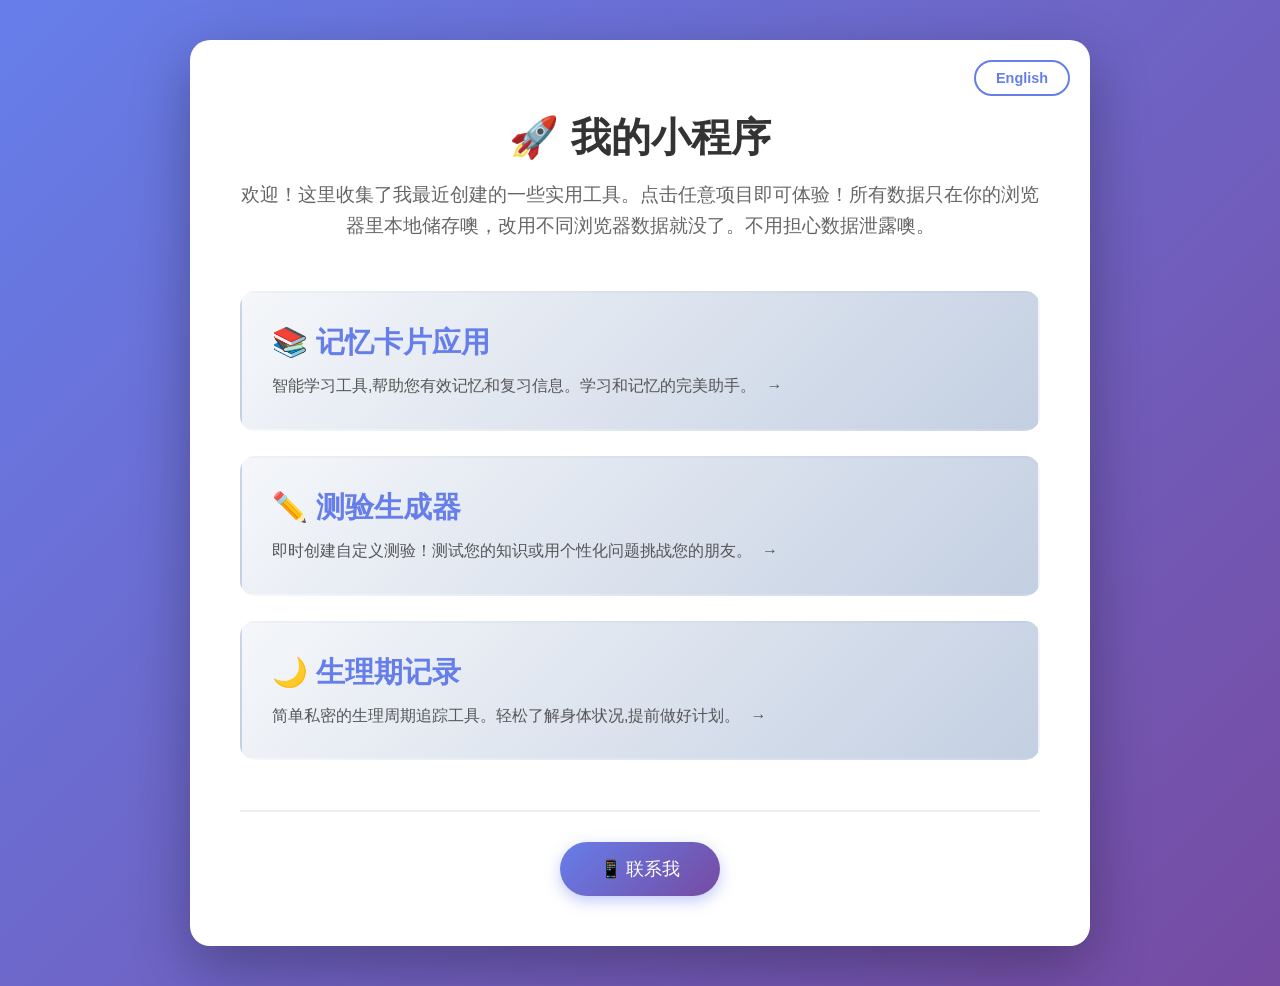
<file: index.html>
<!DOCTYPE html>
<html lang="zh-CN">
<head>
    <meta charset="UTF-8">
    <meta name="viewport" content="width=device-width, initial-scale=1.0">
    <title>我的小程序</title>
    <style>
        * {
            margin: 0;
            padding: 0;
            box-sizing: border-box;
        }

        body {
            font-family: 'Segoe UI', Tahoma, Geneva, Verdana, sans-serif, 'Microsoft YaHei', sans-serif;
            background: linear-gradient(135deg, #667eea 0%, #764ba2 100%);
            min-height: 100vh;
            display: flex;
            flex-direction: column;
            align-items: center;
            padding: 20px;
        }

        .container {
            max-width: 900px;
            width: 100%;
            background: white;
            border-radius: 20px;
            box-shadow: 0 20px 60px rgba(0, 0, 0, 0.3);
            padding: 50px;
            margin: 20px 0;
            position: relative;
        }

        .language-toggle {
            position: absolute;
            top: 20px;
            right: 20px;
            background: white;
            border: 2px solid #667eea;
            color: #667eea;
            padding: 8px 20px;
            border-radius: 25px;
            cursor: pointer;
            font-size: 0.9em;
            font-weight: 600;
            transition: all 0.3s ease;
        }

        .language-toggle:hover {
            background: #667eea;
            color: white;
        }

        header {
            text-align: center;
            margin-bottom: 50px;
            margin-top: 20px;
        }

        h1 {
            color: #333;
            font-size: 2.5em;
            margin-bottom: 15px;
        }

        .subtitle {
            color: #666;
            font-size: 1.2em;
            line-height: 1.6;
        }

        .projects {
            display: grid;
            gap: 25px;
            margin-bottom: 50px;
        }

        .project-card {
            background: linear-gradient(135deg, #f5f7fa 0%, #c3cfe2 100%);
            border-radius: 15px;
            padding: 30px;
            text-decoration: none;
            color: #333;
            transition: all 0.3s ease;
            border: 2px solid transparent;
        }

        .project-card:hover {
            transform: translateY(-5px);
            box-shadow: 0 10px 25px rgba(0, 0, 0, 0.15);
            border-color: #667eea;
        }

        .project-card h2 {
            color: #667eea;
            font-size: 1.8em;
            margin-bottom: 10px;
        }

        .project-card p {
            color: #555;
            line-height: 1.6;
        }

        .project-card .arrow {
            display: inline-block;
            margin-left: 10px;
            transition: transform 0.3s ease;
        }

        .project-card:hover .arrow {
            transform: translateX(5px);
        }

        .contact-section {
            text-align: center;
            padding-top: 30px;
            border-top: 2px solid #eee;
        }

        .contact-btn {
            background: linear-gradient(135deg, #667eea 0%, #764ba2 100%);
            color: white;
            border: none;
            padding: 15px 40px;
            font-size: 1.1em;
            border-radius: 50px;
            cursor: pointer;
            transition: all 0.3s ease;
            box-shadow: 0 5px 15px rgba(102, 126, 234, 0.4);
        }

        .contact-btn:hover {
            transform: translateY(-2px);
            box-shadow: 0 8px 20px rgba(102, 126, 234, 0.6);
        }

        .contact-btn:active {
            transform: translateY(0);
        }

        .toast {
            position: fixed;
            bottom: 30px;
            right: 30px;
            background: #4caf50;
            color: white;
            padding: 15px 25px;
            border-radius: 10px;
            box-shadow: 0 5px 15px rgba(0, 0, 0, 0.3);
            opacity: 0;
            transform: translateY(20px);
            transition: all 0.3s ease;
            pointer-events: none;
        }

        .toast.show {
            opacity: 1;
            transform: translateY(0);
        }

        @media (max-width: 600px) {
            .container {
                padding: 30px 20px;
            }

            h1 {
                font-size: 2em;
            }

            .project-card h2 {
                font-size: 1.5em;
            }

            .language-toggle {
                top: 10px;
                right: 10px;
                padding: 6px 15px;
                font-size: 0.85em;
            }
        }
    </style>
</head>
<body>
    <div class="container">
        <button class="language-toggle" onclick="toggleLanguage()">English</button>
        
        <header>
            <h1 id="title">🚀 我的小程序</h1>
            <p class="subtitle" id="subtitle">欢迎！这里收集了我最近创建的一些实用工具。点击任意项目即可体验！所有数据只在你的浏览器里本地储存噢，改用不同浏览器数据就没了。不用担心数据泄露噢。</p>
        </header>

        <div class="projects">
            <a href="https://hjuan422-hjj.github.io/MemoryHelper.html" class="project-card">
                <h2 id="project1-title">📚 记忆卡片应用</h2>
                <p id="project1-desc">智能学习工具,帮助您有效记忆和复习信息。学习和记忆的完美助手。<span class="arrow">→</span></p>
            </a>

            <a href="https://hjuan422-hjj.github.io/littleQuiz.html" class="project-card">
                <h2 id="project2-title">✏️ 测验生成器</h2>
                <p id="project2-desc">即时创建自定义测验！测试您的知识或用个性化问题挑战您的朋友。<span class="arrow">→</span></p>
            </a>

            <a href="https://hjuan422-hjj.github.io/MoonRecord.html" class="project-card">
                <h2 id="project3-title">🌙 生理期记录</h2>
                <p id="project3-desc">简单私密的生理周期追踪工具。轻松了解身体状况,提前做好计划。<span class="arrow">→</span></p>
            </a>
        </div>

        <div class="contact-section">
            <button class="contact-btn" onclick="copyQQ()">
                <span id="contact-btn-text">📱 联系我</span>
            </button>
        </div>
    </div>

    <div class="toast" id="toast">QQ号已复制：12345</div>

    <script>
        let currentLang = 'zh';

        const translations = {
            zh: {
                title: '🚀 我的小程序',
                subtitle: '欢迎！这里收集了我最近创建的一些实用工具。点击任意项目即可体验！',
                project1Title: '📚 记忆卡片应用',
                project1Desc: '智能学习工具,帮助您有效记忆和复习信息。学习和记忆的完美助手。',
                project2Title: '✏️ 测验生成器',
                project2Desc: '即时创建自定义测验！测试您的知识或用个性化问题挑战您的朋友。',
                project3Title: '🌙 生理期记录',
                project3Desc: '简单私密的生理周期追踪工具。轻松了解身体状况,提前做好计划。',
                contactBtn: '📱 联系我',
                toast: 'QQ号已复制：12345',
                langBtn: 'English'
            },
            en: {
                title: '🚀 My Little Programs',
                subtitle: 'Welcome! Here\'s a collection of handy tools I\'ve created recently. Click on any project to try it out! Note all the data are stored in the local storage function of your browser. No need to worry about data leakeage',
                project1Title: '📚 Flashcard App',
                project1Desc: 'A smart learning tool to help you memorize and review information effectively. Perfect for studying and retention.',
                project2Title: '✏️ Quiz Generator',
                project2Desc: 'Create custom quizzes instantly! Test your knowledge or challenge your friends with personalized questions.',
                project3Title: '🌙 Period Tracker',
                project3Desc: 'A private and simple way to track your menstrual cycle. Stay informed and plan ahead with ease.',
                contactBtn: '📱 Contact Me',
                toast: 'QQ number copied: 12345',
                langBtn: '中文'
            }
        };

        function toggleLanguage() {
            currentLang = currentLang === 'zh' ? 'en' : 'zh';
            const t = translations[currentLang];
            
            document.getElementById('title').textContent = t.title;
            document.getElementById('subtitle').textContent = t.subtitle;
            document.getElementById('project1-title').textContent = t.project1Title;
            document.getElementById('project1-desc').innerHTML = t.project1Desc + '<span class="arrow">→</span>';
            document.getElementById('project2-title').textContent = t.project2Title;
            document.getElementById('project2-desc').innerHTML = t.project2Desc + '<span class="arrow">→</span>';
            document.getElementById('project3-title').textContent = t.project3Title;
            document.getElementById('project3-desc').innerHTML = t.project3Desc + '<span class="arrow">→</span>';
            document.getElementById('contact-btn-text').textContent = t.contactBtn;
            document.querySelector('.language-toggle').textContent = t.langBtn;
            document.getElementById('toast').textContent = t.toast;
            
            document.documentElement.lang = currentLang === 'zh' ? 'zh-CN' : 'en';
            document.title = currentLang === 'zh' ? '我的小程序' : 'My Little Programs';
        }

        function copyQQ() {
            const qqNumber = '12345';
            
            navigator.clipboard.writeText(qqNumber).then(() => {
                const toast = document.getElementById('toast');
                toast.classList.add('show');
                
                setTimeout(() => {
                    toast.classList.remove('show');
                }, 3000);
            }).catch(err => {
                alert('QQ: ' + qqNumber);
            });
        }
    </script>
</body>
</html>
</file>
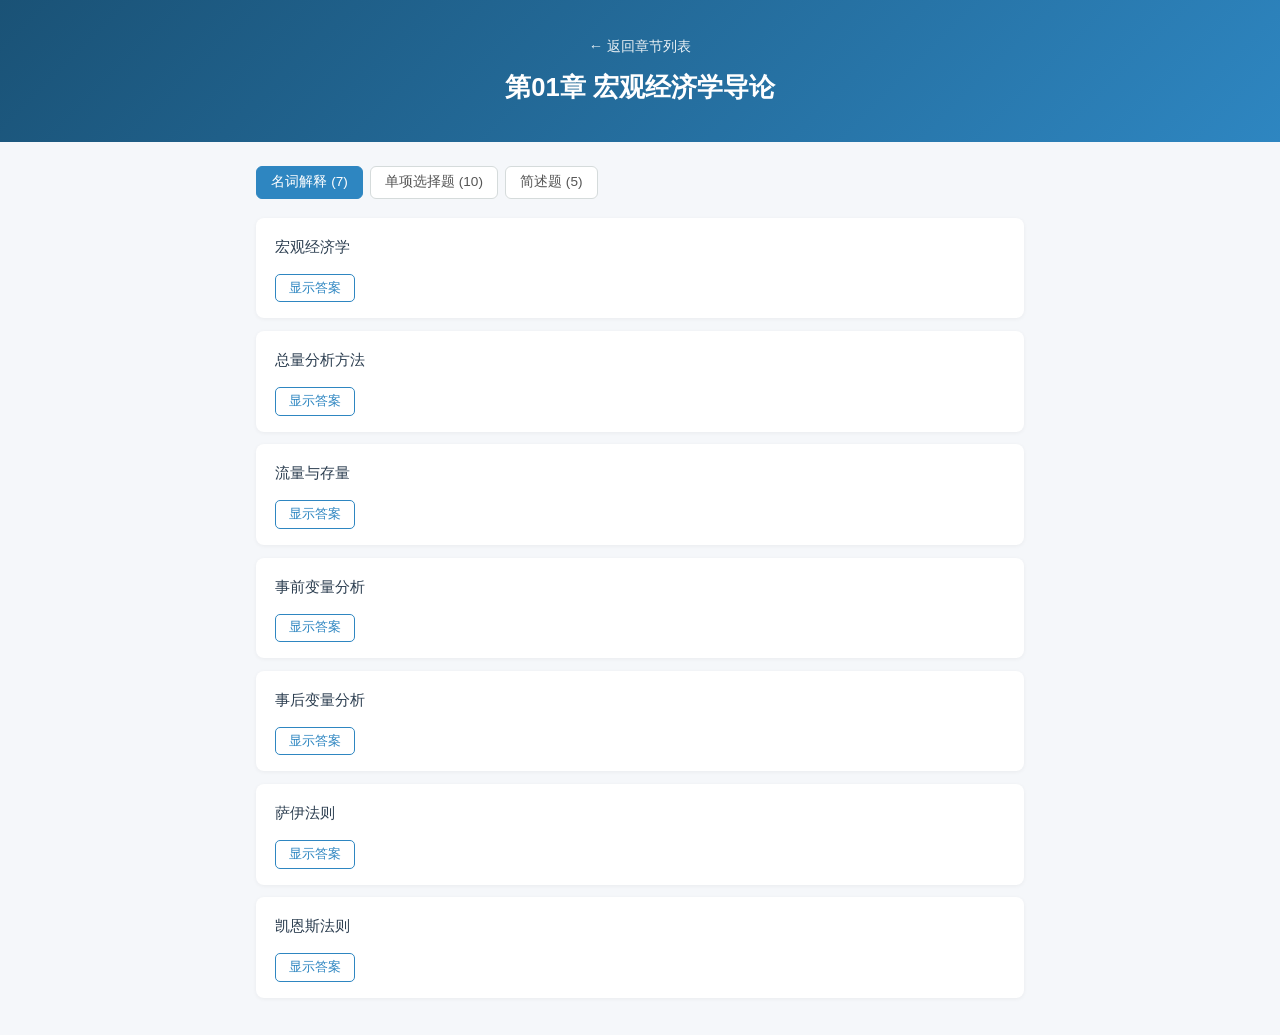
<file: chapter.html>
<!DOCTYPE html>
<html lang="zh-CN">
<head>
<meta charset="UTF-8">
<meta name="viewport" content="width=device-width, initial-scale=1.0">
<title>宏观经济学B 复习题库</title>
<link rel="stylesheet" href="style.css">
</head>
<body>
<header>
  <a href="macro.html" class="back-link">&larr; 返回章节列表</a>
  <h1 id="chapter-title">加载中...</h1>
</header>

<main>
  <div class="tabs" id="tabs"></div>
  <div id="questions-container"></div>
</main>

<script src="data/question-data.js"></script>
<script>
(function () {
  const params = new URLSearchParams(window.location.search);
  const chapterId = params.get("id") || "ch01";

  const chapterTitle = document.getElementById("chapter-title");
  const tabsEl = document.getElementById("tabs");
  const container = document.getElementById("questions-container");

  const data = QUESTION_DATA[chapterId];
  if (!data) {
    chapterTitle.textContent = "章节未找到";
    container.innerHTML = '<div class="empty-state">请从首页选择有效章节</div>';
    return;
  }

  chapterTitle.textContent = `第${data.id.slice(2)}章 ${data.title}`;
  const sections = data.sections;

  if (sections.length === 0) {
    container.innerHTML = '<div class="empty-state">本章暂无题目</div>';
    return;
  }

  sections.forEach(s => {
    const btn = document.createElement("button");
    btn.className = "tab-btn";
    btn.textContent = `${s.type} (${s.questions.length})`;
    btn.dataset.type = s.type;
    btn.addEventListener("click", () => switchSection(s.type));
    tabsEl.appendChild(btn);
  });

  const first = sections.find(s => s.questions.length > 0) || sections[0];
  switchSection(first.type);

  function switchSection(type) {
    document.querySelectorAll(".tab-btn").forEach(b => {
      b.classList.toggle("active", b.dataset.type === type);
    });

    const section = sections.find(s => s.type === type);
    if (!section || section.questions.length === 0) {
      container.innerHTML = '<div class="empty-state">本章无此题型题目</div>';
      return;
    }

    container.innerHTML = "";
    section.questions.forEach(q => {
      const card = document.createElement("div");
      card.className = "question-card";

      const textDiv = document.createElement("div");
      textDiv.className = "question-text";
      textDiv.textContent = q.text;
      card.appendChild(textDiv);

      const btn = document.createElement("button");
      btn.className = "answer-btn";
      btn.textContent = "显示答案";
      btn.addEventListener("click", () => {
        const isRevealed = btn.classList.toggle("revealed");
        btn.textContent = isRevealed ? "隐藏答案" : "显示答案";
        ansEl.classList.toggle("visible", isRevealed);
      });
      card.appendChild(btn);

      const ansEl = document.createElement("div");
      ansEl.className = "answer-content";
      ansEl.textContent = q.answer || "（本题无答案）";
      card.appendChild(ansEl);

      container.appendChild(card);
    });
  }
})();
</script>
</body>
</html>
</file>
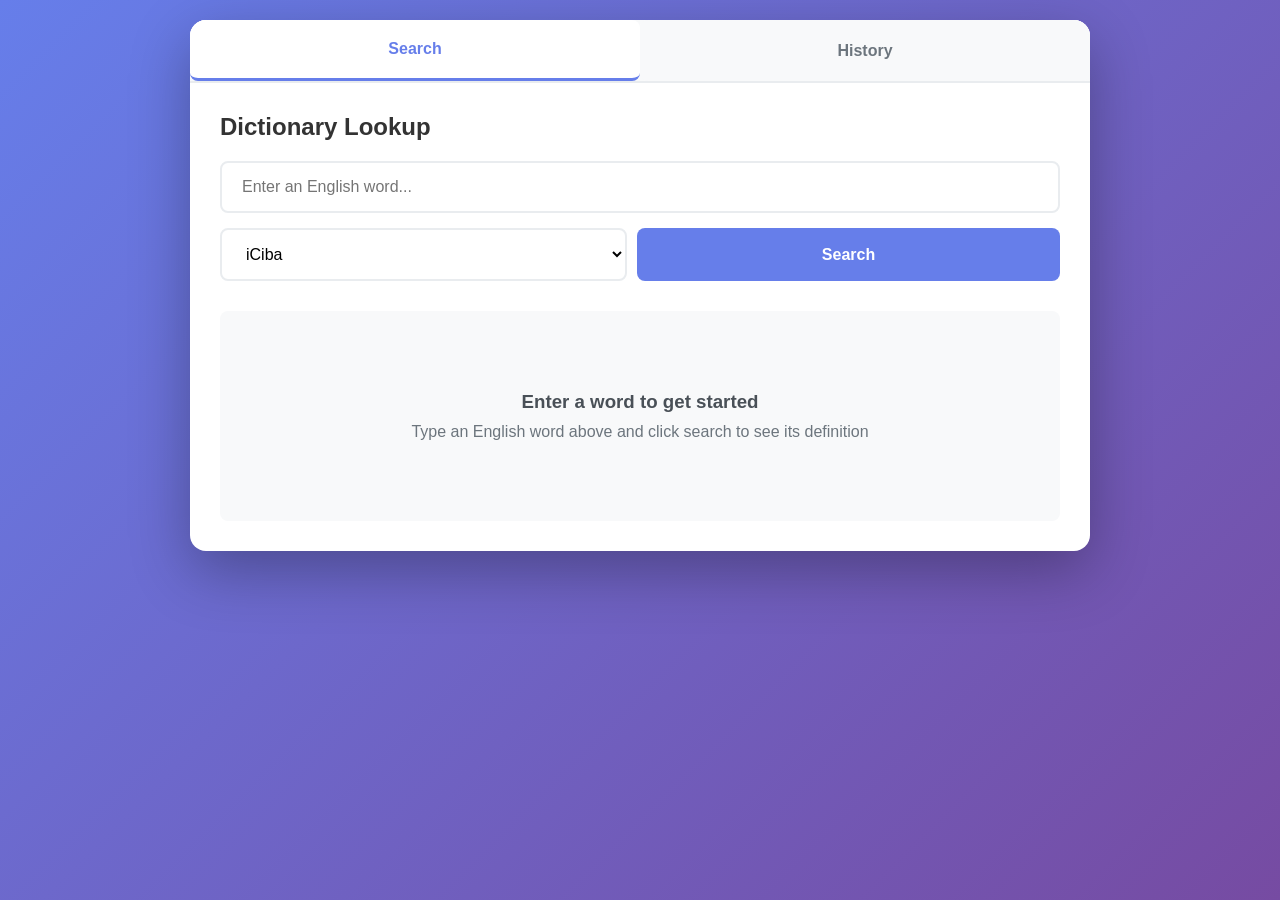
<file: dictionary.html>
<!DOCTYPE html>
<html lang="en">
<head>
    <meta charset="UTF-8">
    <meta name="viewport" content="width=device-width, initial-scale=1.0">
    <title>Dictionary App</title>
    <style>
        * {
            margin: 0;
            padding: 0;
            box-sizing: border-box;
        }

        body {
            font-family: -apple-system, BlinkMacSystemFont, 'Segoe UI', Roboto, Oxygen, Ubuntu, Cantarell, sans-serif;
            background: linear-gradient(135deg, #667eea 0%, #764ba2 100%);
            min-height: 100vh;
            padding: 20px;
        }

        .container {
            max-width: 900px;
            margin: 0 auto;
            background: white;
            border-radius: 16px;
            box-shadow: 0 20px 60px rgba(0, 0, 0, 0.3);
            overflow: hidden;
        }

        .tabs {
            display: flex;
            background: #f8f9fa;
            border-bottom: 2px solid #e9ecef;
        }

        .tab {
            flex: 1;
            padding: 20px;
            text-align: center;
            cursor: pointer;
            background: #f8f9fa;
            border: none;
            font-size: 16px;
            font-weight: 600;
            color: #6c757d;
            transition: all 0.3s ease;
        }

        .tab:hover {
            background: #e9ecef;
        }

        .tab.active {
            background: white;
            color: #667eea;
            border-bottom: 3px solid #667eea;
        }

        .tab-content {
            display: none;
            padding: 30px;
            animation: fadeIn 0.3s ease;
        }

        .tab-content.active {
            display: block;
        }

        @keyframes fadeIn {
            from {
                opacity: 0;
                transform: translateY(10px);
            }
            to {
                opacity: 1;
                transform: translateY(0);
            }
        }

        .search-section {
            margin-bottom: 30px;
        }

        .search-box {
            display: flex;
            gap: 10px;
            margin-bottom: 15px;
        }

        .search-controls {
            display: flex;
            gap: 10px;
            margin-bottom: 20px;
            flex-wrap: wrap;
        }

        #dictionarySelect {
            flex: 1;
            min-width: 150px;
            padding: 15px 20px;
            font-size: 16px;
            border: 2px solid #e9ecef;
            border-radius: 8px;
            cursor: pointer;
            background: white;
        }

        .search-btn {
            flex: 1;
            min-width: 150px;
        }

        @media (max-width: 600px) {
            .search-controls {
                flex-direction: column;
            }
            
            #dictionarySelect,
            .search-btn {
                width: 100%;
            }
        }

        input[type="text"] {
            flex: 1;
            padding: 15px 20px;
            font-size: 16px;
            border: 2px solid #e9ecef;
            border-radius: 8px;
            transition: border-color 0.3s ease;
        }

        input[type="text"]:focus {
            outline: none;
            border-color: #667eea;
        }

        button {
            padding: 15px 30px;
            background: #667eea;
            color: white;
            border: none;
            border-radius: 8px;
            font-size: 16px;
            font-weight: 600;
            cursor: pointer;
            transition: background 0.3s ease;
        }

        button:hover {
            background: #5568d3;
        }

        button:active {
            transform: scale(0.98);
        }

        .result-container {
            background: #f8f9fa;
            border-radius: 8px;
            padding: 20px;
            min-height: 200px;
        }

        iframe {
            width: 100%;
            height: 600px;
            border: none;
            border-radius: 8px;
            background: white;
        }

        .history-list {
            list-style: none;
        }

        .history-item {
            display: flex;
            justify-content: space-between;
            align-items: center;
            padding: 15px 20px;
            background: #f8f9fa;
            margin-bottom: 10px;
            border-radius: 8px;
            transition: all 0.3s ease;
        }

        .history-item:hover {
            background: #e9ecef;
            transform: translateX(5px);
        }

        .word-link {
            flex: 1;
            cursor: pointer;
            color: #667eea;
            font-weight: 600;
            font-size: 16px;
        }

        .word-link:hover {
            text-decoration: underline;
        }

        .delete-btn {
            padding: 8px 16px;
            background: #dc3545;
            color: white;
            border: none;
            border-radius: 6px;
            cursor: pointer;
            font-size: 14px;
            transition: background 0.3s ease;
        }

        .delete-btn:hover {
            background: #c82333;
        }

        .empty-state {
            text-align: center;
            padding: 60px 20px;
            color: #6c757d;
        }

        .empty-state h3 {
            margin-bottom: 10px;
            color: #495057;
        }

        .timestamp {
            font-size: 12px;
            color: #6c757d;
            margin-left: 15px;
        }

        .clear-all-btn {
            background: #6c757d;
            margin-bottom: 20px;
        }

        .clear-all-btn:hover {
            background: #5a6268;
        }
    </style>
</head>
<body>
    <div class="container">
        <div class="tabs">
            <button class="tab active" onclick="switchTab('search')">Search</button>
            <button class="tab" onclick="switchTab('history')">History</button>
        </div>

        <div id="search-tab" class="tab-content active">
            <div class="search-section">
                <h2 style="margin-bottom: 20px; color: #333;">Dictionary Lookup</h2>
                <div class="search-box">
                    <input 
                        type="text" 
                        id="wordInput" 
                        placeholder="Enter an English word..."
                        onkeypress="handleKeyPress(event)"
                        style="width: 100%;"
                    >
                </div>
                <div class="search-controls">
                    <select id="dictionarySelect">
                        <option value="iciba">iCiba</option>
                        <option value="quword">Quword</option>
                        <option value="merriam">Merriam-Webster</option>
                    </select>
                    <button onclick="searchWord()" class="search-btn">Search</button>
                </div>
            </div>
            <div class="result-container" id="resultContainer">
                <div class="empty-state">
                    <h3>Enter a word to get started</h3>
                    <p>Type an English word above and click search to see its definition</p>
                </div>
            </div>
        </div>

        <div id="history-tab" class="tab-content">
            <h2 style="margin-bottom: 20px; color: #333;">Search History</h2>
            <button class="clear-all-btn" onclick="clearAllHistory()">Clear All History</button>
            <ul class="history-list" id="historyList">
                <div class="empty-state">
                    <h3>No search history yet</h3>
                    <p>Words you search will appear here</p>
                </div>
            </ul>
        </div>
    </div>

    <script>
        // Load search history from localStorage
        function loadHistory() {
            const history = localStorage.getItem('searchHistory');
            return history ? JSON.parse(history) : [];
        }

        // Save search history to localStorage
        function saveHistory(history) {
            localStorage.setItem('searchHistory', JSON.stringify(history));
        }

        // Add word to history
        function addToHistory(word) {
            let history = loadHistory();
            
            // Remove duplicate if exists
            history = history.filter(item => item.word.toLowerCase() !== word.toLowerCase());
            
            // Add new word at the beginning
            history.unshift({
                word: word,
                timestamp: new Date().toISOString()
            });
            
            // Keep only last 50 searches
            if (history.length > 50) {
                history = history.slice(0, 50);
            }
            
            saveHistory(history);
            updateHistoryDisplay();
        }

        // Search word
        function searchWord() {
            const wordInput = document.getElementById('wordInput');
            const word = wordInput.value.trim();
            
            if (!word) {
                alert('Please enter a word');
                return;
            }
            
            // Add to history
            addToHistory(word);
            
            // Display result with selected dictionary
            const dictionary = document.getElementById('dictionarySelect').value;
            displayWord(word, dictionary);
        }

        // Display word definition
        function displayWord(word, dictionary = 'iciba') {
            const resultContainer = document.getElementById('resultContainer');
            let url;
            
            switch(dictionary) {
                case 'quword':
                    url = `https://www.quword.com/w/${encodeURIComponent(word)}`;
                    break;
                case 'merriam':
                    url = `https://www.merriam-webster.com/dictionary/${encodeURIComponent(word)}`;
                    break;
                case 'iciba':
                default:
                    url = `https://www.iciba.com/word?w=${encodeURIComponent(word)}`;
                    break;
            }
            
            resultContainer.innerHTML = `
                <iframe src="${url}" title="Dictionary Result"></iframe>
            `;
        }

        // Update history display
        function updateHistoryDisplay() {
            const historyList = document.getElementById('historyList');
            const history = loadHistory();
            
            if (history.length === 0) {
                historyList.innerHTML = `
                    <div class="empty-state">
                        <h3>No search history yet</h3>
                        <p>Words you search will appear here</p>
                    </div>
                `;
                return;
            }
            
            historyList.innerHTML = history.map((item, index) => {
                const date = new Date(item.timestamp);
                const timeStr = date.toLocaleString();
                
                return `
                    <li class="history-item">
                        <span class="word-link" onclick="searchFromHistory('${item.word}')">
                            ${item.word}
                        </span>
                        <span class="timestamp">${timeStr}</span>
                        <button class="delete-btn" onclick="deleteFromHistory(${index})">Delete</button>
                    </li>
                `;
            }).join('');
        }

        // Search from history
        function searchFromHistory(word) {
            // Switch to search tab
            switchTab('search');
            
            // Set input value
            document.getElementById('wordInput').value = word;
            
            // Get current dictionary selection
            const dictionary = document.getElementById('dictionarySelect').value;
            
            // Display result
            displayWord(word, dictionary);
        }

        // Delete from history
        function deleteFromHistory(index) {
            let history = loadHistory();
            history.splice(index, 1);
            saveHistory(history);
            updateHistoryDisplay();
        }

        // Clear all history
        function clearAllHistory() {
            if (confirm('Are you sure you want to clear all search history?')) {
                localStorage.removeItem('searchHistory');
                updateHistoryDisplay();
            }
        }

        // Switch tabs
        function switchTab(tabName) {
            // Update tab buttons
            const tabs = document.querySelectorAll('.tab');
            tabs.forEach(tab => {
                tab.classList.remove('active');
                if ((tabName === 'search' && tab.textContent === 'Search') ||
                    (tabName === 'history' && tab.textContent === 'History')) {
                    tab.classList.add('active');
                }
            });
            
            // Update tab content
            const tabContents = document.querySelectorAll('.tab-content');
            tabContents.forEach(content => content.classList.remove('active'));
            
            if (tabName === 'search') {
                document.getElementById('search-tab').classList.add('active');
            } else if (tabName === 'history') {
                document.getElementById('history-tab').classList.add('active');
                updateHistoryDisplay();
            }
        }

        // Handle Enter key press
        function handleKeyPress(event) {
            if (event.key === 'Enter') {
                searchWord();
            }
        }

        // Initialize history display on page load
        window.onload = function() {
            updateHistoryDisplay();
        };
    </script>
</body>
</html>
</file>
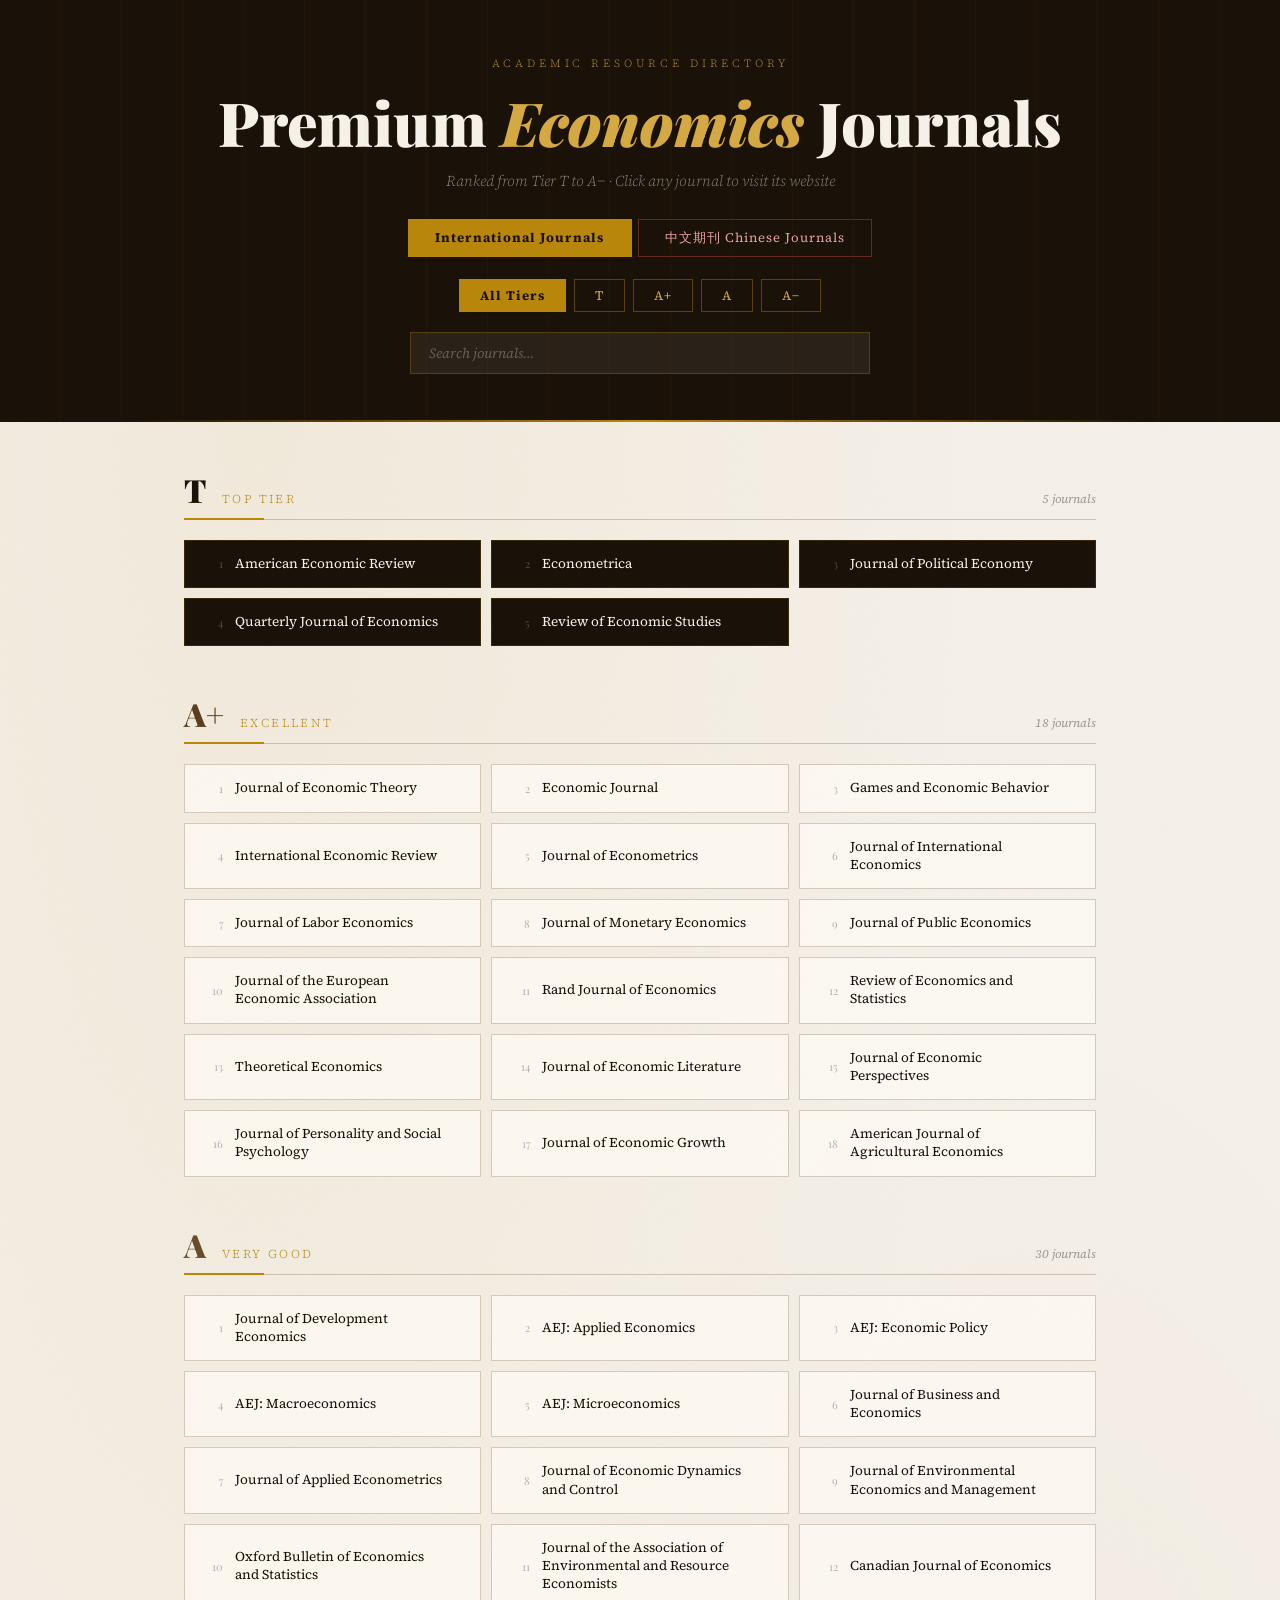
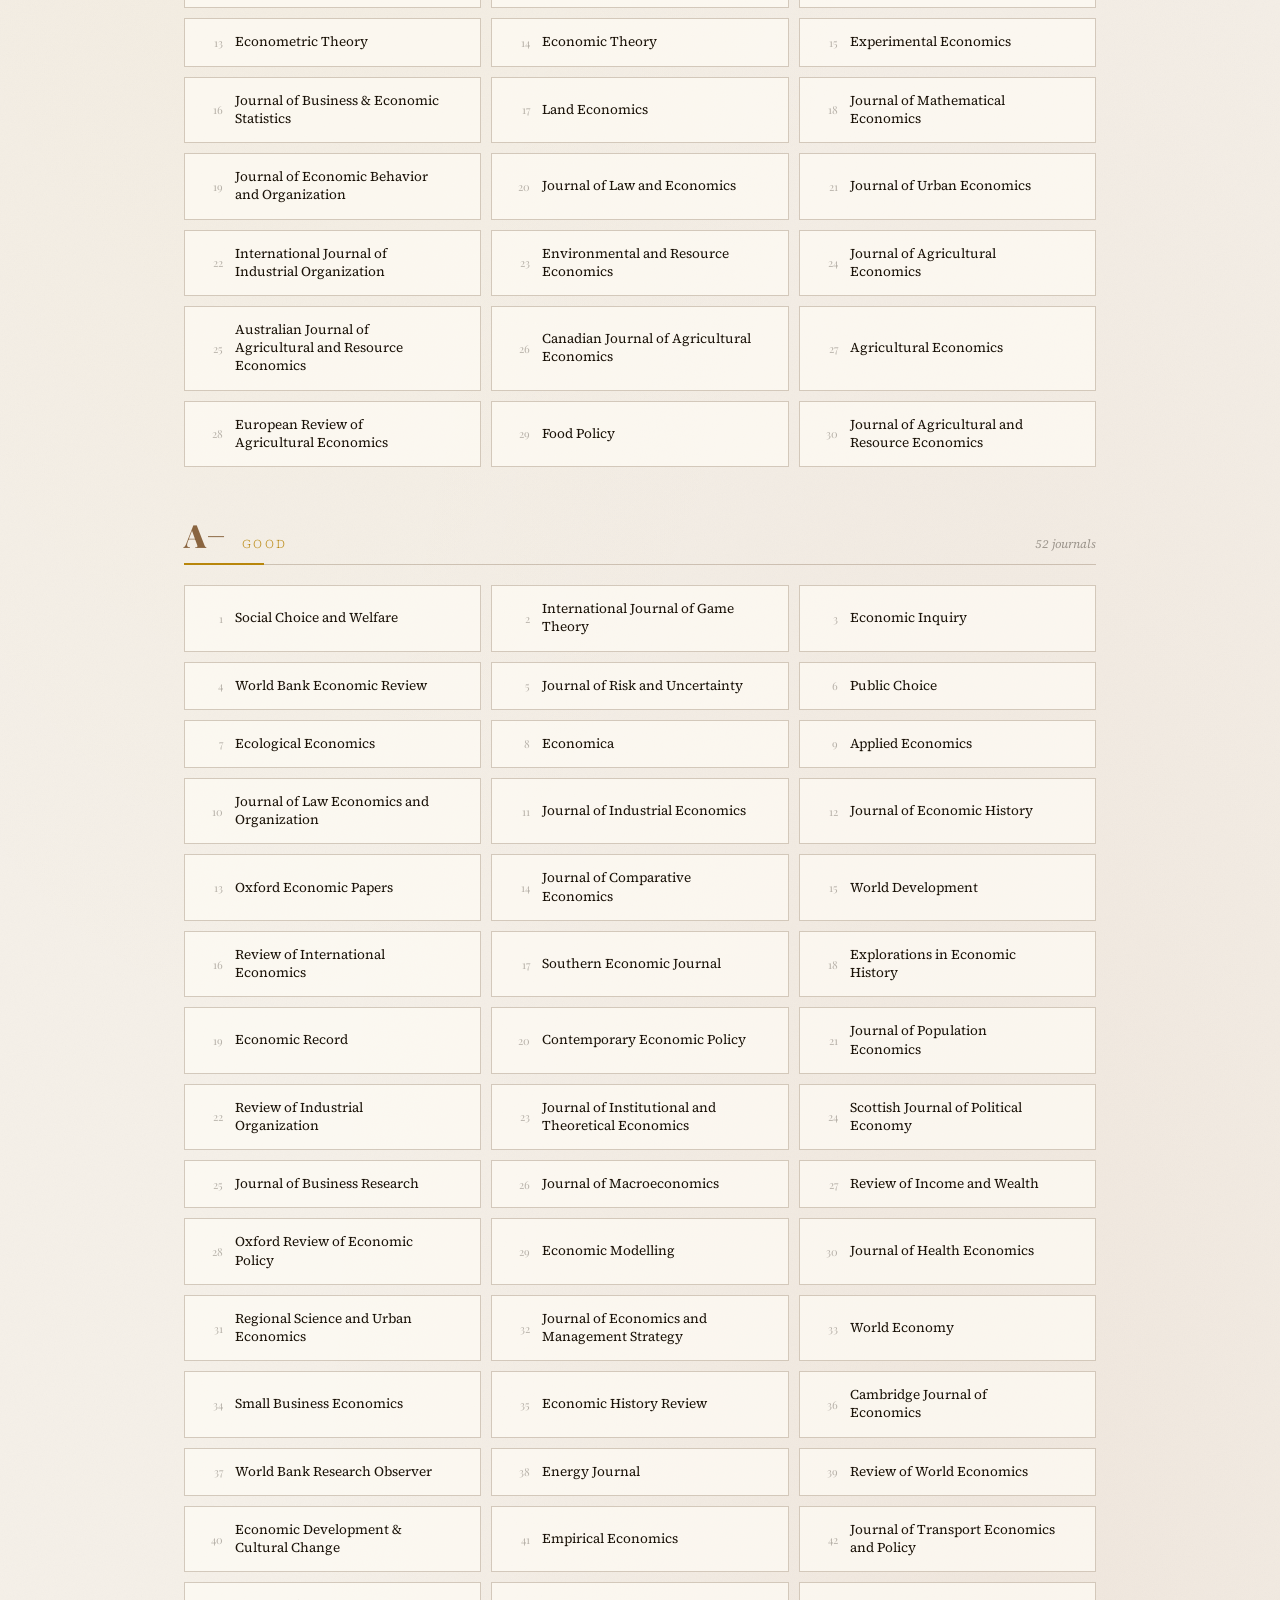
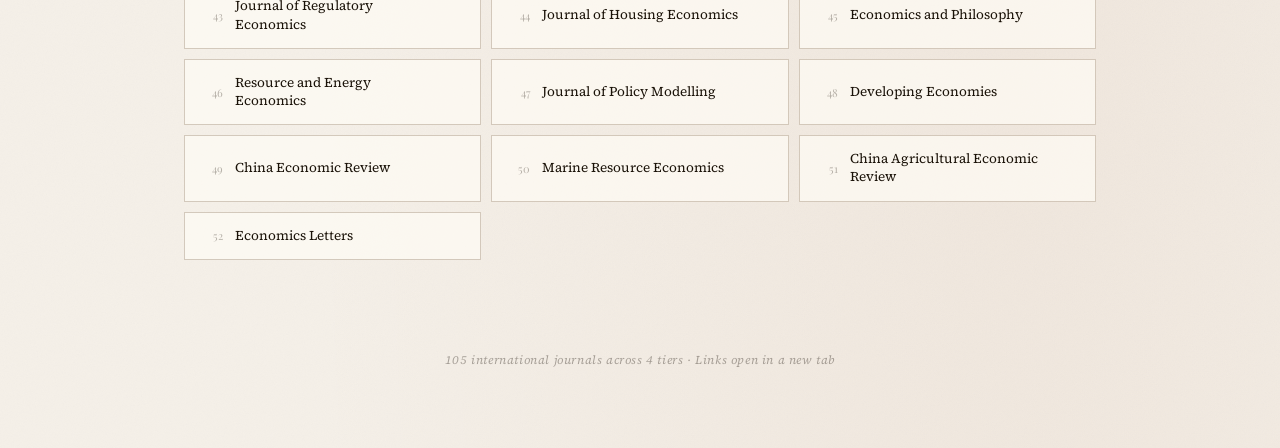
<file: econ.html>
<!DOCTYPE html>
<html lang="en">
<head>
<meta charset="UTF-8">
<meta name="viewport" content="width=device-width, initial-scale=1.0">
<title>Premium Economics Journals</title>
<link href="https://fonts.googleapis.com/css2?family=Playfair+Display:wght@400;700;900&family=Source+Serif+4:ital,opsz,wght@0,8..60,300;0,8..60,400;1,8..60,300&display=swap" rel="stylesheet">
<style>
  :root {
    --cream: #f5f0e8;
    --parchment: #ede5d0;
    --ink: #1a1208;
    --sepia: #5c3d1e;
    --gold: #b8860b;
    --gold-light: #d4a843;
    --rust: #8b3a0f;
    --border: rgba(92,61,30,0.25);
    --shadow: rgba(26,18,8,0.12);
  }

  * { margin: 0; padding: 0; box-sizing: border-box; }

  body {
    background-color: var(--cream);
    background-image:
      radial-gradient(ellipse at 20% 10%, rgba(184,134,11,0.06) 0%, transparent 50%),
      radial-gradient(ellipse at 80% 90%, rgba(139,58,15,0.05) 0%, transparent 50%),
      url("data:image/svg+xml,%3Csvg xmlns='http://www.w3.org/2000/svg' width='400' height='400'%3E%3Cfilter id='noise'%3E%3CfeTurbulence type='fractalNoise' baseFrequency='0.9' numOctaves='4' stitchTiles='stitch'/%3E%3CfeColorMatrix type='saturate' values='0'/%3E%3C/filter%3E%3Crect width='400' height='400' filter='url(%23noise)' opacity='0.04'/%3E%3C/svg%3E");
    font-family: 'Source Serif 4', Georgia, serif;
    color: var(--ink);
    min-height: 100vh;
    padding: 0 0 80px;
  }

  header {
    background: var(--ink);
    padding: 56px 40px 48px;
    text-align: center;
    position: relative;
    overflow: hidden;
  }
  header::before {
    content: '';
    position: absolute;
    inset: 0;
    background: repeating-linear-gradient(90deg, transparent, transparent 60px, rgba(184,134,11,0.04) 60px, rgba(184,134,11,0.04) 61px);
  }
  header::after {
    content: '';
    position: absolute;
    bottom: 0; left: 10%; right: 10%;
    height: 2px;
    background: linear-gradient(90deg, transparent, var(--gold), transparent);
  }

  .header-eyebrow {
    font-size: 11px;
    font-weight: 300;
    letter-spacing: 0.35em;
    text-transform: uppercase;
    color: var(--gold-light);
    opacity: 0.8;
    margin-bottom: 18px;
  }

  h1 {
    font-family: 'Playfair Display', serif;
    font-size: clamp(2.2rem, 5vw, 3.8rem);
    font-weight: 900;
    color: var(--cream);
    line-height: 1.1;
    margin-bottom: 14px;
  }
  h1 em { color: var(--gold-light); font-style: italic; }

  .header-sub {
    font-size: 15px;
    font-weight: 300;
    font-style: italic;
    color: rgba(245,240,232,0.5);
    margin-bottom: 28px;
  }

  /* Tab bar */
  .tab-bar {
    display: flex;
    gap: 6px;
    justify-content: center;
    flex-wrap: wrap;
    position: relative;
    z-index: 1;
    margin-bottom: 22px;
  }
  .tab-btn {
    background: transparent;
    border: 1px solid rgba(184,134,11,0.4);
    color: var(--gold-light);
    font-family: 'Source Serif 4', serif;
    font-size: 13px;
    letter-spacing: 0.08em;
    padding: 9px 26px;
    cursor: pointer;
    transition: all 0.2s;
  }
  .tab-btn:hover { background: rgba(184,134,11,0.12); }
  .tab-btn.active {
    background: var(--gold);
    border-color: var(--gold);
    color: var(--ink);
    font-weight: 700;
  }
  .tab-btn.chinese-btn {
    border-color: rgba(180,60,60,0.5);
    color: #e8a0a0;
  }
  .tab-btn.chinese-btn:hover { background: rgba(139,26,26,0.15); }
  .tab-btn.chinese-btn.active {
    background: #8b1a1a;
    border-color: #8b1a1a;
    color: var(--cream);
  }

  /* Filter + search (international only) */
  .filter-bar {
    display: flex;
    gap: 8px;
    justify-content: center;
    flex-wrap: wrap;
    position: relative;
    z-index: 1;
  }
  .filter-btn {
    background: transparent;
    border: 1px solid rgba(184,134,11,0.4);
    color: var(--gold-light);
    font-family: 'Source Serif 4', serif;
    font-size: 13px;
    letter-spacing: 0.08em;
    padding: 7px 20px;
    cursor: pointer;
    transition: all 0.2s;
  }
  .filter-btn:hover, .filter-btn.active {
    background: var(--gold);
    border-color: var(--gold);
    color: var(--ink);
    font-weight: 700;
  }

  .search-wrap {
    max-width: 460px;
    margin: 20px auto 0;
    position: relative;
    z-index: 1;
  }
  .search-wrap input {
    width: 100%;
    background: rgba(245,240,232,0.07);
    border: 1px solid rgba(184,134,11,0.3);
    color: var(--cream);
    font-family: 'Source Serif 4', serif;
    font-size: 14px;
    padding: 10px 18px;
    outline: none;
    transition: border-color 0.2s;
  }
  .search-wrap input::placeholder { color: rgba(245,240,232,0.3); font-style: italic; }
  .search-wrap input:focus { border-color: var(--gold); }

  main { max-width: 960px; margin: 0 auto; padding: 52px 24px 0; }

  .view { display: none; }
  .view.active { display: block; }

  /* Tier sections */
  .tier-section { margin-bottom: 52px; animation: fadeUp 0.4s ease both; }
  @keyframes fadeUp {
    from { opacity: 0; transform: translateY(16px); }
    to   { opacity: 1; transform: translateY(0); }
  }

  .tier-header {
    display: flex;
    align-items: baseline;
    gap: 16px;
    margin-bottom: 20px;
    padding-bottom: 12px;
    border-bottom: 1px solid var(--border);
    position: relative;
  }
  .tier-header::after {
    content: '';
    position: absolute;
    bottom: -1px; left: 0;
    width: 80px; height: 2px;
    background: var(--gold);
  }

  .tier-badge { font-family: 'Playfair Display', serif; font-size: 2rem; font-weight: 900; line-height: 1; }
  .tier-T  .tier-badge { color: var(--ink); }
  .tier-Ap .tier-badge { color: var(--sepia); }
  .tier-A  .tier-badge { color: #6b4c2a; }
  .tier-Am .tier-badge { color: #8a6540; }
  .tier-label { font-size: 12px; letter-spacing: 0.2em; text-transform: uppercase; color: var(--gold); font-weight: 300; }
  .tier-count { margin-left: auto; font-size: 12px; color: rgba(26,18,8,0.4); font-style: italic; }

  .journal-grid { display: grid; grid-template-columns: repeat(auto-fill, minmax(280px, 1fr)); gap: 10px; }

  .journal-card {
    display: flex;
    align-items: center;
    gap: 12px;
    padding: 14px 16px;
    background: rgba(255,252,245,0.7);
    border: 1px solid var(--border);
    text-decoration: none;
    color: var(--ink);
    transition: all 0.22s ease;
    position: relative;
    overflow: hidden;
  }
  .journal-card::before {
    content: '';
    position: absolute;
    left: 0; top: 0; bottom: 0;
    width: 3px;
    background: transparent;
    transition: background 0.2s;
  }
  .journal-card:hover {
    background: rgba(255,252,245,1);
    border-color: rgba(184,134,11,0.5);
    transform: translateX(3px);
    box-shadow: -3px 3px 16px var(--shadow);
  }
  .journal-card:hover::before { background: var(--gold); }

  .card-num { font-family: 'Playfair Display', serif; font-size: 11px; color: rgba(26,18,8,0.3); min-width: 22px; text-align: right; }
  .card-name { font-size: 13.5px; line-height: 1.35; flex: 1; }
  .card-arrow { font-size: 12px; color: var(--gold); opacity: 0; transition: opacity 0.2s, transform 0.2s; transform: translateX(-4px); }
  .journal-card:hover .card-arrow { opacity: 1; transform: translateX(0); }

  .tier-T .journal-card { background: var(--ink); border-color: rgba(184,134,11,0.2); color: var(--cream); }
  .tier-T .journal-card:hover { background: #2a1e0a; border-color: var(--gold); box-shadow: -3px 3px 20px rgba(184,134,11,0.2); }
  .tier-T .card-num { color: rgba(245,240,232,0.25); }

  /* Chinese journals view */
  .chinese-header { text-align: center; margin-bottom: 40px; animation: fadeUp 0.4s ease both; }
  .chinese-header h2 {
    font-family: 'Playfair Display', serif;
    font-size: 2.2rem;
    font-weight: 700;
    color: var(--ink);
    margin-bottom: 8px;
  }
  .chinese-header p { font-style: italic; color: rgba(26,18,8,0.45); font-size: 14px; }
  .chinese-header::after {
    content: '';
    display: block;
    width: 60px; height: 2px;
    background: #8b1a1a;
    margin: 16px auto 0;
  }

  .chinese-grid {
    display: grid;
    grid-template-columns: repeat(auto-fill, minmax(300px, 1fr));
    gap: 12px;
    animation: fadeUp 0.4s ease both;
  }

  .chinese-card {
    display: flex;
    align-items: center;
    gap: 14px;
    padding: 20px 20px;
    background: rgba(255,252,245,0.8);
    border: 1px solid rgba(139,26,26,0.2);
    text-decoration: none;
    color: var(--ink);
    transition: all 0.22s ease;
    position: relative;
  }
  .chinese-card::before {
    content: '';
    position: absolute;
    left: 0; top: 0; bottom: 0;
    width: 3px;
    background: transparent;
    transition: background 0.2s;
  }
  .chinese-card:hover {
    background: #fff;
    border-color: rgba(139,26,26,0.45);
    transform: translateX(3px);
    box-shadow: -3px 3px 16px rgba(139,26,26,0.1);
  }
  .chinese-card:hover::before { background: #8b1a1a; }

  .chinese-num { font-family: 'Playfair Display', serif; font-size: 11px; color: rgba(139,26,26,0.35); min-width: 22px; text-align: right; }
  .chinese-name { font-size: 17px; line-height: 1.4; flex: 1; }
  .chinese-arrow { font-size: 12px; color: #8b1a1a; opacity: 0; transition: opacity 0.2s, transform 0.2s; transform: translateX(-4px); }
  .chinese-card:hover .chinese-arrow { opacity: 1; transform: translateX(0); }

  .hidden { display: none !important; }
  .no-results { text-align: center; padding: 60px 20px; color: rgba(26,18,8,0.4); font-style: italic; font-size: 16px; display: none; }
  footer { text-align: center; padding-top: 40px; font-size: 12px; color: rgba(26,18,8,0.35); letter-spacing: 0.05em; font-style: italic; }
</style>
</head>
<body>

<header>
  <div class="header-eyebrow">Academic Resource Directory</div>
  <h1>Premium <em>Economics</em> Journals</h1>
  <p class="header-sub">Ranked from Tier T to A− · Click any journal to visit its website</p>

  <div class="tab-bar">
    <button class="tab-btn active" data-view="international">International Journals</button>
    <button class="tab-btn chinese-btn" data-view="chinese">中文期刊 Chinese Journals</button>
  </div>

  <div id="intl-controls">
    <div class="filter-bar">
      <button class="filter-btn active" data-tier="all">All Tiers</button>
      <button class="filter-btn" data-tier="T">T</button>
      <button class="filter-btn" data-tier="A+">A+</button>
      <button class="filter-btn" data-tier="A">A</button>
      <button class="filter-btn" data-tier="A-">A−</button>
    </div>
    <div class="search-wrap">
      <input type="text" id="search" placeholder="Search journals…" autocomplete="off">
    </div>
  </div>
</header>

<main>

  <!-- INTERNATIONAL VIEW -->
  <div class="view active" id="view-international">
    <div class="no-results" id="noResults">No journals match your search.</div>

    <section class="tier-section tier-T" data-tier="T">
      <div class="tier-header">
        <span class="tier-badge">T</span>
        <span class="tier-label">Top Tier</span>
        <span class="tier-count">5 journals</span>
      </div>
      <div class="journal-grid">
        <a class="journal-card" href="https://www.aeaweb.org/journals/aer" target="_blank"><span class="card-num">1</span><span class="card-name">American Economic Review</span><span class="card-arrow">→</span></a>
        <a class="journal-card" href="https://www.econometricsociety.org/publications/econometrica" target="_blank"><span class="card-num">2</span><span class="card-name">Econometrica</span><span class="card-arrow">→</span></a>
        <a class="journal-card" href="https://www.journals.uchicago.edu/toc/jpe/current" target="_blank"><span class="card-num">3</span><span class="card-name">Journal of Political Economy</span><span class="card-arrow">→</span></a>
        <a class="journal-card" href="https://academic.oup.com/qje" target="_blank"><span class="card-num">4</span><span class="card-name">Quarterly Journal of Economics</span><span class="card-arrow">→</span></a>
        <a class="journal-card" href="https://academic.oup.com/restud" target="_blank"><span class="card-num">5</span><span class="card-name">Review of Economic Studies</span><span class="card-arrow">→</span></a>
      </div>
    </section>

    <section class="tier-section tier-Ap" data-tier="A+">
      <div class="tier-header">
        <span class="tier-badge">A+</span>
        <span class="tier-label">Excellent</span>
        <span class="tier-count">18 journals</span>
      </div>
      <div class="journal-grid">
        <a class="journal-card" href="https://www.sciencedirect.com/journal/journal-of-economic-theory" target="_blank"><span class="card-num">1</span><span class="card-name">Journal of Economic Theory</span><span class="card-arrow">→</span></a>
        <a class="journal-card" href="https://academic.oup.com/ej" target="_blank"><span class="card-num">2</span><span class="card-name">Economic Journal</span><span class="card-arrow">→</span></a>
        <a class="journal-card" href="https://www.sciencedirect.com/journal/games-and-economic-behavior" target="_blank"><span class="card-num">3</span><span class="card-name">Games and Economic Behavior</span><span class="card-arrow">→</span></a>
        <a class="journal-card" href="https://onlinelibrary.wiley.com/journal/14682354" target="_blank"><span class="card-num">4</span><span class="card-name">International Economic Review</span><span class="card-arrow">→</span></a>
        <a class="journal-card" href="https://www.sciencedirect.com/journal/journal-of-econometrics" target="_blank"><span class="card-num">5</span><span class="card-name">Journal of Econometrics</span><span class="card-arrow">→</span></a>
        <a class="journal-card" href="https://www.sciencedirect.com/journal/journal-of-international-economics" target="_blank"><span class="card-num">6</span><span class="card-name">Journal of International Economics</span><span class="card-arrow">→</span></a>
        <a class="journal-card" href="https://www.journals.uchicago.edu/toc/jole/current" target="_blank"><span class="card-num">7</span><span class="card-name">Journal of Labor Economics</span><span class="card-arrow">→</span></a>
        <a class="journal-card" href="https://www.sciencedirect.com/journal/journal-of-monetary-economics" target="_blank"><span class="card-num">8</span><span class="card-name">Journal of Monetary Economics</span><span class="card-arrow">→</span></a>
        <a class="journal-card" href="https://www.sciencedirect.com/journal/journal-of-public-economics" target="_blank"><span class="card-num">9</span><span class="card-name">Journal of Public Economics</span><span class="card-arrow">→</span></a>
        <a class="journal-card" href="https://academic.oup.com/jeea" target="_blank"><span class="card-num">10</span><span class="card-name">Journal of the European Economic Association</span><span class="card-arrow">→</span></a>
        <a class="journal-card" href="https://onlinelibrary.wiley.com/journal/17562171" target="_blank"><span class="card-num">11</span><span class="card-name">Rand Journal of Economics</span><span class="card-arrow">→</span></a>
        <a class="journal-card" href="https://direct.mit.edu/rest" target="_blank"><span class="card-num">12</span><span class="card-name">Review of Economics and Statistics</span><span class="card-arrow">→</span></a>
        <a class="journal-card" href="https://econtheory.org/" target="_blank"><span class="card-num">13</span><span class="card-name">Theoretical Economics</span><span class="card-arrow">→</span></a>
        <a class="journal-card" href="https://www.aeaweb.org/journals/jel" target="_blank"><span class="card-num">14</span><span class="card-name">Journal of Economic Literature</span><span class="card-arrow">→</span></a>
        <a class="journal-card" href="https://www.aeaweb.org/journals/jep" target="_blank"><span class="card-num">15</span><span class="card-name">Journal of Economic Perspectives</span><span class="card-arrow">→</span></a>
        <a class="journal-card" href="https://www.apa.org/pubs/journals/psp" target="_blank"><span class="card-num">16</span><span class="card-name">Journal of Personality and Social Psychology</span><span class="card-arrow">→</span></a>
        <a class="journal-card" href="https://link.springer.com/journal/10887" target="_blank"><span class="card-num">17</span><span class="card-name">Journal of Economic Growth</span><span class="card-arrow">→</span></a>
        <a class="journal-card" href="https://onlinelibrary.wiley.com/journal/14678276" target="_blank"><span class="card-num">18</span><span class="card-name">American Journal of Agricultural Economics</span><span class="card-arrow">→</span></a>
      </div>
    </section>

    <section class="tier-section tier-A" data-tier="A">
      <div class="tier-header">
        <span class="tier-badge">A</span>
        <span class="tier-label">Very Good</span>
        <span class="tier-count">30 journals</span>
      </div>
      <div class="journal-grid">
        <a class="journal-card" href="https://www.sciencedirect.com/journal/journal-of-development-economics" target="_blank"><span class="card-num">1</span><span class="card-name">Journal of Development Economics</span><span class="card-arrow">→</span></a>
        <a class="journal-card" href="https://www.aeaweb.org/journals/app" target="_blank"><span class="card-num">2</span><span class="card-name">AEJ: Applied Economics</span><span class="card-arrow">→</span></a>
        <a class="journal-card" href="https://www.aeaweb.org/journals/pol" target="_blank"><span class="card-num">3</span><span class="card-name">AEJ: Economic Policy</span><span class="card-arrow">→</span></a>
        <a class="journal-card" href="https://www.aeaweb.org/journals/mac" target="_blank"><span class="card-num">4</span><span class="card-name">AEJ: Macroeconomics</span><span class="card-arrow">→</span></a>
        <a class="journal-card" href="https://www.aeaweb.org/journals/mic" target="_blank"><span class="card-num">5</span><span class="card-name">AEJ: Microeconomics</span><span class="card-arrow">→</span></a>
        <a class="journal-card" href="https://link.springer.com/journal/10693" target="_blank"><span class="card-num">6</span><span class="card-name">Journal of Business and Economics</span><span class="card-arrow">→</span></a>
        <a class="journal-card" href="https://onlinelibrary.wiley.com/journal/10991255" target="_blank"><span class="card-num">7</span><span class="card-name">Journal of Applied Econometrics</span><span class="card-arrow">→</span></a>
        <a class="journal-card" href="https://www.sciencedirect.com/journal/journal-of-economic-dynamics-and-control" target="_blank"><span class="card-num">8</span><span class="card-name">Journal of Economic Dynamics and Control</span><span class="card-arrow">→</span></a>
        <a class="journal-card" href="https://www.sciencedirect.com/journal/journal-of-environmental-economics-and-management" target="_blank"><span class="card-num">9</span><span class="card-name">Journal of Environmental Economics and Management</span><span class="card-arrow">→</span></a>
        <a class="journal-card" href="https://onlinelibrary.wiley.com/journal/14680084" target="_blank"><span class="card-num">10</span><span class="card-name">Oxford Bulletin of Economics and Statistics</span><span class="card-arrow">→</span></a>
        <a class="journal-card" href="https://www.journals.uchicago.edu/toc/jaere/current" target="_blank"><span class="card-num">11</span><span class="card-name">Journal of the Association of Environmental and Resource Economists</span><span class="card-arrow">→</span></a>
        <a class="journal-card" href="https://onlinelibrary.wiley.com/journal/15405982" target="_blank"><span class="card-num">12</span><span class="card-name">Canadian Journal of Economics</span><span class="card-arrow">→</span></a>
        <a class="journal-card" href="https://www.cambridge.org/core/journals/econometric-theory" target="_blank"><span class="card-num">13</span><span class="card-name">Econometric Theory</span><span class="card-arrow">→</span></a>
        <a class="journal-card" href="https://link.springer.com/journal/199" target="_blank"><span class="card-num">14</span><span class="card-name">Economic Theory</span><span class="card-arrow">→</span></a>
        <a class="journal-card" href="https://link.springer.com/journal/10683" target="_blank"><span class="card-num">15</span><span class="card-name">Experimental Economics</span><span class="card-arrow">→</span></a>
        <a class="journal-card" href="https://www.tandfonline.com/journals/ubes20" target="_blank"><span class="card-num">16</span><span class="card-name">Journal of Business & Economic Statistics</span><span class="card-arrow">→</span></a>
        <a class="journal-card" href="https://le.uwpress.org/" target="_blank"><span class="card-num">17</span><span class="card-name">Land Economics</span><span class="card-arrow">→</span></a>
        <a class="journal-card" href="https://www.sciencedirect.com/journal/journal-of-mathematical-economics" target="_blank"><span class="card-num">18</span><span class="card-name">Journal of Mathematical Economics</span><span class="card-arrow">→</span></a>
        <a class="journal-card" href="https://www.sciencedirect.com/journal/journal-of-economic-behavior-and-organization" target="_blank"><span class="card-num">19</span><span class="card-name">Journal of Economic Behavior and Organization</span><span class="card-arrow">→</span></a>
        <a class="journal-card" href="https://www.journals.uchicago.edu/toc/jle/current" target="_blank"><span class="card-num">20</span><span class="card-name">Journal of Law and Economics</span><span class="card-arrow">→</span></a>
        <a class="journal-card" href="https://www.sciencedirect.com/journal/journal-of-urban-economics" target="_blank"><span class="card-num">21</span><span class="card-name">Journal of Urban Economics</span><span class="card-arrow">→</span></a>
        <a class="journal-card" href="https://www.sciencedirect.com/journal/international-journal-of-industrial-organization" target="_blank"><span class="card-num">22</span><span class="card-name">International Journal of Industrial Organization</span><span class="card-arrow">→</span></a>
        <a class="journal-card" href="https://link.springer.com/journal/10640" target="_blank"><span class="card-num">23</span><span class="card-name">Environmental and Resource Economics</span><span class="card-arrow">→</span></a>
        <a class="journal-card" href="https://onlinelibrary.wiley.com/journal/14779552" target="_blank"><span class="card-num">24</span><span class="card-name">Journal of Agricultural Economics</span><span class="card-arrow">→</span></a>
        <a class="journal-card" href="https://onlinelibrary.wiley.com/journal/14678489" target="_blank"><span class="card-num">25</span><span class="card-name">Australian Journal of Agricultural and Resource Economics</span><span class="card-arrow">→</span></a>
        <a class="journal-card" href="https://onlinelibrary.wiley.com/journal/17447976" target="_blank"><span class="card-num">26</span><span class="card-name">Canadian Journal of Agricultural Economics</span><span class="card-arrow">→</span></a>
        <a class="journal-card" href="https://onlinelibrary.wiley.com/journal/15740862" target="_blank"><span class="card-num">27</span><span class="card-name">Agricultural Economics</span><span class="card-arrow">→</span></a>
        <a class="journal-card" href="https://academic.oup.com/erae" target="_blank"><span class="card-num">28</span><span class="card-name">European Review of Agricultural Economics</span><span class="card-arrow">→</span></a>
        <a class="journal-card" href="https://www.sciencedirect.com/journal/food-policy" target="_blank"><span class="card-num">29</span><span class="card-name">Food Policy</span><span class="card-arrow">→</span></a>
        <a class="journal-card" href="https://jareonline.org/" target="_blank"><span class="card-num">30</span><span class="card-name">Journal of Agricultural and Resource Economics</span><span class="card-arrow">→</span></a>
      </div>
    </section>

    <section class="tier-section tier-Am" data-tier="A-">
      <div class="tier-header">
        <span class="tier-badge">A−</span>
        <span class="tier-label">Good</span>
        <span class="tier-count">52 journals</span>
      </div>
      <div class="journal-grid">
        <a class="journal-card" href="https://link.springer.com/journal/355" target="_blank"><span class="card-num">1</span><span class="card-name">Social Choice and Welfare</span><span class="card-arrow">→</span></a>
        <a class="journal-card" href="https://link.springer.com/journal/182" target="_blank"><span class="card-num">2</span><span class="card-name">International Journal of Game Theory</span><span class="card-arrow">→</span></a>
        <a class="journal-card" href="https://onlinelibrary.wiley.com/journal/14657295" target="_blank"><span class="card-num">3</span><span class="card-name">Economic Inquiry</span><span class="card-arrow">→</span></a>
        <a class="journal-card" href="https://academic.oup.com/wber" target="_blank"><span class="card-num">4</span><span class="card-name">World Bank Economic Review</span><span class="card-arrow">→</span></a>
        <a class="journal-card" href="https://link.springer.com/journal/11166" target="_blank"><span class="card-num">5</span><span class="card-name">Journal of Risk and Uncertainty</span><span class="card-arrow">→</span></a>
        <a class="journal-card" href="https://link.springer.com/journal/11127" target="_blank"><span class="card-num">6</span><span class="card-name">Public Choice</span><span class="card-arrow">→</span></a>
        <a class="journal-card" href="https://www.sciencedirect.com/journal/ecological-economics" target="_blank"><span class="card-num">7</span><span class="card-name">Ecological Economics</span><span class="card-arrow">→</span></a>
        <a class="journal-card" href="https://onlinelibrary.wiley.com/journal/14680335" target="_blank"><span class="card-num">8</span><span class="card-name">Economica</span><span class="card-arrow">→</span></a>
        <a class="journal-card" href="https://www.tandfonline.com/journals/raec20" target="_blank"><span class="card-num">9</span><span class="card-name">Applied Economics</span><span class="card-arrow">→</span></a>
        <a class="journal-card" href="https://academic.oup.com/jleo" target="_blank"><span class="card-num">10</span><span class="card-name">Journal of Law Economics and Organization</span><span class="card-arrow">→</span></a>
        <a class="journal-card" href="https://onlinelibrary.wiley.com/journal/14676451" target="_blank"><span class="card-num">11</span><span class="card-name">Journal of Industrial Economics</span><span class="card-arrow">→</span></a>
        <a class="journal-card" href="https://www.cambridge.org/core/journals/journal-of-economic-history" target="_blank"><span class="card-num">12</span><span class="card-name">Journal of Economic History</span><span class="card-arrow">→</span></a>
        <a class="journal-card" href="https://academic.oup.com/oep" target="_blank"><span class="card-num">13</span><span class="card-name">Oxford Economic Papers</span><span class="card-arrow">→</span></a>
        <a class="journal-card" href="https://www.sciencedirect.com/journal/journal-of-comparative-economics" target="_blank"><span class="card-num">14</span><span class="card-name">Journal of Comparative Economics</span><span class="card-arrow">→</span></a>
        <a class="journal-card" href="https://www.sciencedirect.com/journal/world-development" target="_blank"><span class="card-num">15</span><span class="card-name">World Development</span><span class="card-arrow">→</span></a>
        <a class="journal-card" href="https://onlinelibrary.wiley.com/journal/14679396" target="_blank"><span class="card-num">16</span><span class="card-name">Review of International Economics</span><span class="card-arrow">→</span></a>
        <a class="journal-card" href="https://onlinelibrary.wiley.com/journal/21508572" target="_blank"><span class="card-num">17</span><span class="card-name">Southern Economic Journal</span><span class="card-arrow">→</span></a>
        <a class="journal-card" href="https://www.sciencedirect.com/journal/explorations-in-economic-history" target="_blank"><span class="card-num">18</span><span class="card-name">Explorations in Economic History</span><span class="card-arrow">→</span></a>
        <a class="journal-card" href="https://onlinelibrary.wiley.com/journal/14754932" target="_blank"><span class="card-num">19</span><span class="card-name">Economic Record</span><span class="card-arrow">→</span></a>
        <a class="journal-card" href="https://onlinelibrary.wiley.com/journal/14657287" target="_blank"><span class="card-num">20</span><span class="card-name">Contemporary Economic Policy</span><span class="card-arrow">→</span></a>
        <a class="journal-card" href="https://link.springer.com/journal/148" target="_blank"><span class="card-num">21</span><span class="card-name">Journal of Population Economics</span><span class="card-arrow">→</span></a>
        <a class="journal-card" href="https://link.springer.com/journal/11151" target="_blank"><span class="card-num">22</span><span class="card-name">Review of Industrial Organization</span><span class="card-arrow">→</span></a>
        <a class="journal-card" href="https://www.mohrsiebeck.com/en/journal/journal-of-institutional-and-theoretical-economics-jite" target="_blank"><span class="card-num">23</span><span class="card-name">Journal of Institutional and Theoretical Economics</span><span class="card-arrow">→</span></a>
        <a class="journal-card" href="https://onlinelibrary.wiley.com/journal/14679485" target="_blank"><span class="card-num">24</span><span class="card-name">Scottish Journal of Political Economy</span><span class="card-arrow">→</span></a>
        <a class="journal-card" href="https://www.sciencedirect.com/journal/journal-of-business-research" target="_blank"><span class="card-num">25</span><span class="card-name">Journal of Business Research</span><span class="card-arrow">→</span></a>
        <a class="journal-card" href="https://www.sciencedirect.com/journal/journal-of-macroeconomics" target="_blank"><span class="card-num">26</span><span class="card-name">Journal of Macroeconomics</span><span class="card-arrow">→</span></a>
        <a class="journal-card" href="https://onlinelibrary.wiley.com/journal/14754991" target="_blank"><span class="card-num">27</span><span class="card-name">Review of Income and Wealth</span><span class="card-arrow">→</span></a>
        <a class="journal-card" href="https://academic.oup.com/oxrep" target="_blank"><span class="card-num">28</span><span class="card-name">Oxford Review of Economic Policy</span><span class="card-arrow">→</span></a>
        <a class="journal-card" href="https://www.sciencedirect.com/journal/economic-modelling" target="_blank"><span class="card-num">29</span><span class="card-name">Economic Modelling</span><span class="card-arrow">→</span></a>
        <a class="journal-card" href="https://www.sciencedirect.com/journal/journal-of-health-economics" target="_blank"><span class="card-num">30</span><span class="card-name">Journal of Health Economics</span><span class="card-arrow">→</span></a>
        <a class="journal-card" href="https://www.sciencedirect.com/journal/regional-science-and-urban-economics" target="_blank"><span class="card-num">31</span><span class="card-name">Regional Science and Urban Economics</span><span class="card-arrow">→</span></a>
        <a class="journal-card" href="https://onlinelibrary.wiley.com/journal/15309134" target="_blank"><span class="card-num">32</span><span class="card-name">Journal of Economics and Management Strategy</span><span class="card-arrow">→</span></a>
        <a class="journal-card" href="https://onlinelibrary.wiley.com/journal/14679701" target="_blank"><span class="card-num">33</span><span class="card-name">World Economy</span><span class="card-arrow">→</span></a>
        <a class="journal-card" href="https://link.springer.com/journal/11187" target="_blank"><span class="card-num">34</span><span class="card-name">Small Business Economics</span><span class="card-arrow">→</span></a>
        <a class="journal-card" href="https://onlinelibrary.wiley.com/journal/14680289" target="_blank"><span class="card-num">35</span><span class="card-name">Economic History Review</span><span class="card-arrow">→</span></a>
        <a class="journal-card" href="https://academic.oup.com/cje" target="_blank"><span class="card-num">36</span><span class="card-name">Cambridge Journal of Economics</span><span class="card-arrow">→</span></a>
        <a class="journal-card" href="https://academic.oup.com/wbro" target="_blank"><span class="card-num">37</span><span class="card-name">World Bank Research Observer</span><span class="card-arrow">→</span></a>
        <a class="journal-card" href="https://www.iaee.org/energyjournal/" target="_blank"><span class="card-num">38</span><span class="card-name">Energy Journal</span><span class="card-arrow">→</span></a>
        <a class="journal-card" href="https://link.springer.com/journal/10290" target="_blank"><span class="card-num">39</span><span class="card-name">Review of World Economics</span><span class="card-arrow">→</span></a>
        <a class="journal-card" href="https://www.journals.uchicago.edu/toc/edcc/current" target="_blank"><span class="card-num">40</span><span class="card-name">Economic Development & Cultural Change</span><span class="card-arrow">→</span></a>
        <a class="journal-card" href="https://link.springer.com/journal/181" target="_blank"><span class="card-num">41</span><span class="card-name">Empirical Economics</span><span class="card-arrow">→</span></a>
        <a class="journal-card" href="https://www.jstor.org/journal/jtransporteconom" target="_blank"><span class="card-num">42</span><span class="card-name">Journal of Transport Economics and Policy</span><span class="card-arrow">→</span></a>
        <a class="journal-card" href="https://link.springer.com/journal/11149" target="_blank"><span class="card-num">43</span><span class="card-name">Journal of Regulatory Economics</span><span class="card-arrow">→</span></a>
        <a class="journal-card" href="https://www.sciencedirect.com/journal/journal-of-housing-economics" target="_blank"><span class="card-num">44</span><span class="card-name">Journal of Housing Economics</span><span class="card-arrow">→</span></a>
        <a class="journal-card" href="https://www.cambridge.org/core/journals/economics-and-philosophy" target="_blank"><span class="card-num">45</span><span class="card-name">Economics and Philosophy</span><span class="card-arrow">→</span></a>
        <a class="journal-card" href="https://www.sciencedirect.com/journal/resource-and-energy-economics" target="_blank"><span class="card-num">46</span><span class="card-name">Resource and Energy Economics</span><span class="card-arrow">→</span></a>
        <a class="journal-card" href="https://www.sciencedirect.com/journal/journal-of-policy-modeling" target="_blank"><span class="card-num">47</span><span class="card-name">Journal of Policy Modelling</span><span class="card-arrow">→</span></a>
        <a class="journal-card" href="https://onlinelibrary.wiley.com/journal/17461049" target="_blank"><span class="card-num">48</span><span class="card-name">Developing Economies</span><span class="card-arrow">→</span></a>
        <a class="journal-card" href="https://www.sciencedirect.com/journal/china-economic-review" target="_blank"><span class="card-num">49</span><span class="card-name">China Economic Review</span><span class="card-arrow">→</span></a>
        <a class="journal-card" href="https://www.journals.uchicago.edu/toc/mre/current" target="_blank"><span class="card-num">50</span><span class="card-name">Marine Resource Economics</span><span class="card-arrow">→</span></a>
        <a class="journal-card" href="https://www.emerald.com/caer" target="_blank"><span class="card-num">51</span><span class="card-name">China Agricultural Economic Review</span><span class="card-arrow">→</span></a>
        <a class="journal-card" href="https://www.sciencedirect.com/journal/economics-letters" target="_blank"><span class="card-num">52</span><span class="card-name">Economics Letters</span><span class="card-arrow">→</span></a>
      </div>
    </section>

    <footer>105 international journals across 4 tiers · Links open in a new tab</footer>
  </div>

  <!-- CHINESE JOURNALS VIEW -->
  <div class="view" id="view-chinese">
    <div class="chinese-header">
      <h2>中文经济学期刊</h2>
      <p>Premium Chinese Economics Journals · via CNKI</p>
    </div>
    <div class="chinese-grid">
      <a class="chinese-card" href="https://navi.cnki.net/knavi/detail?p=HKsQWfZ0XHUkOwWPTNb4TofxhM2RDPF-CXoYSffMjsuv8DMWY8bxVoTavu1kuXWDSoAeB8l6L1JHVS6-LUheYQ28CBsW0tbOHJ_J4mqzeszL19SLI0FJAQ==&uniplatform=NZKPT&language=CHS" target="_blank"><span class="chinese-num">1</span><span class="chinese-name">中国社会科学</span><span class="chinese-arrow">→</span></a>
      <a class="chinese-card" href="https://navi.cnki.net/knavi/detail?p=HKsQWfZ0XHVdwmlg9rT92OzZ4027sLReGFw4rJAikIwdcS8AvpZ2FcyfNPJh7Cqg0oUEQ-oWiyGO_aQYdRIa1hvTZGVnSYTXnqaRHwJ74iNvowWnBiHkEA==&uniplatform=NZKPT&language=CHS" target="_blank"><span class="chinese-num">2</span><span class="chinese-name">经济研究</span><span class="chinese-arrow">→</span></a>
      <a class="chinese-card" href="https://navi.cnki.net/knavi/detail?p=HKsQWfZ0XHV0wA_bkrnJk-CNIq6uk5dwckeyXr4BoGV7juNpnwkAPQSPdy5kx8onWqzluwg9uf-s9teL1PwnfX_ohQwqnrCzdc1586FgzxQCNPxzRyqbzA==&uniplatform=NZKPT&language=CHS" target="_blank"><span class="chinese-num">3</span><span class="chinese-name">经济学（季刊）</span><span class="chinese-arrow">→</span></a>
      <a class="chinese-card" href="https://navi.cnki.net/knavi/detail?p=HKsQWfZ0XHXzR-HezUC0l7cRjhRjNp45zy51Jg_5KQc3A6BM_W-r1La63QnZbAerzrdepYIJ1zwIS5pTzsZqSI_lhZMYxQyUxfhTjWuXD1WYwxUZYUgmSg==&uniplatform=NZKPT&language=CHS" target="_blank"><span class="chinese-num">4</span><span class="chinese-name">数量经济技术经济研究</span><span class="chinese-arrow">→</span></a>
      <a class="chinese-card" href="https://navi.cnki.net/knavi/detail?p=HKsQWfZ0XHURcYnqeYtbZj2GTiNKUV092RuPNQIhaLJgX4snn_g-jYc5HToLgrnokUCJACQ0DWRhT0WrrN-x-tszP4wJFCHGabjk3pkw8m1FIx0a55SdCg==&uniplatform=NZKPT&language=CHS" target="_blank"><span class="chinese-num">5</span><span class="chinese-name">会计研究</span><span class="chinese-arrow">→</span></a>
      <a class="chinese-card" href="https://navi.cnki.net/knavi/detail?p=HKsQWfZ0XHU6BRe-PImhJW_9Bby_XB_Rw0oxMPN6qVs3esmG84LnaRFUPc47rKKoztQrJJghj9bRBJQurvMpKzkWlNos_AxLnzJB7p7Q1fvq2Q-6x0zqvQ==&uniplatform=NZKPT&language=CHS" target="_blank"><span class="chinese-num">6</span><span class="chinese-name">南开管理评论</span><span class="chinese-arrow">→</span></a>
      <a class="chinese-card" href="https://navi.cnki.net/knavi/detail?p=HKsQWfZ0XHUT_OsLdhjbf4SBFSXOWV1ozEbVkUTII8Gf1b3Oc5DLeo5FWslUYkNFChsV-mFb-VwF8Hb15U4-whJMuJJVjpJRCxLYNJaJ2D8CHHsaEJR__A==&uniplatform=NZKPT&language=CHS" target="_blank"><span class="chinese-num">7</span><span class="chinese-name">中国农村经济</span><span class="chinese-arrow">→</span></a>
      <a class="chinese-card" href="https://navi.cnki.net/knavi/detail?p=HKsQWfZ0XHUYjHW2JEAN1Y5X0WtscKme3Bdzqkq0IF2CtB_Dm9N5cex5ACuoe52VrcAnMfFrFANWv8XjPgxVzzAWS0sUkspkOmZIhfHQdJIjhpzt2Zae1g==&uniplatform=NZKPT&language=CHS" target="_blank"><span class="chinese-num">8</span><span class="chinese-name">中国农村观察</span><span class="chinese-arrow">→</span></a>
      <a class="chinese-card" href="https://navi.cnki.net/knavi/detail?p=HKsQWfZ0XHUEeug7ikSWqJgR6d1inT9-QOvaP9OyikhjGAdQlAmv-tBpr14uE3tLbrLh9MH7HyieihiohA2Ts3n1ZmR4T9L6bLI3QnalGmoYvtXzM7Ft7w==&uniplatform=NZKPT&language=CHS" target="_blank"><span class="chinese-num">9</span><span class="chinese-name">农业经济问题</span><span class="chinese-arrow">→</span></a>
      <a class="chinese-card" href="https://navi.cnki.net/knavi/detail?p=HKsQWfZ0XHUpen4zTxPdLaVNfC_6ycPefShQtND_TB3pGbwkKQ1KO7kuAbCiafex6f_vbABWfLNE1oaS0h1CPeH2xFMbTA5yAnk4o_xXblH-7Uy51KNZ7Q==&uniplatform=NZKPT&language=CHS" target="_blank"><span class="chinese-num">10</span><span class="chinese-name">农业技术经济</span><span class="chinese-arrow">→</span></a>
    </div>
    <footer style="margin-top:40px">10 Chinese journals · Links open CNKI in a new tab</footer>
  </div>

</main>

<script>
  // Tab switching
  document.querySelectorAll('.tab-btn').forEach(btn => {
    btn.addEventListener('click', () => {
      document.querySelectorAll('.tab-btn').forEach(b => b.classList.remove('active'));
      btn.classList.add('active');
      const view = btn.dataset.view;
      document.querySelectorAll('.view').forEach(v => v.classList.remove('active'));
      document.getElementById('view-' + view).classList.add('active');
      document.getElementById('intl-controls').style.display = view === 'international' ? 'block' : 'none';
    });
  });

  // Tier filter
  document.querySelectorAll('.filter-btn').forEach(btn => {
    btn.addEventListener('click', () => {
      document.querySelectorAll('.filter-btn').forEach(b => b.classList.remove('active'));
      btn.classList.add('active');
      filterAll();
    });
  });

  // Search
  document.getElementById('search').addEventListener('input', filterAll);

  function filterAll() {
    const tier = document.querySelector('.filter-btn.active').dataset.tier;
    const q = document.getElementById('search').value.toLowerCase().trim();
    let anyVisible = false;

    document.querySelectorAll('.tier-section').forEach(sec => {
      const tierMatch = tier === 'all' || sec.dataset.tier === tier;
      if (!tierMatch) { sec.classList.add('hidden'); return; }
      let secHasMatch = false;
      sec.querySelectorAll('.journal-card').forEach(card => {
        const match = !q || card.querySelector('.card-name').textContent.toLowerCase().includes(q);
        card.classList.toggle('hidden', !match);
        if (match) secHasMatch = true;
      });
      sec.classList.toggle('hidden', !secHasMatch);
      if (secHasMatch) anyVisible = true;
    });

    document.getElementById('noResults').style.display = anyVisible ? 'none' : 'block';
  }
</script>
</body>
</html>
</file>
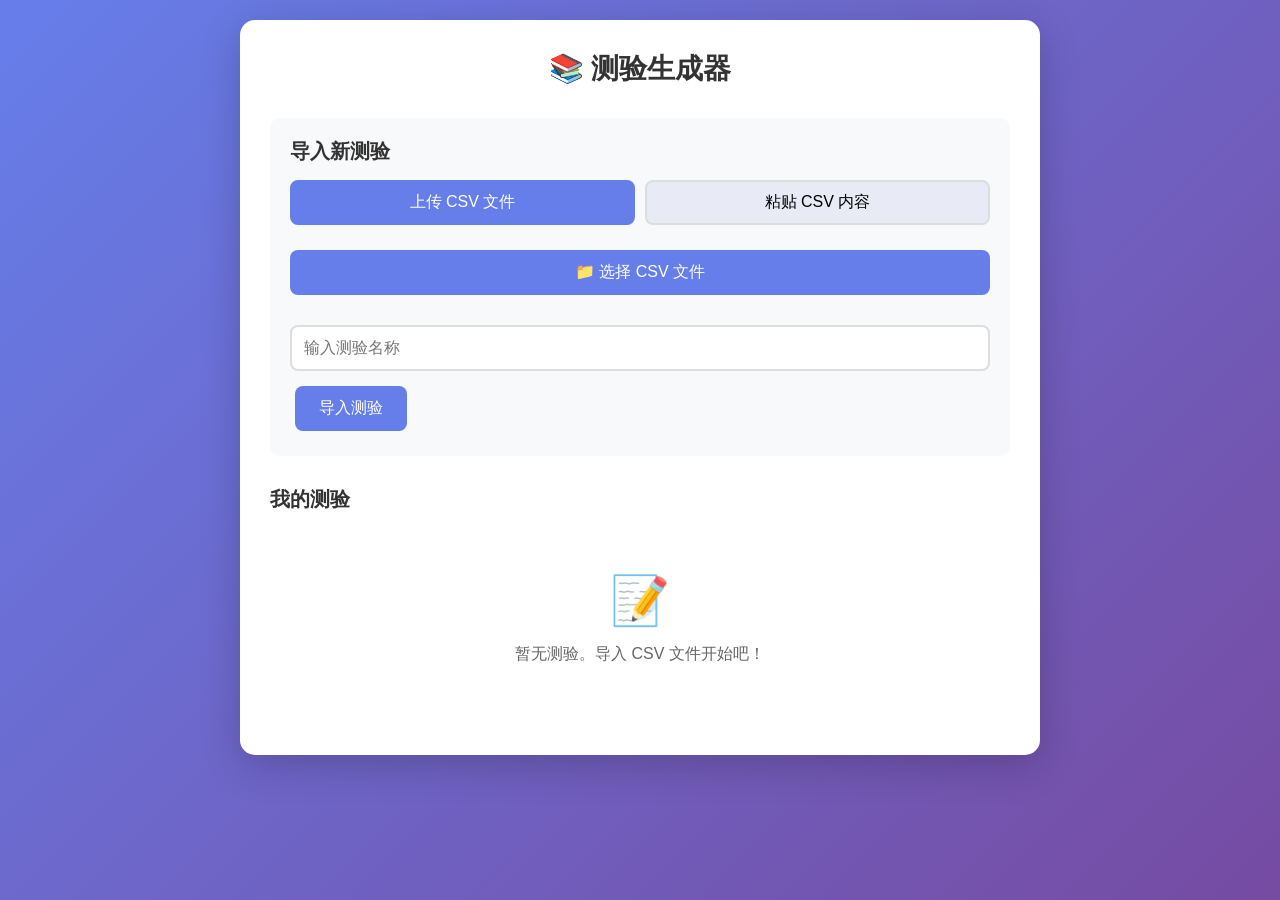
<file: littleQuiz.html>
<!DOCTYPE html>
<html lang="zh-CN">
<head>
    <meta charset="UTF-8">
    <meta name="viewport" content="width=device-width, initial-scale=1.0">
    <title>测验生成器</title>
    <style>
        * {
            margin: 0;
            padding: 0;
            box-sizing: border-box;
        }

        body {
            font-family: -apple-system, BlinkMacSystemFont, 'Segoe UI', Roboto, Oxygen, Ubuntu, Cantarell, 'PingFang SC', 'Hiragino Sans GB', 'Microsoft YaHei', sans-serif;
            background: linear-gradient(135deg, #667eea 0%, #764ba2 100%);
            min-height: 100vh;
            padding: 20px;
        }

        .container {
            max-width: 800px;
            margin: 0 auto;
            background: white;
            border-radius: 15px;
            box-shadow: 0 10px 40px rgba(0,0,0,0.2);
            padding: 30px;
        }

        h1 {
            color: #333;
            margin-bottom: 30px;
            text-align: center;
            font-size: 28px;
        }

        .screen {
            display: none;
        }

        .screen.active {
            display: block;
        }

        .btn {
            background: #667eea;
            color: white;
            border: none;
            padding: 12px 24px;
            border-radius: 8px;
            cursor: pointer;
            font-size: 16px;
            transition: background 0.3s;
            margin: 5px;
        }

        .btn:hover {
            background: #5568d3;
        }

        .btn-secondary {
            background: #6c757d;
        }

        .btn-secondary:hover {
            background: #5a6268;
        }

        .btn-danger {
            background: #dc3545;
        }

        .btn-danger:hover {
            background: #c82333;
        }

        .btn-success {
            background: #28a745;
        }
        
        .btn-success:hover {
            background: #218838;
        }

        .btn-small {
            padding: 8px 16px;
            font-size: 14px;
        }

        input[type="text"] {
            width: 100%;
            padding: 12px;
            border: 2px solid #ddd;
            border-radius: 8px;
            font-size: 16px;
            margin: 10px 0;
        }

        textarea {
            width: 100%;
            padding: 12px;
            border: 2px solid #ddd;
            border-radius: 8px;
            font-size: 14px;
            margin: 10px 0;
            resize: vertical;
            min-height: 150px;
            font-family: monospace;
        }

        .file-input-wrapper {
            position: relative;
            display: inline-block;
            width: 100%;
            margin: 10px 0;
        }

        .file-input-wrapper input[type="file"] {
            position: absolute;
            left: -9999px;
        }

        .file-input-label {
            display: block;
            width: 100%;
            padding: 12px 24px;
            background: #667eea;
            color: white;
            border-radius: 8px;
            cursor: pointer;
            text-align: center;
            font-size: 16px;
            transition: background 0.3s;
        }

        .file-input-label:hover {
            background: #5568d3;
        }

        .file-name {
            margin-top: 10px;
            color: #666;
            font-size: 14px;
            text-align: center;
        }

        .input-tabs {
            display: flex;
            gap: 10px;
            margin-bottom: 15px;
        }

        .tab-btn {
            flex: 1;
            padding: 10px;
            background: #e8eaf6;
            border: 2px solid #ddd;
            border-radius: 8px;
            cursor: pointer;
            font-size: 16px;
            transition: all 0.3s;
        }

        .tab-btn.active {
            background: #667eea;
            color: white;
            border-color: #667eea;
        }

        .tab-content {
            display: none;
        }

        .tab-content.active {
            display: block;
        }

        .import-section {
            background: #f8f9fa;
            padding: 20px;
            border-radius: 10px;
            margin-bottom: 30px;
        }

        .import-section h2 {
            color: #333;
            margin-bottom: 15px;
            font-size: 20px;
        }

        .quiz-list {
            list-style: none;
            margin: 20px 0;
        }

        .quiz-list-title {
            color: #333;
            margin-bottom: 15px;
            font-size: 20px;
            font-weight: bold;
        }

        .quiz-item {
            background: #f8f9fa;
            padding: 15px;
            margin: 10px 0;
            border-radius: 8px;
            display: flex;
            justify-content: space-between;
            align-items: center;
            flex-wrap: wrap;
        }

        .quiz-item-name {
            font-weight: bold;
            color: #333;
            flex: 1;
            min-width: 150px;
        }

        .quiz-item-buttons {
            display: flex;
            gap: 5px;
        }

        .question-card {
            background: #f8f9fa;
            padding: 25px;
            border-radius: 10px;
            margin: 20px 0;
        }

        .question-text {
            font-size: 20px;
            font-weight: bold;
            color: #333;
            margin-bottom: 20px;
        }

        .option {
            background: white;
            padding: 15px;
            margin: 10px 0;
            border-radius: 8px;
            border: 2px solid #ddd;
            cursor: pointer;
            transition: all 0.3s;
        }

        .option:hover {
            border-color: #667eea;
            transform: translateX(5px);
        }

        .option.selected {
            border-color: #667eea;
            background: #e8eaf6;
        }

        .option.correct {
            border-color: #28a745;
            background: #d4edda;
        }

        .option.incorrect {
            border-color: #dc3545;
            background: #f8d7da;
        }

        .result-badge {
            display: inline-block;
            padding: 8px 16px;
            border-radius: 20px;
            font-weight: bold;
            margin: 15px 0;
            font-size: 18px;
        }

        .result-correct {
            background: #28a745;
            color: white;
        }

        .result-wrong {
            background: #dc3545;
            color: white;
        }

        .explanation {
            background: #fff3cd;
            padding: 15px;
            border-radius: 8px;
            margin-top: 15px;
            border-left: 4px solid #ffc107;
        }

        .progress {
            text-align: center;
            margin: 20px 0;
            font-size: 18px;
            color: #666;
        }

        .quiz-header {
            display: flex;
            justify-content: space-between;
            align-items: center;
            margin-bottom: 20px;
        }

        .quiz-controls {
            display: flex;
            gap: 10px;
        }

        .icon-btn {
            background: #667eea;
            color: white;
            border: none;
            width: 40px;
            height: 40px;
            border-radius: 50%;
            cursor: pointer;
            font-size: 18px;
            transition: all 0.3s;
            display: flex;
            align-items: center;
            justify-content: center;
        }

        .icon-btn:hover {
            background: #5568d3;
            transform: scale(1.1);
        }

        .navigation-buttons {
            display: flex;
            justify-content: center;
            gap: 10px;
            margin-top: 20px;
        }

        .nav-btn {
            background: #667eea;
            color: white;
            border: none;
            padding: 12px 30px;
            border-radius: 8px;
            cursor: pointer;
            font-size: 16px;
            transition: background 0.3s;
            display: flex;
            align-items: center;
            gap: 8px;
        }

        .nav-btn:hover {
            background: #5568d3;
        }

        .nav-btn:disabled {
            background: #ccc;
            cursor: not-allowed;
        }

        .score {
            text-align: center;
            font-size: 24px;
            font-weight: bold;
            color: #667eea;
            margin: 20px 0;
        }

        .empty-state {
            text-align: center;
            padding: 40px 20px;
            color: #666;
        }

        .empty-state-icon {
            font-size: 48px;
            margin-bottom: 15px;
        }

        @media (max-width: 600px) {
            .container {
                padding: 20px;
            }

            h1 {
                font-size: 24px;
            }

            .quiz-item {
                flex-direction: column;
                align-items: flex-start;
            }

            .quiz-item-buttons {
                margin-top: 10px;
                width: 100%;
            }

            .btn {
                font-size: 14px;
                padding: 10px 16px;
            }
        }
    </style>
</head>
<body>
    <div class="container">
        <h1>📚 测验生成器</h1>

        <!-- Home Screen -->
        <div id="homeScreen" class="screen active">
            <div class="import-section">
                <h2>导入新测验</h2>
                
                <div class="input-tabs">
                    <button class="tab-btn active" onclick="switchTab('file')">上传 CSV 文件</button>
                    <button class="tab-btn" onclick="switchTab('paste')">粘贴 CSV 内容</button>
                </div>

                <div id="fileTab" class="tab-content active">
                    <div class="file-input-wrapper">
                        <input type="file" id="csvFile" accept=".csv" onchange="updateFileName()">
                        <label for="csvFile" class="file-input-label">📁 选择 CSV 文件</label>
                    </div>
                    <div id="fileName" class="file-name"></div>
                </div>

                <div id="pasteTab" class="tab-content">
                    <div style="display: flex; justify-content: flex-end; margin-bottom: 8px;">
                        <button class="btn btn-small btn-success" onclick="copyPrompt()">📋 复制 AI 提示词</button>
                    </div>
                    <textarea id="csvContent" placeholder="在此粘贴您的 CSV 内容...&#10;示例：&#10;2+2等于几?,3,4,5,6,2,因为2加2等于4&#10;天空是什么颜色的?,红色,蓝色,绿色,黄色,2,天空看起来是蓝色的"></textarea>
                </div>

                <input type="text" id="quizName" placeholder="输入测验名称">
                <button class="btn" onclick="importQuiz()">导入测验</button>
            </div>

            <div id="quizListContainer">
                <h3 class="quiz-list-title">我的测验</h3>
                <ul id="quizList" class="quiz-list"></ul>
            </div>
        </div>

        <!-- Quiz Screen -->
        <div id="quizScreen" class="screen">
            <div class="quiz-header">
                <div class="progress" id="progress"></div>
                <div class="quiz-controls">
                    <button class="icon-btn" onclick="restartCurrentQuiz()" title="重来">↻</button>
                    <button class="icon-btn" onclick="shuffleAndRestart()" title="打乱并重来">🔀</button>
                </div>
            </div>
            <div class="question-card" id="questionCard"></div>
            <div class="navigation-buttons">
                <button class="nav-btn" id="prevBtn" onclick="previousQuestion()">
                    ← 上一题
                </button>
                <button class="nav-btn" id="nextBtn" onclick="nextQuestion()">
                    下一题 →
                </button>
            </div>
            <div style="text-align:center; margin-top: 20px;">
                <button class="btn btn-secondary" onclick="showHome()">返回主页</button>
            </div>
        </div>

        <!-- Results Screen -->
        <div id="resultsScreen" class="screen">
            <h2 style="text-align:center;margin-bottom:20px;">测验完成！</h2>
            <div class="score" id="finalScore"></div>
            <div style="text-align:center;">
                <button class="btn" onclick="restartQuiz()">重新测验</button>
                <button class="btn btn-secondary" onclick="showHome()">返回主页</button>
            </div>
        </div>
    </div>

    <script>
        let quizzes = {};
        let currentQuiz = null;
        let currentQuizName = null;
        let currentQuestionIndex = 0;
        let score = 0;
        let answeredQuestions = {}; // Track which questions have been answered correctly
        let activeTab = 'file'; // Track active input tab

        // Copy Prompt Function
        function copyPrompt() {
            const text = "请生成关于......的选择题，并以CSV格式显示。第一列是问题。第二到第五列是选项1、2、3、4。第六列是正确答案的数字编号（1-4）。第七列是解释。";
            
            const textarea = document.createElement("textarea");
            textarea.value = text;
            document.body.appendChild(textarea);
            textarea.select();
            try {
                document.execCommand('copy');
                alert("提示词已复制！请在 AI 工具中将 '......' 替换为您的主题。");
            } catch (err) {
                console.error('Failed to copy', err);
                prompt("请复制以下文本：", text);
            }
            document.body.removeChild(textarea);
        }

        // Switch between file upload and paste tabs
        function switchTab(tab) {
            activeTab = tab;
            const fileTabs = document.querySelectorAll('.tab-btn');
            const contents = document.querySelectorAll('.tab-content');

            fileTabs.forEach(btn => btn.classList.remove('active'));
            contents.forEach(content => content.classList.remove('active'));

            if (tab === 'file') {
                fileTabs[0].classList.add('active');
                document.getElementById('fileTab').classList.add('active');
            } else {
                fileTabs[1].classList.add('active');
                document.getElementById('pasteTab').classList.add('active');
            }
        }

        // Update file name display
        function updateFileName() {
            const fileInput = document.getElementById('csvFile');
            const fileNameDisplay = document.getElementById('fileName');
            if (fileInput.files.length > 0) {
                fileNameDisplay.textContent = `已选择: ${fileInput.files[0].name}`;
            } else {
                fileNameDisplay.textContent = '';
            }
        }

        // Load quizzes from localStorage
        function loadQuizzes() {
            const stored = localStorage.getItem('quizzes');
            if (stored) {
                quizzes = JSON.parse(stored);
            }
        }

        // Save quizzes to localStorage
        function saveQuizzes() {
            localStorage.setItem('quizzes', JSON.stringify(quizzes));
        }

        // Show screens
        function showScreen(screenId) {
            document.querySelectorAll('.screen').forEach(s => s.classList.remove('active'));
            document.getElementById(screenId).classList.add('active');
        }

        function showHome() {
            showScreen('homeScreen');
            document.getElementById('csvFile').value = '';
            document.getElementById('csvContent').value = '';
            document.getElementById('quizName').value = '';
            document.getElementById('fileName').textContent = '';
            renderQuizList();
        }

        // Import quiz from CSV
        function importQuiz() {
            const nameInput = document.getElementById('quizName');
            const name = nameInput.value.trim();

            if (!name) {
                alert('请输入测验名称');
                return;
            }

            let csvText = '';

            if (activeTab === 'file') {
                const fileInput = document.getElementById('csvFile');
                const file = fileInput.files[0];

                if (!file) {
                    alert('请选择一个 CSV 文件');
                    return;
                }

                const reader = new FileReader();
                reader.onload = function(e) {
                    csvText = e.target.result;
                    processCSV(csvText, name);
                };
                reader.readAsText(file);
            } else {
                csvText = document.getElementById('csvContent').value.trim();

                if (!csvText) {
                    alert('请粘贴 CSV 内容');
                    return;
                }

                processCSV(csvText, name);
            }
        }

        // Process CSV text
        function processCSV(text, name) {
            const questions = parseCSV(text);
            
            if (questions.length === 0) {
                alert('CSV 中未发现有效问题');
                return;
            }

            quizzes[name] = questions;
            saveQuizzes();
            alert('测验导入成功！');
            document.getElementById('csvFile').value = '';
            document.getElementById('csvContent').value = '';
            document.getElementById('quizName').value = '';
            document.getElementById('fileName').textContent = '';
            renderQuizList();
        }

        // Parse CSV with new structure
        function parseCSV(text) {
            const lines = text.split('\n').filter(line => line.trim());
            const questions = [];

            for (let i = 0; i < lines.length; i++) {
                const cols = parseCSVLine(lines[i]);
                if (cols.length >= 7) {
                    const correctAnswer = parseInt(cols[5]);
                    if (correctAnswer >= 1 && correctAnswer <= 4) {
                        questions.push({
                            question: cols[0],
                            options: [cols[1], cols[2], cols[3], cols[4]],
                            correctAnswer: correctAnswer - 1, // Convert to 0-based index
                            explanation: cols[6] || ''
                        });
                    }
                }
            }

            return questions;
        }

        function parseCSVLine(line) {
            const result = [];
            let current = '';
            let inQuotes = false;

            for (let i = 0; i < line.length; i++) {
                const char = line[i];
                if (char === '"') {
                    inQuotes = !inQuotes;
                } else if (char === ',' && !inQuotes) {
                    result.push(current.trim());
                    current = '';
                } else {
                    current += char;
                }
            }
            result.push(current.trim());
            return result;
        }

        // Render quiz list
        function renderQuizList() {
            const list = document.getElementById('quizList');
            list.innerHTML = '';

            if (Object.keys(quizzes).length === 0) {
                list.innerHTML = `
                    <div class="empty-state">
                        <div class="empty-state-icon">📝</div>
                        <p>暂无测验。导入 CSV 文件开始吧！</p>
                    </div>
                `;
                return;
            }

            for (const name in quizzes) {
                const li = document.createElement('li');
                li.className = 'quiz-item';
                li.innerHTML = `
                    <span class="quiz-item-name">${name} (${quizzes[name].length} 题)</span>
                    <div class="quiz-item-buttons">
                        <button class="btn btn-small" onclick="startQuiz('${name}')">开始</button>
                        <button class="btn btn-danger btn-small" onclick="deleteQuiz('${name}')">删除</button>
                    </div>
                `;
                list.appendChild(li);
            }
        }

        // Delete quiz
        function deleteQuiz(name) {
            if (confirm(`确定要删除测验 "${name}" 吗？`)) {
                delete quizzes[name];
                saveQuizzes();
                renderQuizList();
            }
        }

        // Start quiz
        function startQuiz(name) {
            currentQuiz = [...quizzes[name]]; // Create a copy
            currentQuizName = name;
            currentQuestionIndex = 0;
            score = 0;
            answeredQuestions = {};
            showScreen('quizScreen');
            renderQuestion();
        }

        // Shuffle array function
        function shuffleArray(array) {
            const shuffled = [...array];
            for (let i = shuffled.length - 1; i > 0; i--) {
                const j = Math.floor(Math.random() * (i + 1));
                [shuffled[i], shuffled[j]] = [shuffled[j], shuffled[i]];
            }
            return shuffled;
        }

        // Restart current quiz
        function restartCurrentQuiz() {
            currentQuestionIndex = 0;
            score = 0;
            answeredQuestions = {};
            renderQuestion();
        }

        // Shuffle and restart
        function shuffleAndRestart() {
            currentQuiz = shuffleArray(currentQuiz);
            currentQuestionIndex = 0;
            score = 0;
            answeredQuestions = {};
            renderQuestion();
        }

        // Render question
        function renderQuestion() {
            const question = currentQuiz[currentQuestionIndex];
            const card = document.getElementById('questionCard');
            const progress = document.getElementById('progress');

            progress.textContent = `第 ${currentQuestionIndex + 1} 题 / 共 ${currentQuiz.length} 题`;

            let html = `<div class="question-text">${question.question}</div>`;
            question.options.forEach((option, index) => {
                html += `<div class="option" onclick="selectOption(${index})">${option}</div>`;
            });

            card.innerHTML = html;

            // Update navigation buttons
            updateNavigationButtons();

            // If this question was already answered correctly, show the result
            if (answeredQuestions[currentQuestionIndex]) {
                const options = document.querySelectorAll('.option');
                options[question.correctAnswer].classList.add('correct');
                options.forEach(opt => {
                    opt.style.cursor = 'default';
                });

                const resultDiv = document.createElement('div');
                resultDiv.className = 'result-badge result-correct';
                resultDiv.textContent = '✓ 回答正确！';
                card.appendChild(resultDiv);

                if (question.explanation) {
                    const explanationDiv = document.createElement('div');
                    explanationDiv.className = 'explanation';
                    explanationDiv.innerHTML = `<strong>解释：</strong> ${question.explanation}`;
                    card.appendChild(explanationDiv);
                }
            }
        }

        // Update navigation buttons
        function updateNavigationButtons() {
            const prevBtn = document.getElementById('prevBtn');
            const nextBtn = document.getElementById('nextBtn');

            prevBtn.disabled = currentQuestionIndex === 0;
            nextBtn.disabled = currentQuestionIndex === currentQuiz.length - 1;
        }

        // Previous question
        function previousQuestion() {
            if (currentQuestionIndex > 0) {
                currentQuestionIndex--;
                renderQuestion();
            }
        }

        // Next question
        function nextQuestion() {
            if (currentQuestionIndex < currentQuiz.length - 1) {
                currentQuestionIndex++;
                renderQuestion();
            } else {
                showResults();
            }
        }

        // Select option
        function selectOption(index) {
            const question = currentQuiz[currentQuestionIndex];
            const options = document.querySelectorAll('.option');
            const isCorrect = index === question.correctAnswer;

            // If user already got this question correct, don't allow changes
            if (answeredQuestions[currentQuestionIndex]) return;

            // Remove previous selections
            options.forEach(opt => {
                opt.classList.remove('selected', 'incorrect');
            });

            // Mark the selected option
            options[index].classList.add('selected');

            if (isCorrect) {
                // Correct answer selected
                answeredQuestions[currentQuestionIndex] = true;
                
                // Highlight the correct answer
                options[question.correctAnswer].classList.add('correct');
                
                // Disable all options
                options.forEach(opt => {
                    opt.style.cursor = 'default';
                });

                // Update score
                score++;

                // Show result badge
                const card = document.getElementById('questionCard');
                
                // Remove any previous result/explanation
                const oldResult = card.querySelector('.result-badge');
                const oldExplanation = card.querySelector('.explanation');
                if (oldResult) oldResult.remove();
                if (oldExplanation) oldExplanation.remove();

                const resultDiv = document.createElement('div');
                resultDiv.className = 'result-badge result-correct';
                resultDiv.textContent = '✓ 回答正确！';
                card.appendChild(resultDiv);

                // Show explanation
                if (question.explanation) {
                    const explanationDiv = document.createElement('div');
                    explanationDiv.className = 'explanation';
                    explanationDiv.innerHTML = `<strong>解释：</strong> ${question.explanation}`;
                    card.appendChild(explanationDiv);
                }
            } else {
                // Wrong answer - mark it but allow retry
                options[index].classList.add('incorrect');
                
                // Show temporary wrong message
                const card = document.getElementById('questionCard');
                
                // Remove any previous wrong message
                const oldResult = card.querySelector('.result-badge');
                if (oldResult) oldResult.remove();

                const resultDiv = document.createElement('div');
                resultDiv.className = 'result-badge result-wrong';
                resultDiv.textContent = '✗ 回答错误';
                card.appendChild(resultDiv);
            }
        }

        // Show results
        function showResults() {
            showScreen('resultsScreen');
            const percentage = Math.round((score / currentQuiz.length) * 100);
            document.getElementById('finalScore').textContent = 
                `得分：${score} / ${currentQuiz.length} (${percentage}%)`;
        }

        // Restart quiz
        function restartQuiz() {
            currentQuestionIndex = 0;
            score = 0;
            showScreen('quizScreen');
            renderQuestion();
        }

        // Initialize
        loadQuizzes();
        renderQuizList();
    </script>
</body>
</html>
</file>
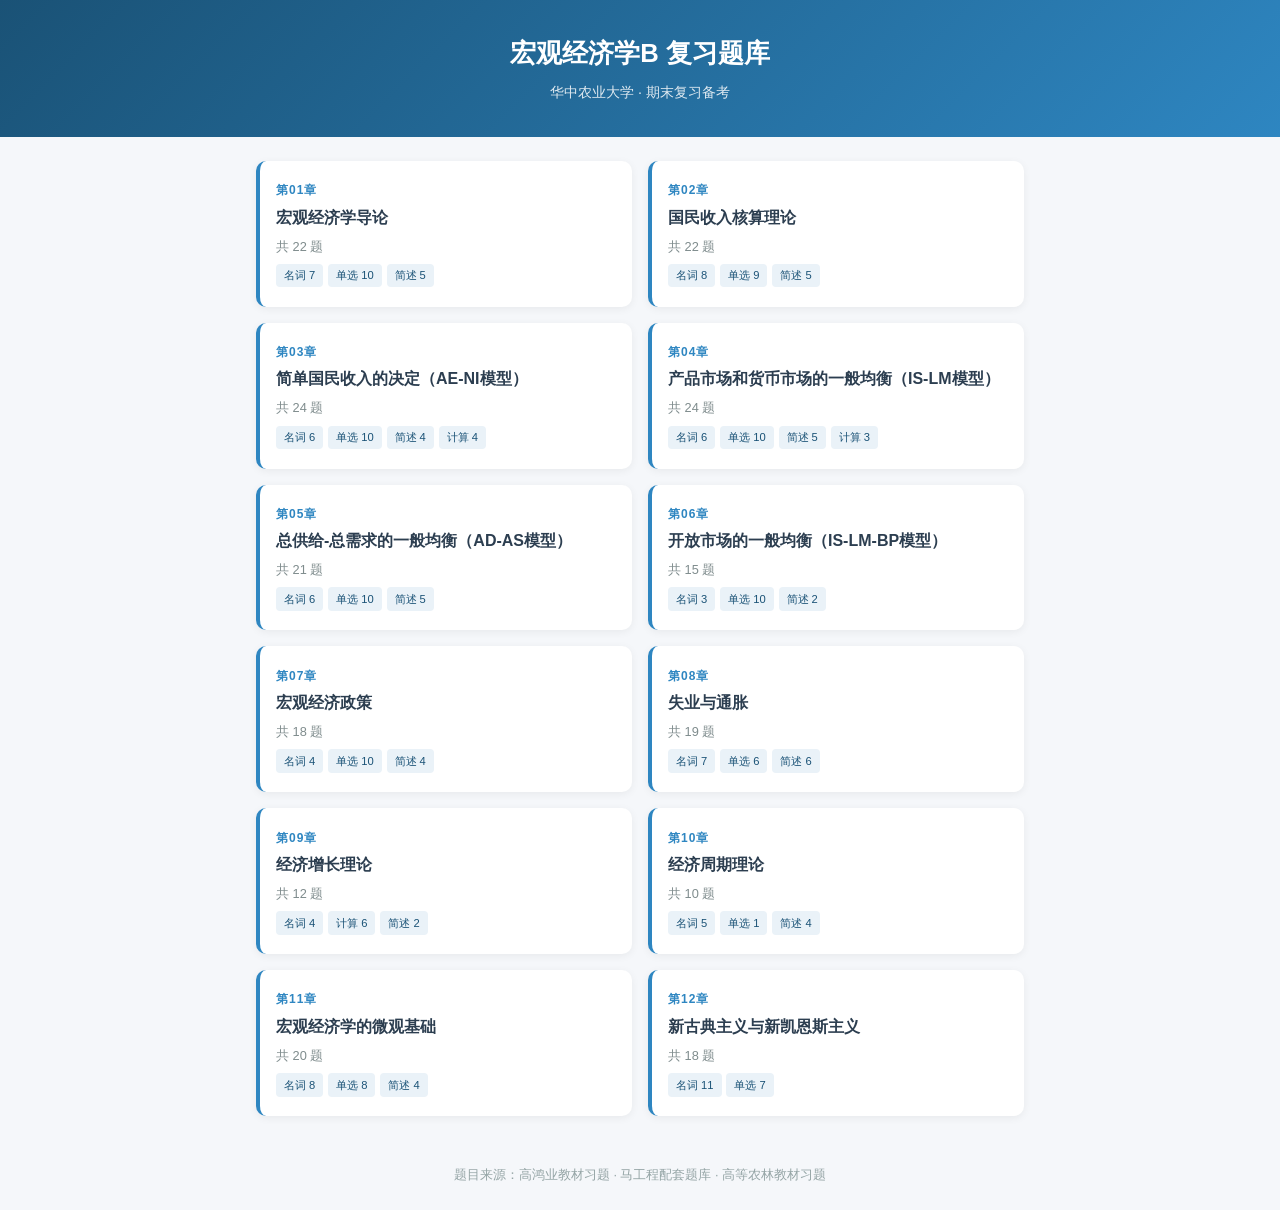
<file: macro.html>
<!DOCTYPE html>
<html lang="zh-CN">
<head>
<meta charset="UTF-8">
<meta name="viewport" content="width=device-width, initial-scale=1.0">
<title>宏观经济学B 复习题库</title>
<link rel="stylesheet" href="style.css">
</head>
<body>
<header>
  <h1>宏观经济学B 复习题库</h1>
  <p>华中农业大学 · 期末复习备考</p>
</header>

<main>
  <div class="grid" id="grid"></div>
</main>

<footer>
  <p>题目来源：高鸿业教材习题 · 马工程配套题库 · 高等农林教材习题</p>
</footer>

<script src="data/question-data.js"></script>
<script>
const chapters = [
  { id: "ch01", title: "宏观经济学导论" },
  { id: "ch02", title: "国民收入核算理论" },
  { id: "ch03", title: "简单国民收入的决定（AE-NI模型）" },
  { id: "ch04", title: "产品市场和货币市场的一般均衡（IS-LM模型）" },
  { id: "ch05", title: "总供给-总需求的一般均衡（AD-AS模型）" },
  { id: "ch06", title: "开放市场的一般均衡（IS-LM-BP模型）" },
  { id: "ch07", title: "宏观经济政策" },
  { id: "ch08", title: "失业与通胀" },
  { id: "ch09", title: "经济增长理论" },
  { id: "ch10", title: "经济周期理论" },
  { id: "ch11", title: "宏观经济学的微观基础" },
  { id: "ch12", title: "新古典主义与新凯恩斯主义" }
];

const grid = document.getElementById("grid");
const typeLabels = { "名词解释": "名词", "单项选择题": "单选", "计算题": "计算", "简述题": "简述", "论述题": "论述" };

chapters.forEach(ch => {
  const data = QUESTION_DATA[ch.id];
  if (!data) return;

  const card = document.createElement("a");
  card.className = "card";
  card.href = `chapter.html?id=${ch.id}`;

  let tags = "";
  data.sections.forEach(s => {
    const label = typeLabels[s.type] || s.type;
    tags += `<span class="tag">${label} ${s.questions.length}</span> `;
  });

  card.innerHTML = `
    <div class="card-number">第${data.id.slice(2)}章</div>
    <div class="card-title">${ch.title}</div>
    <div class="card-stats">共 ${data.totalQuestions} 题</div>
    <div class="card-tags">${tags}</div>
  `;
  grid.appendChild(card);
});
</script>
</body>
</html>
</file>
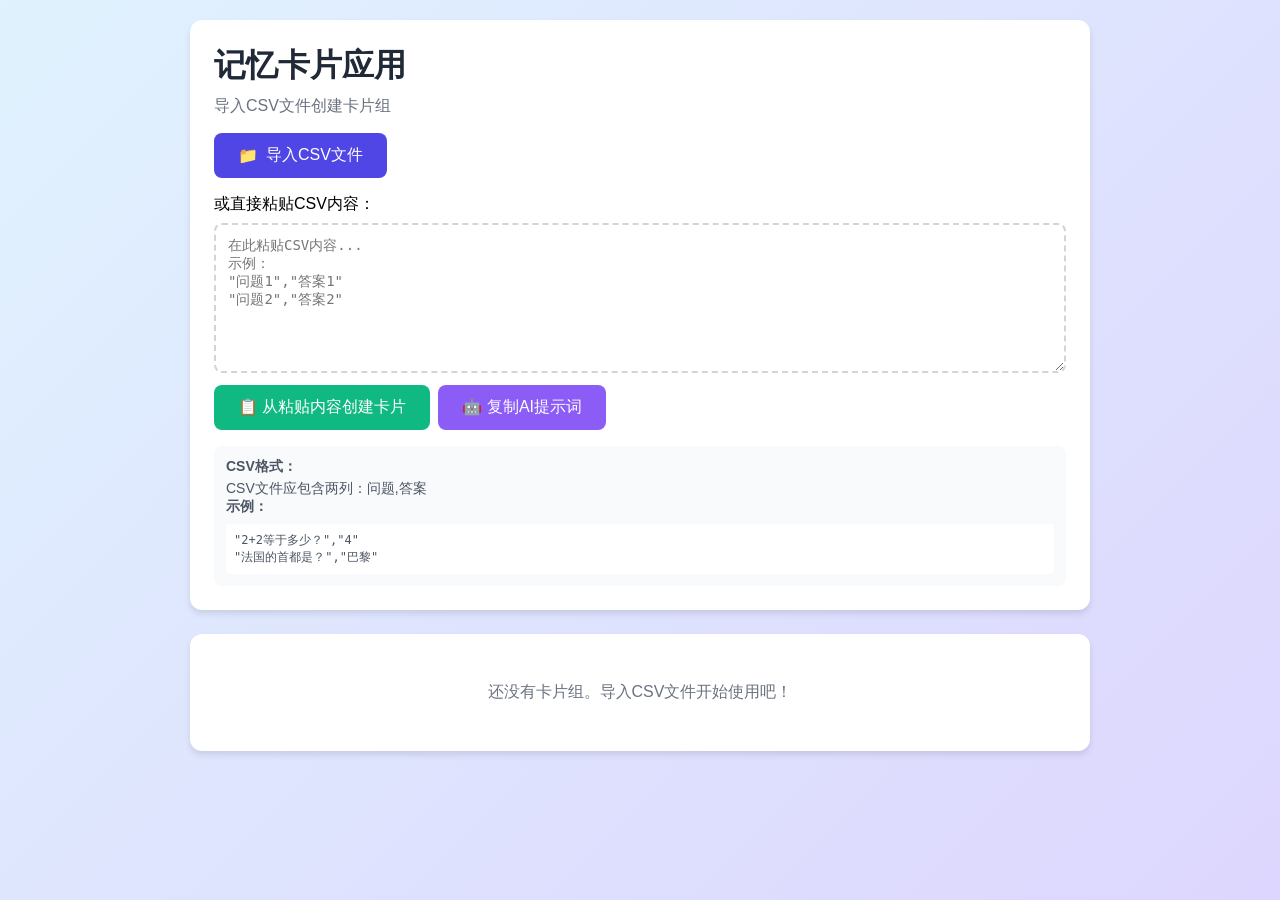
<file: MemoryHelper.html>
<!DOCTYPE html>
<html lang="zh-CN">
<head>
    <meta charset="UTF-8">
    <meta name="viewport" content="width=device-width, initial-scale=1.0">
    <title>记忆卡片应用</title>
    <style>
        * {
            margin: 0;
            padding: 0;
            box-sizing: border-box;
        }

        body {
            font-family: -apple-system, BlinkMacSystemFont, 'Segoe UI', 'Microsoft YaHei', 'PingFang SC', 'Hiragino Sans GB', sans-serif;
            background: linear-gradient(135deg, #e0f2fe 0%, #ddd6fe 100%);
            min-height: 100vh;
            padding: 20px;
        }

        .container {
            max-width: 900px;
            margin: 0 auto;
        }

        .card {
            background: white;
            border-radius: 12px;
            box-shadow: 0 4px 6px rgba(0, 0, 0, 0.1);
            padding: 24px;
            margin-bottom: 24px;
        }

        .paste-area {
            margin-top: 16px;
        }

        .paste-textarea {
            width: 100%;
            min-height: 150px;
            padding: 12px;
            border: 2px dashed #d1d5db;
            border-radius: 8px;
            font-family: monospace;
            font-size: 0.875rem;
            resize: vertical;
        }

        .paste-textarea:focus {
            outline: none;
            border-color: #4f46e5;
        }

        .btn-secondary {
            background: #10b981;
            color: white;
        }

        .btn-secondary:hover {
            background: #059669;
        }

        @media (prefers-color-scheme: dark) {
            body {
                background: linear-gradient(135deg, #0f172a 0%, #1e1b4b 100%);
            }

            .card {
                background: #1f2937;
                color: #e5e7eb;
            }

            h1, .study-title {
                color: #f9fafb;
            }

            .subtitle {
                color: #9ca3af;
            }

            .flashcard-item {
                background: #1f2937;
            }

            .flashcard-info h3 {
                color: #f9fafb;
            }

            .flashcard-info p {
                color: #9ca3af;
            }

            .empty-state {
                background: #1f2937;
                color: #9ca3af;
            }

            .info-box {
                background: #374151;
                color: #d1d5db;
            }

            .info-box pre {
                background: #1f2937;
                color: #e5e7eb;
            }

            .edit-input, .paste-textarea {
                background: #374151;
                border-color: #4b5563;
                color: #e5e7eb;
            }

            .edit-input:focus, .paste-textarea:focus {
                border-color: #6366f1;
            }

            .paste-textarea {
                border-style: dashed;
            }

            .btn-prev {
                background: #374151;
                color: #e5e7eb;
            }

            .btn-prev:hover:not(:disabled) {
                background: #4b5563;
            }

            .back-btn {
                color: #818cf8;
            }

            .back-btn:hover {
                color: #a5b4fc;
            }

            .btn-icon {
                color: #9ca3af;
            }

            .btn-icon:hover {
                color: #818cf8;
                background: #374151;
            }

            .card-counter, .flip-hint {
                color: #9ca3af;
            }
        }

        h1 {
            font-size: 2rem;
            color: #1f2937;
            margin-bottom: 8px;
        }

        .subtitle {
            color: #6b7280;
            margin-bottom: 16px;
        }

        .status-message {
            padding: 12px;
            border-radius: 8px;
            margin-bottom: 16px;
            display: none;
            align-items: center;
            gap: 8px;
        }

        .status-message.show {
            display: flex;
        }

        .status-message.success {
            background: #d1fae5;
            color: #065f46;
        }

        .status-message.error {
            background: #fee2e2;
            color: #991b1b;
        }

        .status-message.info {
            background: #dbeafe;
            color: #1e40af;
        }

        .btn {
            padding: 12px 24px;
            border-radius: 8px;
            border: none;
            cursor: pointer;
            font-size: 1rem;
            font-weight: 500;
            transition: all 0.2s;
        }

        .btn-primary {
            background: #4f46e5;
            color: white;
        }

        .btn-primary:hover {
            background: #4338ca;
        }

        .btn-primary:disabled {
            opacity: 0.5;
            cursor: not-allowed;
        }

        .file-input-label {
            display: inline-flex;
            align-items: center;
            gap: 8px;
        }

        .info-box {
            background: #f9fafb;
            padding: 12px;
            border-radius: 8px;
            margin-top: 16px;
            font-size: 0.875rem;
            color: #4b5563;
        }

        .info-box strong {
            display: block;
            margin-bottom: 4px;
        }

        .info-box pre {
            background: white;
            padding: 8px;
            border-radius: 4px;
            margin-top: 8px;
            font-size: 0.75rem;
            overflow-x: auto;
        }

        .flashcard-list {
            display: flex;
            flex-direction: column;
            gap: 16px;
        }

        .flashcard-item {
            background: white;
            border-radius: 12px;
            box-shadow: 0 4px 6px rgba(0, 0, 0, 0.1);
            padding: 24px;
            transition: box-shadow 0.2s;
        }

        .flashcard-item:hover {
            box-shadow: 0 8px 12px rgba(0, 0, 0, 0.15);
        }

        .flashcard-header {
            display: flex;
            justify-content: space-between;
            align-items: center;
        }

        .flashcard-info h3 {
            font-size: 1.25rem;
            color: #1f2937;
            margin-bottom: 4px;
        }

        .flashcard-info p {
            color: #6b7280;
            font-size: 0.875rem;
        }

        .flashcard-actions {
            display: flex;
            gap: 8px;
        }

        .btn-study {
            background: #4f46e5;
            color: white;
            padding: 8px 16px;
            border-radius: 8px;
            border: none;
            cursor: pointer;
            font-weight: 500;
            display: flex;
            align-items: center;
            gap: 4px;
        }

        .btn-study:hover {
            background: #4338ca;
        }

        .btn-icon {
            background: none;
            border: none;
            cursor: pointer;
            padding: 8px;
            color: #6b7280;
            border-radius: 4px;
        }

        .btn-icon:hover {
            color: #4f46e5;
            background: #f3f4f6;
        }

        .btn-icon.delete:hover {
            color: #dc2626;
        }

        .empty-state {
            background: white;
            border-radius: 12px;
            box-shadow: 0 4px 6px rgba(0, 0, 0, 0.1);
            padding: 48px;
            text-align: center;
            color: #6b7280;
        }

        /* Study Mode Styles */
        .study-container {
            max-width: 700px;
            margin: 0 auto;
        }

        .study-header {
            display: flex;
            justify-content: space-between;
            align-items: center;
            margin-bottom: 16px;
        }

        .back-btn {
            color: #4f46e5;
            font-weight: 500;
            cursor: pointer;
            background: none;
            border: none;
            font-size: 1rem;
        }

        .back-btn:hover {
            color: #4338ca;
        }

        .study-title {
            font-size: 1.25rem;
            color: #1f2937;
        }

        .card-counter {
            text-align: center;
            color: #6b7280;
            font-size: 0.875rem;
            margin-bottom: 16px;
        }

        .flashcard {
            background: #000000;
            border-radius: 16px;
            padding: 48px;
            min-height: 300px;
            display: flex;
            align-items: center;
            justify-content: center;
            cursor: pointer;
            transition: all 0.3s;
            box-shadow: 0 8px 16px rgba(0, 0, 0, 0.2);
        }

        .flashcard.flipped {
            background: linear-gradient(135deg, #1a1a1a 0%, #000000 100%);
        }

        .flashcard:hover {
            transform: scale(1.02);
        }

        .flashcard-content {
            color: white;
            font-size: 1.25rem;
            text-align: center;
            line-height: 1.8;
        }

        .flip-hint {
            text-align: center;
            color: #6b7280;
            font-size: 0.875rem;
            margin-top: 16px;
            margin-bottom: 24px;
        }

        .navigation {
            display: flex;
            justify-content: space-between;
        }

        .btn-nav {
            display: flex;
            align-items: center;
            gap: 8px;
            padding: 10px 20px;
            border-radius: 8px;
            border: none;
            cursor: pointer;
            font-weight: 500;
        }

        .btn-prev {
            background: #e5e7eb;
            color: #374151;
        }

        .btn-prev:hover:not(:disabled) {
            background: #d1d5db;
        }

        .btn-next {
            background: #4f46e5;
            color: white;
        }

        .btn-next:hover:not(:disabled) {
            background: #4338ca;
        }

        .btn-nav:disabled {
            opacity: 0.5;
            cursor: not-allowed;
        }

        .edit-form {
            display: flex;
            gap: 8px;
            align-items: center;
        }

        .edit-input {
            flex: 1;
            padding: 8px 12px;
            border: 1px solid #d1d5db;
            border-radius: 8px;
            font-size: 1rem;
        }

        .edit-input:focus {
            outline: none;
            border-color: #4f46e5;
            box-shadow: 0 0 0 3px rgba(79, 70, 229, 0.1);
        }

        .hidden {
            display: none;
        }
    </style>
</head>
<body>
    <div class="container">
        <div id="homeView">
            <div class="card">
                <h1>记忆卡片应用</h1>
                <p class="subtitle">导入CSV文件创建卡片组</p>
                
                <div id="statusMessage" class="status-message"></div>
                
                <label class="btn btn-primary file-input-label">
                    <span>📁</span>
                    <span id="uploadBtnText">导入CSV文件</span>
                    <input type="file" id="fileInput" accept=".csv" style="display: none;">
                </label>
                
                <div class="paste-area">
                    <label style="display: block; margin-bottom: 8px; font-weight: 500;">或直接粘贴CSV内容：</label>
                    <textarea id="pasteArea" class="paste-textarea" placeholder="在此粘贴CSV内容...
示例：
&quot;问题1&quot;,&quot;答案1&quot;
&quot;问题2&quot;,&quot;答案2&quot;"></textarea>
                    <div style="display: flex; gap: 8px; margin-top: 8px; flex-wrap: wrap;">
                        <button class="btn btn-secondary" onclick="processPastedContent()">
                            📋 从粘贴内容创建卡片
                        </button>
                        <button class="btn btn-secondary" onclick="copyPromptToClipboard()" style="background: #8b5cf6;">
                            🤖 复制AI提示词
                        </button>
                    </div>
                </div>
                
                <div class="info-box">
                    <strong>CSV格式：</strong> CSV文件应包含两列：问题,答案
                    <br>
                    <strong>示例：</strong>
                    <pre>"2+2等于多少？","4"
"法国的首都是？","巴黎"</pre>
                </div>
            </div>

            <div id="flashcardList" class="flashcard-list"></div>
        </div>

        <div id="studyView" class="hidden">
            <div class="card study-container">
                <div class="study-header">
                    <button class="back-btn" onclick="exitStudyMode()">← 返回卡片组</button>
                    <h2 class="study-title" id="studyTitle"></h2>
                    <div style="display: flex; gap: 8px;">
                        <button class="btn-icon" onclick="shuffleCards()" title="随机排序">🔀</button>
                        <button class="btn-icon" onclick="resetStudy()" title="重新开始">🔄</button>
                    </div>
                </div>
                
                <div class="card-counter" id="cardCounter"></div>
                
                <div class="flashcard" id="flashcardElement" onclick="flipCard()">
                    <div class="flashcard-content" id="cardContent"></div>
                </div>
                
                <div class="flip-hint" id="flipHint"></div>
                
                <div class="navigation">
                    <button class="btn-nav btn-prev" id="prevBtn" onclick="previousCard()">
                        ← 上一张
                    </button>
                    <button class="btn-nav btn-next" id="nextBtn" onclick="nextCard()">
                        下一张 →
                    </button>
                </div>
            </div>
        </div>
    </div>

    <script>
        let flashcardSets = [];
        let currentSetId = null;
        let currentCardIndex = 0;
        let isFlipped = false;
        let shuffledCards = null;

        window.addEventListener('DOMContentLoaded', loadFlashcardSets);

        function loadFlashcardSets() {
            try {
                const savedSets = localStorage.getItem('flashcardSets');
                if (savedSets) {
                    flashcardSets = JSON.parse(savedSets);
                    flashcardSets.sort((a, b) => b.createdAt - a.createdAt);
                }
                renderFlashcardList();
            } catch (error) {
                console.error('加载卡片组时出错：', error);
                flashcardSets = [];
                renderFlashcardList();
            }
        }

        function saveFlashcardSets() {
            try {
                localStorage.setItem('flashcardSets', JSON.stringify(flashcardSets));
                return true;
            } catch (error) {
                console.error('保存卡片组时出错：', error);
                return false;
            }
        }

        function renderFlashcardList() {
            const listContainer = document.getElementById('flashcardList');
            
            if (flashcardSets.length === 0) {
                listContainer.innerHTML = '<div class="empty-state">还没有卡片组。导入CSV文件开始使用吧！</div>';
                return;
            }

            listContainer.innerHTML = flashcardSets.map(set => `
                <div class="flashcard-item" id="set-${set.id}">
                    <div class="flashcard-header">
                        <div class="flashcard-info">
                            <div id="name-${set.id}">
                                <h3>${set.name}</h3>
                                <p>${set.cards.length} 张卡片</p>
                                <p style="font-size: 0.75rem; color: #9ca3af;">创建于：${new Date(set.createdAt).toLocaleDateString('zh-CN')}</p>
                            </div>
                            <div id="edit-${set.id}" class="edit-form hidden">
                                <input type="text" class="edit-input" id="editInput-${set.id}" value="${set.name}">
                                <button class="btn btn-primary" onclick="saveEdit('${set.id}')">保存</button>
                                <button class="btn" onclick="cancelEdit('${set.id}')" style="background: #e5e7eb; color: #374151;">取消</button>
                            </div>
                        </div>
                        <div class="flashcard-actions" id="actions-${set.id}">
                            <button class="btn-study" onclick="startStudying('${set.id}')">
                                ▶ 开始学习
                            </button>
                            <button class="btn-icon" onclick="startEditing('${set.id}')" title="重命名">✏️</button>
                            <button class="btn-icon delete" onclick="deleteSet('${set.id}')" title="删除">🗑️</button>
                        </div>
                    </div>
                </div>
            `).join('');
        }

        document.getElementById('fileInput').addEventListener('change', function(event) {
            const file = event.target.files[0];
            if (!file) return;

            showStatus('正在读取文件...', 'info');
            const uploadBtn = document.getElementById('uploadBtnText');
            uploadBtn.textContent = '处理中...';

            const reader = new FileReader();
            
            reader.onerror = () => {
                showStatus('读取文件出错，请重试。', 'error');
                uploadBtn.textContent = '导入CSV文件';
            };
            
            reader.onload = (e) => {
                try {
                    const text = e.target.result;
                    const lines = text.split(/\r?\n/).filter(line => line.trim());
                    
                    const cards = [];
                    
                    for (let line of lines) {
                        line = line.trim();
                        if (!line) continue;
                        
                        const regex = /"([^"]*)"|([^,]+)/g;
                        const parts = [];
                        let match;
                        
                        while ((match = regex.exec(line)) !== null) {
                            parts.push(match[1] !== undefined ? match[1] : match[2]);
                        }
                        
                        if (parts.length >= 2) {
                            const front = parts[0].trim();
                            const back = parts[1].trim();
                            
                            if (front && back) {
                                cards.push({ front, back });
                            }
                        }
                    }

                    console.log('解析的卡片数：', cards.length);
                    
                    if (cards.length > 0) {
                        showStatus(`已解析 ${cards.length} 张卡片。请输入名称...`, 'info');
                        
                        setTimeout(() => {
                            const defaultName = file.name.replace('.csv', '').replace(/[^a-zA-Z0-9\u4e00-\u9fa5 -]/g, '');
                            const setName = prompt(`找到 ${cards.length} 张记忆卡片！\n\n请为此卡片组命名：`, defaultName);
                            
                            if (setName && setName.trim()) {
                                showStatus('正在保存卡片组...', 'info');
                                
                                const newSet = {
                                    id: Date.now().toString(),
                                    name: setName.trim(),
                                    cards: cards,
                                    createdAt: Date.now()
                                };

                                flashcardSets.push(newSet);
                                
                                if (saveFlashcardSets()) {
                                    loadFlashcardSets();
                                    showStatus(`✓ 成功导入 ${cards.length} 张卡片为"${setName}"！`, 'success');
                                } else {
                                    showStatus('保存卡片组失败。存储空间可能已满。', 'error');
                                    flashcardSets.pop();
                                }
                            } else {
                                showStatus('已取消导入', 'error');
                            }
                            
                            uploadBtn.textContent = '导入CSV文件';
                        }, 100);
                    } else {
                        showStatus('未找到有效的卡片。请检查CSV格式。', 'error');
                        uploadBtn.textContent = '导入CSV文件';
                    }
                } catch (error) {
                    console.error('处理文件时出错：', error);
                    showStatus(`错误：${error.message}`, 'error');
                    uploadBtn.textContent = '导入CSV文件';
                }
            };
            
            reader.readAsText(file, 'UTF-8');
            event.target.value = '';
        });

        function showStatus(message, type) {
            const statusEl = document.getElementById('statusMessage');
            statusEl.textContent = message;
            statusEl.className = `status-message ${type} show`;
            
            setTimeout(() => {
                statusEl.classList.remove('show');
            }, 5000);
        }

        function deleteSet(id) {
            if (confirm('确定要删除此卡片组吗？')) {
                flashcardSets = flashcardSets.filter(s => s.id !== id);
                if (saveFlashcardSets()) {
                    loadFlashcardSets();
                    showStatus('卡片组已删除', 'success');
                } else {
                    showStatus('删除卡片组失败', 'error');
                }
            }
        }

        function startEditing(id) {
            document.getElementById(`name-${id}`).classList.add('hidden');
            document.getElementById(`edit-${id}`).classList.remove('hidden');
            document.getElementById(`actions-${id}`).classList.add('hidden');
            document.getElementById(`editInput-${id}`).focus();
        }

        function cancelEdit(id) {
            document.getElementById(`name-${id}`).classList.remove('hidden');
            document.getElementById(`edit-${id}`).classList.add('hidden');
            document.getElementById(`actions-${id}`).classList.remove('hidden');
        }

        function saveEdit(id) {
            const newName = document.getElementById(`editInput-${id}`).value.trim();
            if (!newName) return;

            const set = flashcardSets.find(s => s.id === id);
            if (set) {
                set.name = newName;
                if (saveFlashcardSets()) {
                    loadFlashcardSets();
                    showStatus('名称已更新', 'success');
                } else {
                    showStatus('更新名称失败', 'error');
                }
            }
        }

        function startStudying(setId) {
            currentSetId = setId;
            currentCardIndex = 0;
            isFlipped = false;
            shuffledCards = null;
            
            const set = flashcardSets.find(s => s.id === setId);
            document.getElementById('studyTitle').textContent = set.name;
            
            document.getElementById('homeView').classList.add('hidden');
            document.getElementById('studyView').classList.remove('hidden');
            
            updateStudyCard();
        }

        function exitStudyMode() {
            document.getElementById('studyView').classList.add('hidden');
            document.getElementById('homeView').classList.remove('hidden');
        }

        function updateStudyCard() {
            const set = flashcardSets.find(s => s.id === currentSetId);
            const cards = shuffledCards || set.cards;
            const card = cards[currentCardIndex];
            
            document.getElementById('cardCounter').textContent = `第 ${currentCardIndex + 1} 张，共 ${cards.length} 张`;
            document.getElementById('cardContent').textContent = isFlipped ? card.back : card.front;
            document.getElementById('flipHint').textContent = isFlipped ? '答案 - 点击卡片翻转' : '问题 - 点击卡片翻转';
            
            document.getElementById('prevBtn').disabled = currentCardIndex === 0;
            document.getElementById('nextBtn').disabled = currentCardIndex === cards.length - 1;
        }

        function flipCard() {
            isFlipped = !isFlipped;
            updateStudyCard();
        }

        function nextCard() {
            const set = flashcardSets.find(s => s.id === currentSetId);
            const cards = shuffledCards || set.cards;
            if (currentCardIndex < cards.length - 1) {
                currentCardIndex++;
                isFlipped = false;
                updateStudyCard();
            }
        }

        function previousCard() {
            if (currentCardIndex > 0) {
                currentCardIndex--;
                isFlipped = false;
                updateStudyCard();
            }
        }

        function resetStudy() {
            currentCardIndex = 0;
            isFlipped = false;
            shuffledCards = null;
            updateStudyCard();
        }

        function shuffleCards() {
            const set = flashcardSets.find(s => s.id === currentSetId);
            shuffledCards = [...set.cards];
            
            for (let i = shuffledCards.length - 1; i > 0; i--) {
                const j = Math.floor(Math.random() * (i + 1));
                [shuffledCards[i], shuffledCards[j]] = [shuffledCards[j], shuffledCards[i]];
            }
            
            currentCardIndex = 0;
            isFlipped = false;
            updateStudyCard();
        }

        function copyPromptToClipboard() {
            const promptText = '准备关于........的记忆卡片，以CSV格式显示。第一列是问题，第二列是答案。';
            
            navigator.clipboard.writeText(promptText).then(() => {
                showStatus('✓ AI提示词已复制到剪贴板！在大语言模型中使用它来生成记忆卡片。', 'success');
            }).catch(err => {
                const textarea = document.createElement('textarea');
                textarea.value = promptText;
                textarea.style.position = 'fixed';
                textarea.style.opacity = '0';
                document.body.appendChild(textarea);
                textarea.select();
                try {
                    document.execCommand('copy');
                    showStatus('✓ AI提示词已复制到剪贴板！在大语言模型中使用它来生成记忆卡片。', 'success');
                } catch (err) {
                    showStatus('复制失败。请手动复制：' + promptText, 'error');
                }
                document.body.removeChild(textarea);
            });
        }

        function processPastedContent() {
            const textarea = document.getElementById('pasteArea');
            const text = textarea.value.trim();
            
            if (!text) {
                alert('请先粘贴CSV内容！');
                return;
            }

            showStatus('正在处理粘贴的内容...', 'info');

            try {
                const lines = text.split(/\r?\n/).filter(line => line.trim());
                const cards = [];
                
                for (let line of lines) {
                    line = line.trim();
                    if (!line) continue;
                    
                    const regex = /"([^"]*)"|([^,]+)/g;
                    const parts = [];
                    let match;
                    
                    while ((match = regex.exec(line)) !== null) {
                        parts.push(match[1] !== undefined ? match[1] : match[2]);
                    }
                    
                    if (parts.length >= 2) {
                        const front = parts[0].trim();
                        const back = parts[1].trim();
                        
                        if (front && back) {
                            cards.push({ front, back });
                        }
                    }
                }

                console.log('从粘贴内容解析的卡片数：', cards.length);
                
                if (cards.length > 0) {
                    showStatus(`已解析 ${cards.length} 张卡片。请输入名称...`, 'info');
                    
                    setTimeout(() => {
                        const setName = prompt(`找到 ${cards.length} 张记忆卡片！\n\n请为此卡片组命名：`, '我的记忆卡片');
                        
                        if (setName && setName.trim()) {
                            showStatus('正在保存卡片组...', 'info');
                            
                            const newSet = {
                                id: Date.now().toString(),
                                name: setName.trim(),
                                cards: cards,
                                createdAt: Date.now()
                            };

                            flashcardSets.push(newSet);
                            
                            if (saveFlashcardSets()) {
                                loadFlashcardSets();
                                showStatus(`✓ 成功创建 ${cards.length} 张卡片为"${setName}"！`, 'success');
                                textarea.value = '';
                            } else {
                                showStatus('保存卡片组失败。存储空间可能已满。', 'error');
                                flashcardSets.pop();
                            }
                        } else {
                            showStatus('已取消导入', 'error');
                        }
                    }, 100);
                } else {
                    showStatus('未找到有效的卡片。请检查CSV格式。', 'error');
                }
            } catch (error) {
                console.error('处理粘贴内容时出错：', error);
                showStatus(`错误：${error.message}`, 'error');
            }
        }
    </script>
</body>
</html>
</file>
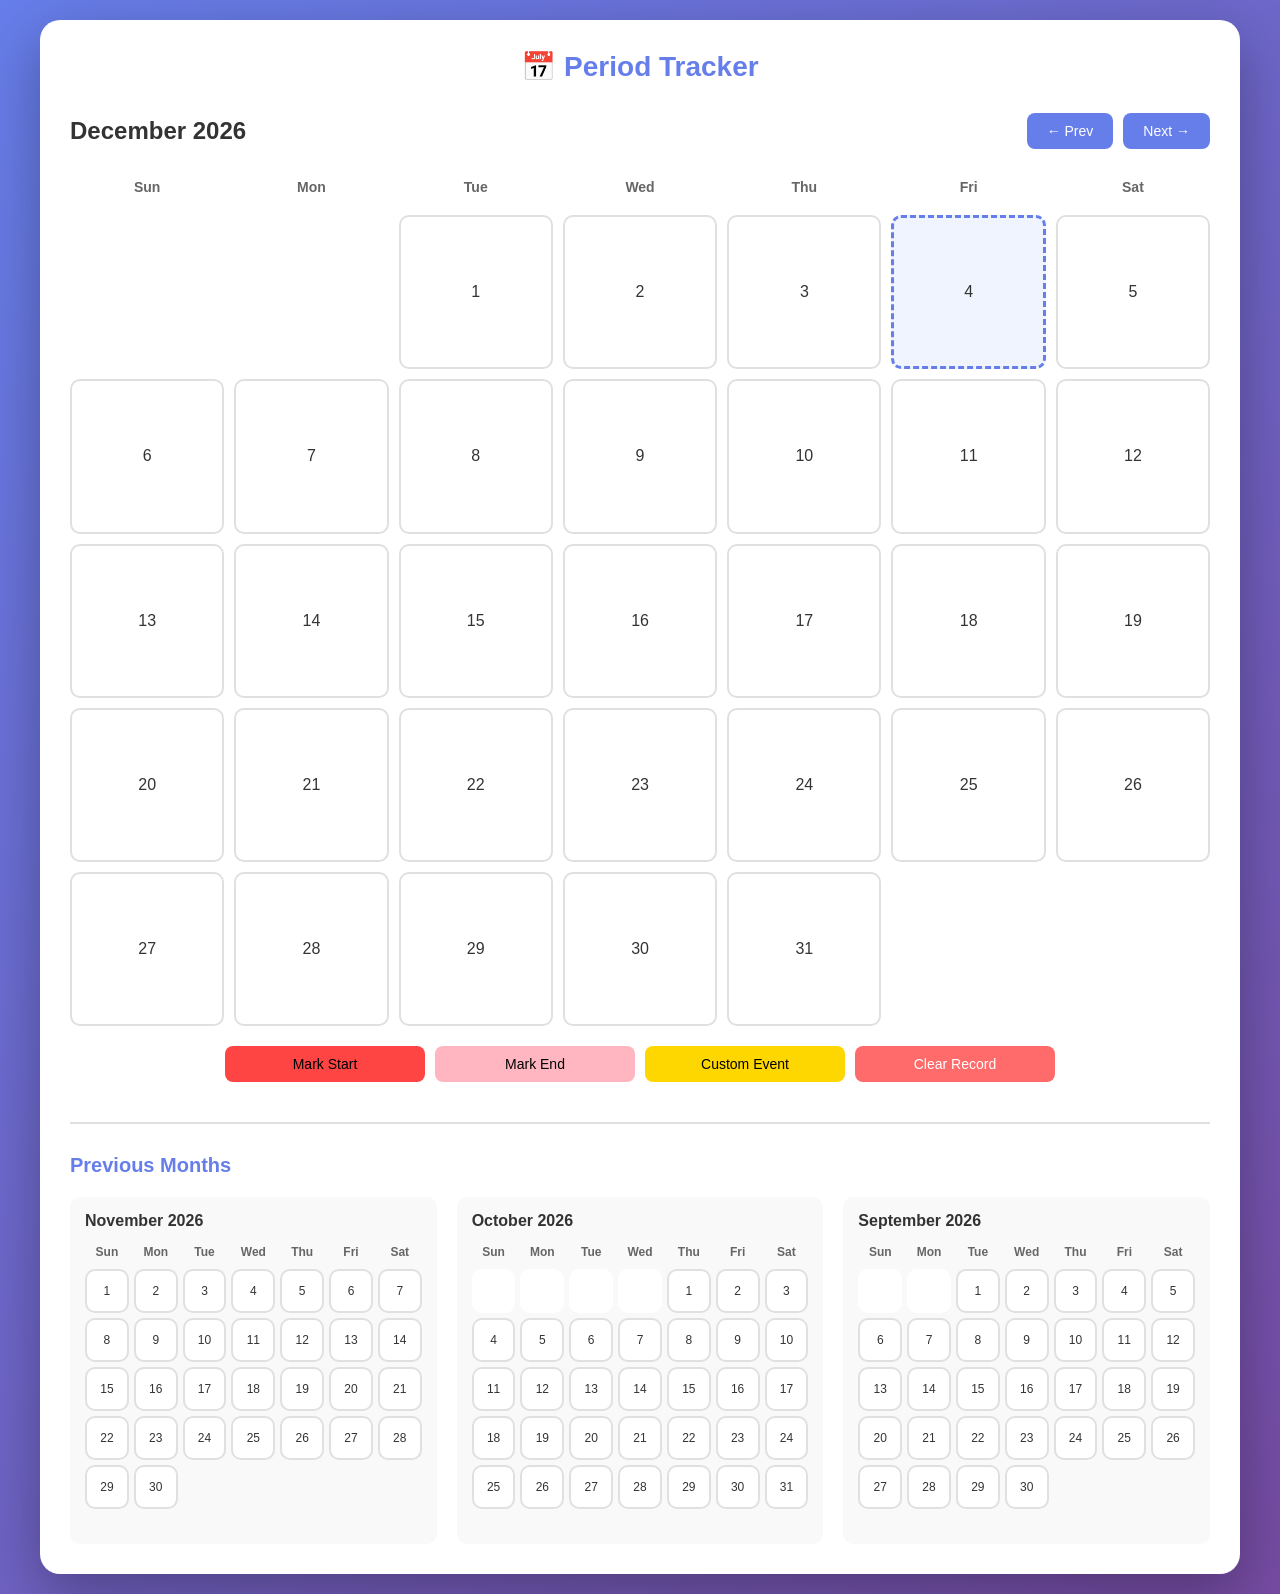
<file: MoonRecord.html>
<!DOCTYPE html>
<html lang="en">
<head>
    <meta charset="UTF-8">
    <meta name="viewport" content="width=device-width, initial-scale=1.0">
    <title>Period Tracker</title>
    <style>
        * {
            margin: 0;
            padding: 0;
            box-sizing: border-box;
        }

        body {
            font-family: -apple-system, BlinkMacSystemFont, 'Segoe UI', Arial, sans-serif;
            background: linear-gradient(135deg, #667eea 0%, #764ba2 100%);
            min-height: 100vh;
            padding: 20px;
        }

        .container {
            max-width: 1200px;
            margin: 0 auto;
            background: white;
            border-radius: 20px;
            padding: 30px;
            box-shadow: 0 20px 60px rgba(0,0,0,0.3);
        }

        h1 {
            text-align: center;
            color: #667eea;
            margin-bottom: 30px;
            font-size: 28px;
        }

        .current-month-section {
            margin-bottom: 40px;
        }

        .calendar-header {
            display: flex;
            justify-content: space-between;
            align-items: center;
            margin-bottom: 20px;
        }

        .month-year {
            font-size: 24px;
            font-weight: bold;
            color: #333;
        }

        .nav-buttons {
            display: flex;
            gap: 10px;
        }

        button {
            background: #667eea;
            color: white;
            border: none;
            padding: 10px 20px;
            border-radius: 8px;
            cursor: pointer;
            font-size: 14px;
            transition: background 0.3s;
        }

        button:hover {
            background: #5568d3;
        }

        .calendar {
            display: grid;
            grid-template-columns: repeat(7, 1fr);
            gap: 10px;
            margin-bottom: 20px;
        }

        .calendar.small {
            gap: 5px;
        }

        .day-header {
            text-align: center;
            font-weight: bold;
            color: #666;
            padding: 10px;
            font-size: 14px;
        }

        .calendar.small .day-header {
            font-size: 12px;
            padding: 5px;
        }

        .day-cell {
            aspect-ratio: 1;
            display: flex;
            flex-direction: column;
            align-items: center;
            justify-content: center;
            border: 2px solid #e0e0e0;
            border-radius: 10px;
            cursor: pointer;
            transition: all 0.3s;
            position: relative;
            background: white;
        }

        .day-cell:hover {
            border-color: #667eea;
            transform: scale(1.05);
        }

        .day-cell.empty {
            border: none;
            cursor: default;
        }

        .day-cell.empty:hover {
            transform: none;
        }

        .day-cell.today {
            border: 3px dashed #667eea;
            background: #f0f4ff;
        }

        .day-number {
            font-size: 16px;
            color: #333;
        }

        .calendar.small .day-number {
            font-size: 12px;
        }

        .day-cell.has-start {
            background: #ff4444 !important;
        }

        .day-cell.has-start .day-number {
            color: white;
        }

        .day-cell.has-end {
            background: #ffb6c1 !important;
        }

        .day-cell.has-end .day-number {
            color: #333;
        }

        .day-cell.has-custom {
            background: #ffd700 !important;
        }

        .day-cell.has-custom .day-number {
            color: #333;
        }

        .day-cell.has-multiple {
            background: linear-gradient(135deg, #ff4444 0%, #ff4444 33%, #ffb6c1 33%, #ffb6c1 66%, #ffd700 66%, #ffd700 100%) !important;
        }

        .day-cell.has-multiple .day-number {
            color: white;
            text-shadow: 1px 1px 2px rgba(0,0,0,0.5);
        }

        .day-cell.has-start-end {
            background: linear-gradient(135deg, #ff4444 0%, #ff4444 50%, #ffb6c1 50%, #ffb6c1 100%) !important;
        }

        .day-cell.has-start-end .day-number {
            color: white;
        }

        .day-cell.has-start-custom {
            background: linear-gradient(135deg, #ff4444 0%, #ff4444 50%, #ffd700 50%, #ffd700 100%) !important;
        }

        .day-cell.has-start-custom .day-number {
            color: white;
        }

        .day-cell.has-end-custom {
            background: linear-gradient(135deg, #ffb6c1 0%, #ffb6c1 50%, #ffd700 50%, #ffd700 100%) !important;
        }

        .day-cell.has-end-custom .day-number {
            color: #333;
        }

        .action-buttons {
            display: flex;
            gap: 10px;
            justify-content: center;
            margin-top: 20px;
        }

        .action-buttons button {
            flex: 1;
            max-width: 200px;
        }

        .action-buttons button.start-btn {
            background: #ff4444;
            color: black;
        }

        .action-buttons button.end-btn {
            background: #ffb6c1;
            color: black;
        }

        .action-buttons button.custom-btn {
            background: #ffd700;
            color: black;
        }

        .action-buttons button.clear-btn {
            background: #ff6b6b;
            color: white;
        }

        .previous-months {
            border-top: 2px solid #e0e0e0;
            padding-top: 30px;
        }

        .previous-months h2 {
            color: #667eea;
            margin-bottom: 20px;
            font-size: 20px;
        }

        .small-calendars {
            display: grid;
            grid-template-columns: repeat(auto-fit, minmax(250px, 1fr));
            gap: 20px;
        }

        .small-calendar-wrapper {
            background: #f9f9f9;
            padding: 15px;
            border-radius: 10px;
        }

        .small-calendar-header {
            font-weight: bold;
            color: #333;
            margin-bottom: 10px;
            font-size: 16px;
        }

        .modal {
            display: none;
            position: fixed;
            top: 0;
            left: 0;
            right: 0;
            bottom: 0;
            background: rgba(0,0,0,0.5);
            justify-content: center;
            align-items: center;
            z-index: 1000;
        }

        .modal.show {
            display: flex;
        }

        .modal-content {
            background: white;
            padding: 30px;
            border-radius: 15px;
            max-width: 400px;
            width: 90%;
            box-shadow: 0 10px 30px rgba(0,0,0,0.3);
        }

        .modal-content h3 {
            margin-bottom: 20px;
            color: #333;
            text-align: center;
        }

        .modal-content input {
            width: 100%;
            padding: 10px;
            border: 2px solid #e0e0e0;
            border-radius: 8px;
            margin-bottom: 20px;
            font-size: 14px;
        }

        .modal-buttons {
            display: flex;
            gap: 10px;
        }

        .modal-buttons button {
            flex: 1;
        }

        /* Event Details Popup */
        .event-details {
            background: white;
            border-radius: 10px;
            padding: 20px;
            max-width: 300px;
            width: 90%;
            box-shadow: 0 10px 30px rgba(0,0,0,0.3);
        }

        .event-details h3 {
            margin-bottom: 15px;
            color: #667eea;
            text-align: center;
        }

        .event-list {
            margin-bottom: 20px;
        }

        .event-item {
            padding: 8px 0;
            border-bottom: 1px solid #f0f0f0;
        }

        .event-item:last-child {
            border-bottom: none;
        }

        .event-type {
            display: inline-block;
            width: 80px;
            font-weight: bold;
            color: #666;
        }

        .event-name {
            color: #333;
        }

        @media (max-width: 768px) {
            .container {
                padding: 15px;
            }

            h1 {
                font-size: 22px;
            }

            .month-year {
                font-size: 18px;
            }

            .calendar {
                gap: 5px;
            }

            .day-number {
                font-size: 14px;
            }

            .small-calendars {
                grid-template-columns: 1fr;
            }
            
            .action-buttons {
                flex-direction: column;
                align-items: center;
            }
            
            .action-buttons button {
                max-width: 100%;
                width: 100%;
            }
        }
    </style>
</head>
<body>
    <div class="container">
        <h1>📅 Period Tracker</h1>
        
        <div class="current-month-section">
            <div class="calendar-header">
                <div class="month-year" id="currentMonthYear"></div>
                <div class="nav-buttons">
                    <button onclick="changeMonth(-1)">← Prev</button>
                    <button onclick="changeMonth(1)">Next →</button>
                </div>
            </div>
            <div id="currentCalendar" class="calendar"></div>
            
            <div class="action-buttons">
                <button class="start-btn" onclick="markDate('start')">Mark Start</button>
                <button class="end-btn" onclick="markDate('end')">Mark End</button>
                <button class="custom-btn" onclick="showCustomModal()">Custom Event</button>
                <button class="clear-btn" onclick="clearRecord()">Clear Record</button>
            </div>
        </div>

        <div class="previous-months">
            <h2>Previous Months</h2>
            <div class="small-calendars" id="previousMonths"></div>
        </div>
    </div>

    <!-- Custom Event Modal -->
    <div class="modal" id="customModal">
        <div class="modal-content">
            <h3>Add Custom Event</h3>
            <input type="text" id="customEventName" placeholder="Event name (e.g., Doctor visit)">
            <div class="modal-buttons">
                <button onclick="saveCustomEvent()">Save</button>
                <button onclick="closeCustomModal()" style="background: #ccc; color: #333;">Cancel</button>
            </div>
        </div>
    </div>

    <!-- Event Details Modal -->
    <div class="modal" id="eventDetailsModal">
        <div class="event-details">
            <h3 id="eventDateTitle">Event Details</h3>
            <div class="event-list" id="eventList"></div>
            <div class="modal-buttons">
                <button onclick="closeEventDetails()">Close</button>
            </div>
        </div>
    </div>

    <script>
        let currentDate = new Date();
        let selectedDate = null;
        let events = JSON.parse(localStorage.getItem('periodTrackerEvents')) || {};

        function saveEvents() {
            localStorage.setItem('periodTrackerEvents', JSON.stringify(events));
        }

        function formatDateKey(date) {
            return `${date.getFullYear()}-${String(date.getMonth() + 1).padStart(2, '0')}-${String(date.getDate()).padStart(2, '0')}`;
        }

        function formatDisplayDate(date) {
            const options = { weekday: 'long', year: 'numeric', month: 'long', day: 'numeric' };
            return date.toLocaleDateString('en-US', options);
        }

        function renderCalendar(year, month, containerId, isSmall = false) {
            const container = document.getElementById(containerId);
            container.innerHTML = '';
            container.className = isSmall ? 'calendar small' : 'calendar';

            const dayHeaders = ['Sun', 'Mon', 'Tue', 'Wed', 'Thu', 'Fri', 'Sat'];
            dayHeaders.forEach(day => {
                const header = document.createElement('div');
                header.className = 'day-header';
                header.textContent = day;
                container.appendChild(header);
            });

            const firstDay = new Date(year, month, 1).getDay();
            const daysInMonth = new Date(year, month + 1, 0).getDate();
            const today = new Date();

            for (let i = 0; i < firstDay; i++) {
                const emptyCell = document.createElement('div');
                emptyCell.className = 'day-cell empty';
                container.appendChild(emptyCell);
            }

            for (let day = 1; day <= daysInMonth; day++) {
                const cell = document.createElement('div');
                cell.className = 'day-cell';
                
                const date = new Date(year, month, day);
                const dateKey = formatDateKey(date);
                
                if (!isSmall && date.toDateString() === today.toDateString()) {
                    cell.classList.add('today');
                }

                const dayNumber = document.createElement('div');
                dayNumber.className = 'day-number';
                dayNumber.textContent = day;
                cell.appendChild(dayNumber);

                if (events[dateKey]) {
                    const eventTypes = events[dateKey].map(e => e.type);
                    const hasStart = eventTypes.includes('start');
                    const hasEnd = eventTypes.includes('end');
                    const hasCustom = eventTypes.includes('custom');
                    
                    const count = (hasStart ? 1 : 0) + (hasEnd ? 1 : 0) + (hasCustom ? 1 : 0);
                    
                    if (count === 1) {
                        if (hasStart) cell.classList.add('has-start');
                        else if (hasEnd) cell.classList.add('has-end');
                        else if (hasCustom) cell.classList.add('has-custom');
                    } else if (count === 2) {
                        if (hasStart && hasEnd) cell.classList.add('has-start-end');
                        else if (hasStart && hasCustom) cell.classList.add('has-start-custom');
                        else if (hasEnd && hasCustom) cell.classList.add('has-end-custom');
                    } else if (count === 3) {
                        cell.classList.add('has-multiple');
                    }
                }

                // Make all calendar cells clickable to show event details
                cell.onclick = () => {
                    if (!isSmall) {
                        // For current month, also select the date
                        document.querySelectorAll('.day-cell').forEach(c => c.style.background = '');
                        cell.style.background = '#e8f0fe';
                        selectedDate = date;
                    }
                    
                    // Show event details if there are events for this date
                    if (events[dateKey] && events[dateKey].length > 0) {
                        showEventDetails(date, dateKey);
                    }
                };

                container.appendChild(cell);
            }
        }

        function showEventDetails(date, dateKey) {
            const modal = document.getElementById('eventDetailsModal');
            const dateTitle = document.getElementById('eventDateTitle');
            const eventList = document.getElementById('eventList');
            
            dateTitle.textContent = formatDisplayDate(date);
            eventList.innerHTML = '';
            
            events[dateKey].forEach(event => {
                const eventItem = document.createElement('div');
                eventItem.className = 'event-item';
                
                const eventType = document.createElement('span');
                eventType.className = 'event-type';
                
                if (event.type === 'start') {
                    eventType.textContent = 'Period Start:';
                    eventType.style.color = '#ff4444';
                } else if (event.type === 'end') {
                    eventType.textContent = 'Period End:';
                    eventType.style.color = '#ffb6c1';
                } else {
                    eventType.textContent = 'Custom Event:';
                    eventType.style.color = '#ffd700';
                }
                
                const eventName = document.createElement('span');
                eventName.className = 'event-name';
                eventName.textContent = event.name;
                
                eventItem.appendChild(eventType);
                eventItem.appendChild(eventName);
                eventList.appendChild(eventItem);
            });
            
            modal.classList.add('show');
        }

        function closeEventDetails() {
            document.getElementById('eventDetailsModal').classList.remove('show');
        }

        function updateCurrentMonth() {
            const monthNames = ['January', 'February', 'March', 'April', 'May', 'June',
                              'July', 'August', 'September', 'October', 'November', 'December'];
            document.getElementById('currentMonthYear').textContent = 
                `${monthNames[currentDate.getMonth()]} ${currentDate.getFullYear()}`;
            renderCalendar(currentDate.getFullYear(), currentDate.getMonth(), 'currentCalendar');
        }

        function updatePreviousMonths() {
            const container = document.getElementById('previousMonths');
            container.innerHTML = '';
            
            const monthNames = ['January', 'February', 'March', 'April', 'May', 'June',
                              'July', 'August', 'September', 'October', 'November', 'December'];

            for (let i = 1; i <= 3; i++) {
                const date = new Date(currentDate.getFullYear(), currentDate.getMonth() - i, 1);
                const wrapper = document.createElement('div');
                wrapper.className = 'small-calendar-wrapper';
                
                const header = document.createElement('div');
                header.className = 'small-calendar-header';
                header.textContent = `${monthNames[date.getMonth()]} ${date.getFullYear()}`;
                wrapper.appendChild(header);
                
                const calendarDiv = document.createElement('div');
                calendarDiv.id = `smallCalendar${i}`;
                wrapper.appendChild(calendarDiv);
                
                container.appendChild(wrapper);
                renderCalendar(date.getFullYear(), date.getMonth(), `smallCalendar${i}`, true);
            }
        }

        function changeMonth(direction) {
            currentDate.setMonth(currentDate.getMonth() + direction);
            updateCurrentMonth();
            updatePreviousMonths();
        }

        function markDate(type) {
            if (!selectedDate) {
                alert('Please select a date first!');
                return;
            }

            const dateKey = formatDateKey(selectedDate);
            if (!events[dateKey]) {
                events[dateKey] = [];
            }

            const existingIndex = events[dateKey].findIndex(e => e.type === type);
            if (existingIndex >= 0) {
                events[dateKey].splice(existingIndex, 1);
                if (events[dateKey].length === 0) {
                    delete events[dateKey];
                }
            } else {
                events[dateKey].push({ type, name: type === 'start' ? 'Period Start' : 'Period End' });
            }

            saveEvents();
            updateCurrentMonth();
            updatePreviousMonths();
        }

        function showCustomModal() {
            if (!selectedDate) {
                alert('Please select a date first!');
                return;
            }
            document.getElementById('customModal').classList.add('show');
        }

        function closeCustomModal() {
            document.getElementById('customModal').classList.remove('show');
            document.getElementById('customEventName').value = '';
        }

        function saveCustomEvent() {
            const eventName = document.getElementById('customEventName').value.trim();
            if (!eventName) {
                alert('Please enter an event name!');
                return;
            }

            const dateKey = formatDateKey(selectedDate);
            if (!events[dateKey]) {
                events[dateKey] = [];
            }

            events[dateKey].push({ type: 'custom', name: eventName });
            saveEvents();
            updateCurrentMonth();
            updatePreviousMonths();
            closeCustomModal();
        }

        function clearRecord() {
            if (!selectedDate) {
                alert('Please select a date first!');
                return;
            }

            const dateKey = formatDateKey(selectedDate);
            
            if (!events[dateKey] || events[dateKey].length === 0) {
                alert('No records found for the selected date!');
                return;
            }

            if (confirm('Are you sure you want to delete all records for this date?')) {
                delete events[dateKey];
                saveEvents();
                updateCurrentMonth();
                updatePreviousMonths();
                
                // Clear the selection highlight
                document.querySelectorAll('.day-cell').forEach(c => c.style.background = '');
                selectedDate = null;
                
                alert('Records deleted successfully!');
            }
        }

        // Initialize
        updateCurrentMonth();
        updatePreviousMonths();
    </script>
</body>
</html>
</file>
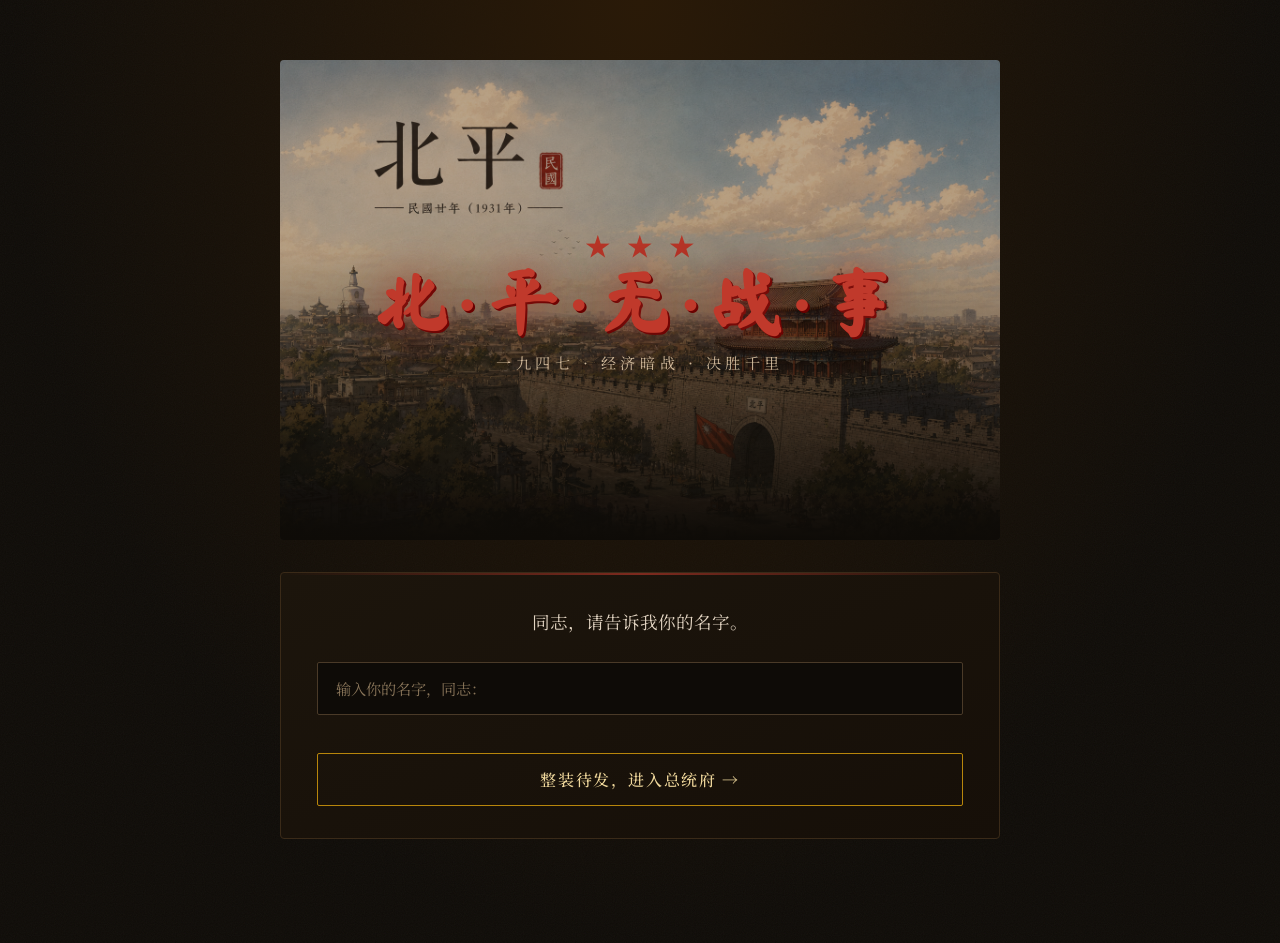
<file: peking.html>
<!DOCTYPE html>
<html lang="zh">
<head>
<meta charset="utf-8">
<meta name="viewport" content="width=device-width, initial-scale=1, user-scalable=yes">
<title>北平无战事</title>
<style>
  @import url('https://fonts.googleapis.com/css2?family=Noto+Serif+SC:wght@300;400;600;700&family=Ma+Shan+Zheng&display=swap');

  :root {
    --ink: #1a1008;
    --paper: #f5ede0;
    --aged: #d4b896;
    --red: #c0392b;
    --gold: #b8860b;
    --shadow: rgba(0,0,0,0.4);
    --correct-bg: #1a3a1a;
    --correct-text: #9bdf9b;
    --wrong-bg: #3a1a1a;
    --wrong-text: #f09a9a;
    --neutral-bg: #1a2a3a;
    --neutral-text: #9ac2e6;
  }

  * { box-sizing: border-box; margin: 0; padding: 0; }

  body {
    background: #0e0b07;
    background-image:
      radial-gradient(ellipse at 50% 0%, #2a1a08 0%, transparent 70%),
      url("data:image/svg+xml,%3Csvg width='200' height='200' xmlns='http://www.w3.org/2000/svg'%3E%3Cfilter id='n'%3E%3CfeTurbulence type='fractalNoise' baseFrequency='0.9' numOctaves='4' stitchTiles='stitch'/%3E%3C/filter%3E%3Crect width='200' height='200' filter='url(%23n)' opacity='0.04'/%3E%3C/svg%3E");
    min-height: 100vh;
    display: flex;
    align-items: flex-start;
    justify-content: center;
    padding: 40px 16px 80px;
    font-family: 'Noto Serif SC', serif;
    font-size: 18px;
  }

  #game {
    width: 100%;
    max-width: 720px;
    position: relative;
  }

  .scene-img {
    width: 100%;
    height: auto;
    border-radius: 3px;
    margin-bottom: 18px;
    border: 1px solid #3a2a18;
    display: block;
    opacity: 0.85;
    transition: opacity 0.4s ease;
  }
  .scene-img:hover { opacity: 1; }

  .title-block {
    text-align: center;
    margin-bottom: 32px;
    padding-top: 20px;
    animation: fadeDown 0.8s ease both;
    position: relative;
  }
  .title-block .title-img-wrap {
    position: relative;
    margin-bottom: 20px;
    border-radius: 4px;
    overflow: hidden;
  }
  .title-block .title-img-wrap::after {
    content: '';
    position: absolute;
    bottom: 0; left: 0; right: 0;
    height: 60%;
    background: linear-gradient(transparent, #0e0b07);
    pointer-events: none;
  }
  .title-block .title-img-wrap img {
    width: 100%;
    height: auto;
    display: block;
    opacity: 0.7;
  }
  .title-overlay {
    position: absolute;
    top: 50%;
    left: 50%;
    transform: translate(-50%, -50%);
    z-index: 2;
    text-align: center;
    width: 90%;
  }
  .title-overlay h1 {
    font-family: 'Ma Shan Zheng', serif;
    font-size: clamp(2.8rem, 8vw, 4.5rem);
    color: var(--red);
    text-shadow: 0 0 40px rgba(192,57,43,0.6), 2px 2px 0 #600, 0 0 80px rgba(0,0,0,0.8);
    letter-spacing: 0.15em;
    line-height: 1.1;
  }
  .title-overlay .subtitle {
    color: #e0c8a8;
    font-size: 0.95rem;
    letter-spacing: 0.3em;
    margin-top: 10px;
    opacity: 0.9;
    text-shadow: 0 0 12px rgba(0,0,0,0.9);
  }
  .red-star {
    color: var(--red);
    font-size: 1.6rem;
    display: inline-block;
    margin: 0 8px;
    animation: pulse 2s ease-in-out infinite;
  }

  .passage {
    background: linear-gradient(160deg, #1c150c 0%, #160f08 100%);
    border: 1px solid #3a2a18;
    border-radius: 4px;
    padding: 32px 36px;
    margin-bottom: 24px;
    animation: fadeUp 0.5s ease both;
    position: relative;
    overflow: hidden;
  }
  .passage::before {
    content: '';
    position: absolute;
    top: 0; left: 0; right: 0;
    height: 2px;
    background: linear-gradient(90deg, transparent, var(--red), transparent);
    opacity: 0.6;
  }

  .year-badge {
    background: var(--red);
    color: #fff;
    font-size: 0.85rem;
    letter-spacing: 0.2em;
    padding: 4px 12px;
    display: inline-block;
    margin-bottom: 20px;
    font-weight: 600;
  }

  .passage p {
    color: #e2d4c2;
    line-height: 1.9;
    font-size: 1.05rem;
    margin-bottom: 14px;
    text-indent: 2em;
  }
  .passage p.no-indent { text-indent: 0; }
  .passage p:last-child { margin-bottom: 0; }

  .highlight {
    color: #f3e29c;
    font-weight: 600;
  }
  .mission-text {
    color: var(--red);
    font-weight: 600;
    border-left: 2px solid var(--red);
    padding-left: 12px;
    margin: 16px 0 4px;
    display: block;
  }

  .question-block {
    background: #110d07;
    border: 1px solid #2e2010;
    border-radius: 3px;
    padding: 20px 24px;
    margin: 16px 0;
  }
  .question-text {
    color: #ecdcaa;
    font-size: 1.05rem;
    line-height: 1.8;
    margin-bottom: 0;
    text-indent: 0 !important;
  }
  .question-number {
    font-size: 0.85rem;
    color: var(--gold);
    letter-spacing: 0.15em;
    text-transform: uppercase;
    margin-bottom: 12px;
    opacity: 0.9;
  }

  .choices {
    display: flex;
    flex-direction: column;
    gap: 12px;
    margin-top: 24px;
  }

  .choice-btn {
    background: #1a120a;
    border: 1px solid #4a3a25;
    color: #e8dcc8;
    padding: 16px 22px;
    text-align: left;
    cursor: pointer;
    font-family: 'Noto Serif SC', serif;
    font-size: 1rem;
    line-height: 1.6;
    border-radius: 2px;
    transition: all 0.2s ease;
    position: relative;
    overflow: hidden;
  }
  .choice-btn:hover:not(:disabled) {
    border-color: var(--gold);
    color: #fff3e0;
    background: #2e2014;
    transform: translateX(4px);
  }
  .choice-btn:disabled {
    cursor: default;
  }
  .choice-label {
    font-weight: 700;
    color: #e5b85c;
    margin-right: 12px;
    font-size: 1.05rem;
    letter-spacing: 0.05em;
  }
  .choice-desc {
    color: #c0ac8c;
    font-size: 0.9rem;
    display: block;
    margin-top: 6px;
    font-style: italic;
    line-height: 1.5;
  }

  .feedback {
    border-radius: 3px;
    padding: 16px 20px;
    margin-top: 16px;
    font-size: 0.95rem;
    line-height: 1.7;
    animation: fadeUp 0.35s ease both;
    display: flex;
    gap: 14px;
    align-items: flex-start;
  }
  .feedback-icon {
    font-size: 1.3rem;
    flex-shrink: 0;
    margin-top: 1px;
  }
  .feedback-text { flex: 1; }
  .feedback.correct {
    background: var(--correct-bg);
    border: 1px solid #3d8b3d;
    color: var(--correct-text);
  }
  .feedback.wrong {
    background: var(--wrong-bg);
    border: 1px solid #b55a5a;
    color: var(--wrong-text);
  }
  .feedback.info {
    background: var(--neutral-bg);
    border: 1px solid #3d6b8b;
    color: var(--neutral-text);
  }
  .feedback.mission-good {
    background: #1a2a3a;
    border: 1px solid #3d8b6b;
    color: #aae0c0;
  }
  .feedback.mission-bad {
    background: #2a1a0a;
    border: 1px solid #b57a4a;
    color: #eab88a;
  }

  .choice-btn.selected-correct {
    border-color: #5ba85b;
    background: #1f2a1f;
    color: #bae6ba;
  }
  .choice-btn.selected-wrong {
    border-color: #c96a6a;
    background: #2f1a1a;
    color: #e6baba;
  }
  .choice-btn.selected-info {
    border-color: #5a8bb5;
    background: #1a252f;
    color: #b8d6ff;
  }
  .choice-btn.revealed-right {
    border-color: #5ba85b;
    background: #1f2a1f;
    color: #8bc48b;
    opacity: 0.75;
  }

  .continue-btn {
    background: transparent;
    border: 1px solid var(--gold);
    color: #f0d89c;
    padding: 14px 32px;
    cursor: pointer;
    font-family: 'Noto Serif SC', serif;
    font-size: 1rem;
    letter-spacing: 0.1em;
    border-radius: 2px;
    margin-top: 24px;
    transition: all 0.2s ease;
    display: block;
    width: 100%;
    font-weight: 500;
  }
  .continue-btn:hover {
    background: var(--gold);
    color: #1f160c;
  }

  .score-bar {
    display: flex;
    justify-content: space-between;
    align-items: center;
    padding: 12px 18px;
    background: #0e0b07;
    border: 1px solid #3a2a1c;
    border-radius: 3px;
    margin-bottom: 20px;
    font-size: 0.9rem;
    color: #e0c8a8;
    letter-spacing: 0.05em;
  }
  .score-val { color: #e5b85c; font-weight: 700; }

  .phase-header {
    text-align: center;
    margin: 32px 0 20px;
    animation: fadeUp 0.5s ease both;
  }
  .phase-title {
    font-size: 0.85rem;
    letter-spacing: 0.4em;
    color: #e5b85c;
    text-transform: uppercase;
    opacity: 0.9;
    margin-bottom: 8px;
  }
  .phase-line {
    border: none;
    border-top: 1px solid #4a3a28;
    margin: 12px 0 0;
  }

  .ending-card {
    background: linear-gradient(160deg, #1c150c 0%, #0f0a06 100%);
    border: 1px solid #4a3a28;
    border-radius: 4px;
    padding: 0;
    animation: fadeUp 0.6s ease both;
    text-align: center;
    overflow: hidden;
  }
  .ending-card .ending-img {
    width: 100%;
    height: auto;
    display: block;
    border-bottom: 1px solid #4a3a28;
  }
  .ending-content-inner {
    padding: 36px 36px 40px;
  }
  .ending-title {
    font-family: 'Ma Shan Zheng', serif;
    font-size: 2.2rem;
    margin-bottom: 24px;
    letter-spacing: 0.1em;
  }
  .ending-1 .ending-title { color: var(--red); text-shadow: 0 0 6px #a03020; }
  .ending-2 .ending-title { color: #c0a070; }
  .ending-3 .ending-title { color: #8a6e4a; }

  .ending-text {
    color: #e2d0b8;
    line-height: 1.95;
    font-size: 1.02rem;
    margin-bottom: 28px;
    text-align: left;
  }
  .ending-text p { text-indent: 2em; margin-bottom: 14px; }
  .ending-text p:last-child { margin-bottom: 0; }

  .debrief {
    background: #0e0b07;
    border: 1px solid #3a2a1c;
    border-radius: 3px;
    padding: 24px;
    margin-top: 28px;
    text-align: left;
  }
  .debrief-title {
    color: #e5b85c;
    font-size: 0.9rem;
    letter-spacing: 0.3em;
    text-transform: uppercase;
    margin-bottom: 18px;
    border-bottom: 1px solid #3a2a1c;
    padding-bottom: 12px;
  }
  .debrief-item {
    display: flex;
    gap: 16px;
    margin-bottom: 20px;
    align-items: flex-start;
    padding: 14px;
    border-radius: 2px;
  }
  .debrief-item.good { background: #0f1f0f; border-left: 3px solid #5ba85b; }
  .debrief-item.bad { background: #1f0f0f; border-left: 3px solid #c96a6a; }
  .debrief-icon { font-size: 1.2rem; flex-shrink: 0; margin-top: 2px; }
  .debrief-content { flex: 1; }
  .debrief-q { color: #ecdcaa; font-size: 0.96rem; font-weight: 600; margin-bottom: 6px; }
  .debrief-a { color: #c8b28c; font-size: 0.9rem; line-height: 1.6; }
  .debrief-a .your-choice { opacity: 0.9; }
  .debrief-a .correct-choice { color: #9bdf9b; }

  .final-score {
    text-align: center;
    margin-top: 32px;
    padding: 24px;
    border: 1px solid #4a3a28;
    border-radius: 3px;
  }
  .final-score-label { color: #e0c8a8; font-size: 0.9rem; letter-spacing: 0.2em; margin-bottom: 12px; }
  .final-score-value { color: #f0c674; font-size: 2.4rem; font-weight: 700; }

  .restart-btn {
    background: var(--red);
    border: none;
    color: #fff3e6;
    padding: 16px 44px;
    cursor: pointer;
    font-family: 'Noto Serif SC', serif;
    font-size: 1.05rem;
    letter-spacing: 0.1em;
    border-radius: 2px;
    margin-top: 28px;
    transition: all 0.2s ease;
    font-weight: 500;
  }
  .restart-btn:hover { background: #b54334; transform: translateY(-1px); }

  .name-section {
    display: flex;
    flex-direction: column;
    gap: 14px;
    margin-top: 24px;
  }
  .name-input {
    background: #0e0b07;
    border: 1px solid #4a3a28;
    color: #f3e6d4;
    padding: 14px 18px;
    font-family: 'Noto Serif SC', serif;
    font-size: 1rem;
    border-radius: 2px;
    outline: none;
    transition: border-color 0.2s;
  }
  .name-input:focus { border-color: var(--gold); }
  .name-input::placeholder { color: #8a765a; font-size: 0.95rem; }

  .progress-dots {
    display: flex;
    gap: 10px;
    justify-content: center;
    margin: 20px 0 28px;
  }
  .dot {
    width: 10px; height: 10px;
    border-radius: 50%;
    background: #4a3a28;
    transition: all 0.3s ease;
  }
  .dot.active { background: #e5b85c; transform: scale(1.2); }
  .dot.done { background: var(--red); }

  @keyframes fadeUp {
    from { opacity: 0; transform: translateY(16px); }
    to { opacity: 1; transform: translateY(0); }
  }
  @keyframes fadeDown {
    from { opacity: 0; transform: translateY(-16px); }
    to { opacity: 1; transform: translateY(0); }
  }
  @keyframes pulse {
    0%, 100% { transform: scale(1); opacity: 1; }
    50% { transform: scale(1.2); opacity: 0.7; }
  }
  @keyframes shake {
    0%, 100% { transform: translateX(0); }
    20% { transform: translateX(-6px); }
    40% { transform: translateX(6px); }
    60% { transform: translateX(-4px); }
    80% { transform: translateX(4px); }
  }
  .shake { animation: shake 0.4s ease; }

  .hidden { display: none !important; }

  .scroll-hint {
    text-align: center;
    color: #6a5a48;
    font-size: 0.8rem;
    margin-top: 28px;
    letter-spacing: 0.15em;
    animation: pulse 2s ease-in-out infinite;
  }

  /* mission reveal text */
  .typewriter-text {
    color: #f0bc9a;
    border-left: 2px solid var(--red);
    padding-left: 14px;
    margin: 16px 0;
    font-weight: 500;
    line-height: 1.8;
  }

  .dialog-line {
    color: #d4b896;
    font-style: italic;
    padding-left: 1em;
    margin: 8px 0;
    text-indent: 0 !important;
  }

  .mission-badge {
    background: #8a1a1a;
    color: #f0c8a0;
    font-size: 0.8rem;
    padding: 3px 10px;
    border-radius: 2px;
    letter-spacing: 0.1em;
    display: inline-block;
    margin-bottom: 10px;
  }

  .intro-passage p {
    text-indent: 2em;
    margin-bottom: 14px;
  }

  /* interview fail with image */
  .fail-img-wrap {
    position: relative;
    margin-bottom: 20px;
    border-radius: 3px;
    overflow: hidden;
  }
  .fail-img-wrap img {
    width: 100%;
    height: auto;
    display: block;
    opacity: 0.5;
  }
  .fail-img-wrap::after {
    content: '';
    position: absolute;
    top: 0; left: 0; right: 0; bottom: 0;
    background: rgba(0,0,0,0.4);
    pointer-events: none;
  }
  .fail-text-overlay {
    position: absolute;
    top: 50%; left: 50%;
    transform: translate(-50%, -50%);
    z-index: 2;
    text-align: center;
    width: 85%;
  }
  .fail-text-overlay .fail-title {
    font-family: 'Ma Shan Zheng', serif;
    color: #8a4a3a;
    font-size: 2rem;
    text-shadow: 0 0 20px rgba(0,0,0,0.9);
  }

  @media (max-width: 550px) {
    body {
      font-size: 16px;
      padding: 24px 12px 60px;
    }
    .passage { padding: 24px 20px; }
    .ending-content-inner { padding: 24px 20px; }
    .debrief { padding: 18px 14px; }
    .choice-btn {
      padding: 14px 18px;
      font-size: 0.96rem;
    }
    .choice-desc {
      font-size: 0.85rem;
    }
    .feedback {
      padding: 14px 16px;
      font-size: 0.9rem;
    }
    .question-text {
      font-size: 1rem;
    }
    .passage p {
      font-size: 1rem;
    }
  }
</style>
</head>
<body>
<div id="game">

  <div id="screen-name" class="">
    <div class="title-block">
      <div class="title-img-wrap">
        <img src="pic/1.png" alt="北平">
        <div class="title-overlay">
          <div><span class="red-star">★</span><span class="red-star">★</span><span class="red-star">★</span></div>
          <h1>北·平·无·战·事</h1>
          <div class="subtitle">一九四七 · 经济暗战 · 决胜千里</div>
        </div>
      </div>
    </div>

    <div class="passage" style="text-align:center;">
      <p style="text-indent:0; font-size:1.1rem; color:#e2d4c2;">同志，请告诉我你的名字。</p>
      <div class="name-section">
        <input class="name-input" id="name-input" type="text" placeholder="输入你的名字，同志：" maxlength="12">
        <button class="continue-btn" onclick="startGame()">整装待发，进入总统府 →</button>
      </div>
    </div>
  </div>

  <div id="screen-waiting" class="hidden">
    <div class="passage" style="text-align:left;">
      <span class="year-badge">1947年 · 南京 · 总统府</span>
      <img src="pic/2.png" alt="会议室门口" class="scene-img">
      <p>你坐在南京总统府内的一个会议室门口，焦急地等待着。你盯着"国家经济战略密室"几个字出了神。</p>
      <p>大概两年前，你从苏联学习宏观经济学归来回了延安。组织上立马给你安排了任务——让你去敌占区进行地下工作。就这么几年的时间，你以优秀的经济学素质成功打入国民政府内部。</p>
      <p>而现在，你正面临最严峻的考验：只要通过即将在这个会议室里举行的面试，你就会被接纳为国民政府经济战略委员会的核心成员。</p>
      <p>正想着，一个西装革履的男人走了进来。你听到会议室内叫到了你的名字：</p>
      <p style="color:#ecdcaa; text-align:center; font-size:1.1rem; margin:20px 0; text-indent:0;">「<strong id="waiting-name-placeholder">同志</strong>，到你了，快点进去吧。」</p>
      <p>你无论如何都要得到高层的信任，回答对他们问的所有问题，这样你便能在以后的地下工作中发挥作用。</p>
      <button class="continue-btn" onclick="enterInterviewRoom()">起身进入会议室 →</button>
    </div>
  </div>

  <div id="screen-interview-room" class="hidden">
    <div class="passage" style="text-align:left;">
      <span class="year-badge">1947年 · 南京 · 会议室</span>
      <img src="pic/3.png" alt="建丰同志" class="scene-img">
      <p>你走进了这间朴实的会议室。你发现坐在正中间的正是国民政府内部唯一拥有真才实学的人——<strong>建丰同志</strong>，他与你同样拥有苏联留学的经历——他可并不像你之前认识的那些水货，他可能会问到你一些真正有关宏观经济的问题。</p>
      <p class="dialog-line" style="text-indent:0; border-left:2px solid #b8860b; padding-left:14px; color:#e8d4a8; margin:18px 0;">「请坐吧，<strong id="room-name-placeholder">同志</strong>，我们正在选拔真正的经济学人才帮助我们治理经济。希望你能成为其中的一员。」建丰说道。</p>
      <button class="continue-btn" onclick="startInterview()">接受考验吧 →</button>
    </div>
  </div>

  <div id="screen-interview" class="hidden">
    <div class="phase-header">
      <div class="phase-title">第一阶段 · 面试考核</div>
      <hr class="phase-line">
    </div>
    <div class="progress-dots" id="interview-dots">
      <div class="dot active" id="dot-i0"></div>
      <div class="dot" id="dot-i1"></div>
      <div class="dot" id="dot-i2"></div>
    </div>
    <div id="interview-content"></div>
  </div>

  <div id="screen-plane" class="hidden">
    <div class="passage" style="text-align:left;">
      <span class="year-badge">1947年 · 飞往北平</span>
      <img src="pic/4.png" alt="私人飞机" class="scene-img">
      <p>不久你便被派到北平主持各类经济改革工作。建丰同志很看重你，特意用他的私人飞机送你去北平。</p>
      <p>你望着舷窗外逐渐远去的南京城，心中默念：这场战争，才刚刚开始。</p>
      <button class="continue-btn" onclick="enterRickshaw()">抵达北平，继续前行 →</button>
    </div>
  </div>

  <div id="screen-rickshaw" class="hidden">
    <div class="passage" style="text-align:left;">
      <span class="year-badge">1947年 · 北平 · 街头</span>
      <img src="pic/5.png" alt="黄包车接头" class="scene-img">
      <p>当你刚下飞机走到街上的当口，一个黄包车夫说出了你们地下党员的暗号。你知道，组织要给你派新任务了。于是你坐上了他的黄包车。</p>
      <p class="dialog-line" style="text-indent:0; border-left:2px solid #c0392b; padding-left:14px; color:#f0bc9a; margin:14px 0;">
        「<strong id="rickshaw-name-placeholder">同志</strong>，上级给你的任务——不惜一切代价，运用你的岗位职责去破坏敌占区的经济。」
      </p>
      <p>车夫继续说道：「上级考虑到北平的各类文化建筑需要被保护，北平的人民也不愿经受战火。北平和平解放的唯一可能性，就落在了你的身上。我们要打一场浩浩荡荡的<strong>经济战争</strong>。」</p>
      <p>你感到肩上的担子无比沉重——也就是说，你需要在将来的经济决策中，做出<strong class="highlight">完全错误的决策</strong>。</p>
      <button class="continue-btn" onclick="enterMission()">开始执行任务 →</button>
    </div>
  </div>

  <div id="screen-mission" class="hidden">
    <div class="phase-header">
      <div class="phase-title">第二阶段 · 经济破坏任务</div>
      <hr class="phase-line">
    </div>
    <div class="progress-dots" id="mission-dots">
      <div class="dot active" id="dot-m0"></div>
      <div class="dot" id="dot-m1"></div>
      <div class="dot" id="dot-m2"></div>
    </div>
    <div id="mission-content"></div>
  </div>

  <div id="screen-ending" class="hidden">
    <div id="ending-content"></div>
  </div>
</div>

<script>
let state = {
  name: '同志',
  interviewQ: 0,
  interviewCorrect: 0,
  missionQ: 0,
  missionCorrect: 0,
  interviewAnswers: [],
  missionAnswers: [],
  canContinue: false
};

const interviewQuestions = [
  {
    number: '面试问题 1/3',
    situation: '制造业失业率骤升至 14%',
    question: '面试官问你：「我们主要考察宏观经济学理论。首先，假设我们的<span class="highlight">制造业失业率骤升至14%</span>，你有什么比较好的解决方案吗？」',
    choices: [
      {
        label: 'A',
        text: '启动大规模基建投资',
        desc: '「应启动大规模基建投资计划。根据乘数理论，当边际消费倾向为0.7时，300亿政府支出将通过1/(1-MPC)的连锁反应激活总需求，失业率有望快速回落。」',
        correct: true
      },
      {
        label: 'B',
        text: '削减最低工资放松劳动管制',
        desc: '「应削减最低工资并放松劳动市场管制。价格机制具有内在弹性，只要要素市场充分自由，短期失业可通过工资调整自行消化，无需政府干预。」',
        correct: false
      }
    ],
    correctIndex: 0,
    explanation: {
      correct: '✓ 正确。14%的失业率属于周期性失业，根源是总需求不足。凯恩斯主义的财政刺激通过乘数效应直接扩大总支出、拉动产出，是应对短期需求冲击的经典方案。',
      wrong: '✗ 错误。古典学派的自动均衡适用于长期和柔性价格环境。但短期内工资和价格存在粘性，削减工资反而可能进一步压缩消费需求，加剧螺旋式衰退。面试官期待的是对短期需求管理的理解。'
    }
  },
  {
    number: '面试问题 2/3',
    situation: 'CPI同比暴涨9% + GDP萎缩1.2%',
    question: '「假设某一地区<span class="highlight">CPI同比暴涨9%的同时GDP萎缩1.2%</span>，你会采取什么措施？」',
    choices: [
      {
        label: 'A',
        text: '财政补贴修复生产供给',
        desc: '「当前局面源于生产端供给不足。应对关键行业实施定向财政补贴，修复供应链瓶颈。只要产能恢复，物价自然回落，产出也将回升。」',
        correct: true
      },
      {
        label: 'B',
        text: '紧缩财政遏制过热需求',
        desc: '「物价高涨说明需求过热。必须立即削减财政赤字、收紧支出，让AE模型中的总支出曲线下移，才能压制通胀。」',
        correct: false
      }
    ],
    correctIndex: 0,
    explanation: {
      correct: '✓ 正确。物价上涨伴随产出萎缩，这是供给冲击的典型特征——AS曲线左移同时推高价格、压低产出。修复供给端才能从根本上解决问题，需求管理在此场景下无法两全。',
      wrong: '✗ 错误。需求拉动型通胀的特征是GDP增长而非萎缩。将滞胀误判为需求过热而紧缩财政，只会进一步抑制产出，GDP萎缩加剧，陷入更深的衰退。'
    }
  },
  {
    number: '面试问题 3/3',
    situation: '企业投资对利率变化毫无反应',
    question: '「假设我们的民族企业投资<span class="highlight">对利率变化毫无反应</span>，你会如何解决？」',
    choices: [
      {
        label: 'A',
        text: '扩大财政支出刺激总需求',
        desc: '「货币政策传导渠道已阻塞，继续调整利率收效甚微。应转向扩大财政支出直接推高总需求，通过政府购买弥补私人投资的不足。」',
        correct: true
      },
      {
        label: 'B',
        text: '激进加息重建央行信誉',
        desc: '「投资对利率不敏感是因为市场主体不信任央行。应当大幅加息向市场传递反通胀决心，重新锚定预期，利率敏感性方能恢复。」',
        correct: false
      }
    ],
    correctIndex: 0,
    explanation: {
      correct: '✓ 正确。投资对利率无弹性意味着IS曲线近似垂直，调整LM曲线（货币政策）几乎不影响均衡产出。此时财政政策是唯一有效的需求管理手段——这正是凯恩斯流动性陷阱的核心洞见。',
      wrong: '✗ 错误。投资对利率已无反应时，加息不仅无法"复活"利率敏感性，反而会抑制消费和其他利率敏感支出，进一步压低产出，陷入更深的衰退。'
    }
  }
];

const missionQuestions = [
  {
    number: '决策 1/3',
    context: '建丰同志给你打了一个电话，告诉你：政府拟通过<span class="highlight">300亿财政刺激</span>挽救5%的GDP缺口（当前失业率12%）。他询问你的意见。',
    choices: [
      {
        label: 'A',
        text: '游说将资金用于军火采购',
        desc: '「军火属于政府购买性支出，直接计入GDP的G项，乘数效应完整，能迅速拉动总需求、降低失业率，比转移支付更能精准刺激经济。」',
        isSabotage: true
      },
      {
        label: 'B',
        text: '推动等额家庭补贴',
        desc: '「减税降费是更市场化的手段，让企业和居民自行决定资金用途，避免政府直接配置资源的低效问题，长期更有利于经济结构调整。」',
        isSabotage: false
      }
    ],
    sabotageIndex: 0,
    explanation: {
      sabotage: '🔴 破坏成功。军火虽属于G项且乘数效应完整，但军事采购的结构性特征导致过度依赖债务融资，债务率突破70%红线。同时军备扩张挤压民间消费，长期埋下财政危机的隐患。',
      notSabotage: '⚪ 任务未完成。家庭补贴通过减税路径传导，乘数效应约为 MPC/(1-MPC)≈2，低于直接G的乘数。经济温和回升，反而稳固了国民政府的统治基础。',
      analysis: '经济学解析：直接政府支出（ΔG）的乘数为 1/(1-MPC)≈3.3；减税（ΔT）的乘数为 MPC/(1-MPC)≈2。选A乘数更大，拉动效果看似更优，但军购的单向性和债务结构的不可持续，反而制造了财政隐患。'
    }
  },
  {
    number: '决策 2/3',
    context: '一个月后，南京方面的央行行长紧急来电：当前<span class="highlight">名义利率4%，通胀6%，实际利率为-2%</span>。他忧心忡忡地说，市场上借贷过于活跃，资金似乎正在流向投机领域而非实业。他希望听听你的意见。',
    choices: [
      {
        label: 'A',
        text: '继续降准释放流动性',
        desc: '「央行降低存款准备金率释放基础货币，实际利率为负意味着企业融资成本极低，继续降准将进一步刺激投资和生产，有助于拉动总需求、降低失业率，是应对经济下行的有力工具。」',
        isSabotage: true
      },
      {
        label: 'B',
        text: '公开市场出售国债回收货币',
        desc: '「央行在公开市场大规模出售国债回笼流动性，推高市场利率。但当前实际利率为负，收紧货币可能抬升企业融资成本，短期内抑制投资活动，经济或面临下行压力。」',
        isSabotage: false
      }
    ],
    sabotageIndex: 0,
    explanation: {
      sabotage: '🔴 破坏成功。根据费雪方程 r = i − π，实际利率为负时借贷成本为负，借钱等于赚钱。继续降准释放廉价资金只会催生资产泡沫和过度投机，泡沫膨胀至极限后破裂，引发连锁违约和信用危机。',
      notSabotage: '⚪ 任务未完成。公开市场出售国债回收货币使LM曲线左移，实际利率由负转正，投机成本上升，泡沫被温和挤出。紧缩虽短期有阵痛，但金融体系反而趋于稳定。',
      analysis: '经济学解析：费雪方程 r = i − π。当r<0时，套利动机驱动资金涌入资产市场而非实业，催生泡沫。正确的政策是紧缩（出售国债）而非继续宽松。选A看似刺激经济，实则火上浇油。'
    }
  },
  {
    number: '决策 3/3',
    context: '过了半个月之后，你在报纸上看到了消息：经济出现<span class="highlight">滞胀苗头（失业率回升至10%，通胀9%）</span>。两派官员争论激烈。',
    choices: [
      {
        label: 'A',
        text: '扩大财政赤字刺激就业',
        desc: '「失业率高达10%，根据菲利普斯曲线，通胀与失业存在替代关系。扩大财政支出可直接创造就业岗位，失业率有望快速回落，不应让物价稳定凌驾于民生之上。」',
        isSabotage: true
      },
      {
        label: 'B',
        text: '优先加息控制通胀',
        desc: '「通胀已达9%远超警戒线，财政扩张只会火上浇油。央行应果断加息抑制总需求，物价稳定后才能为长期增长创造条件，短期阵痛不可避免。」',
        isSabotage: false
      }
    ],
    sabotageIndex: 0,
    explanation: {
      sabotage: '🔴 破坏成功。滞胀源于AS曲线左移，菲利普斯曲线已右移——通胀与失业的替代关系不复存在。此时扩大需求只会推高物价而非降低失业，触发工资-价格螺旋，经济彻底失控。',
      notSabotage: '⚪ 任务未完成。加息控通胀虽然短期抑制GDP，但能恢复价格信号功能，引导资源重新配置，为长期增长创造条件。70年代滞胀的历史已经证明：控制通胀是恢复经济秩序的前提。',
      analysis: '经济学解析：滞胀时菲利普斯曲线右移，传统的通胀-失业替代关系失效。扩大需求（选A）只会加剧通胀而非降低失业——这是弗里德曼和费尔普斯对菲利普斯曲线批判的核心洞见。'
    }
  }
];

function show(id) {
  ['screen-name','screen-waiting','screen-interview-room','screen-interview','screen-plane','screen-rickshaw','screen-mission','screen-ending'].forEach(s => {
    const el = document.getElementById(s);
    if (el) el.classList.add('hidden');
  });
  document.getElementById(id).classList.remove('hidden');
  window.scrollTo({top: 0, behavior: 'smooth'});
}

function startGame() {
  const input = document.getElementById('name-input');
  const name = input.value.trim() || '同志';
  state.name = name;
  document.getElementById('waiting-name-placeholder').textContent = name;
  document.getElementById('room-name-placeholder').textContent = name;
  document.getElementById('rickshaw-name-placeholder').textContent = name;
  show('screen-waiting');
}

function enterInterviewRoom() {
  show('screen-interview-room');
}

function startInterview() {
  state.interviewQ = 0;
  state.interviewCorrect = 0;
  state.interviewAnswers = [];
  show('screen-interview');
  renderInterview();
}

function enterPlane() {
  show('screen-plane');
}

function enterRickshaw() {
  show('screen-rickshaw');
}

function enterMission() {
  state.missionQ = 0;
  state.missionCorrect = 0;
  state.missionAnswers = [];
  show('screen-mission');
  renderMission();
}

function renderInterview() {
  const q = interviewQuestions[state.interviewQ];
  if (!q) {
    if (state.interviewCorrect === 3) {
      enterPlane();
    } else {
      showInterviewFail();
    }
    return;
  }

  updateDots('interview-dots', state.interviewQ, 3);

  const el = document.getElementById('interview-content');

  el.innerHTML = `
    <div class="passage" style="animation-delay:0s">
      <div class="question-number">${q.number}</div>
      <div class="question-block">
        <p class="question-text">${q.question}</p>
      </div>
    </div>
    <div class="choices" id="choices-container">
      ${q.choices.map((c, i) => `
        <button class="choice-btn" id="choice-${i}" onclick="answerInterview(${i})">
          <span class="choice-label">${c.label}</span>${c.text}
          <span class="choice-desc">${c.desc}</span>
        </button>
      `).join('')}
    </div>
    <div id="feedback-area"></div>
  `;
}

function answerInterview(chosen) {
  const q = interviewQuestions[state.interviewQ];
  const isCorrect = q.choices[chosen].correct;

  state.interviewAnswers.push({ q: state.interviewQ, chosen, correct: isCorrect });
  if (isCorrect) state.interviewCorrect++;

  q.choices.forEach((_, i) => {
    const btn = document.getElementById(`choice-${i}`);
    btn.disabled = true;
    if (i === chosen) {
      btn.classList.add(isCorrect ? 'selected-correct' : 'selected-wrong');
    } else if (q.choices[i].correct) {
      btn.classList.add('revealed-right');
    }
  });

  const fb = document.getElementById('feedback-area');
  const explanation = isCorrect ? q.explanation.correct : q.explanation.wrong;
  const cls = isCorrect ? 'correct' : 'wrong';
  const icon = isCorrect ? '✓' : '✗';

  fb.innerHTML = `
    <div class="feedback ${cls}" style="margin-top:12px">
      <span class="feedback-icon">${icon}</span>
      <span class="feedback-text">${explanation}</span>
    </div>
    <button class="continue-btn" onclick="nextInterview()">${
      state.interviewQ < 2 ? '继续作答 →' : '面试结束，查看结果 →'
    }</button>
  `;
  if (!isCorrect) fb.querySelector('.feedback').classList.add('shake');
}

function nextInterview() {
  state.interviewQ++;
  if (state.interviewQ >= 3) {
    if (state.interviewCorrect < 3) {
      showInterviewFail();
    } else {
      enterPlane();
    }
  } else {
    renderInterview();
  }
}

function showInterviewFail() {
  show('screen-ending');
  const wrongCount = state.interviewAnswers.filter(a => !a.correct).length;
  const firstWrongIndex = state.interviewAnswers.findIndex(a => !a.correct);
  const wrongQNum = firstWrongIndex >= 0 ? firstWrongIndex + 1 : 1;

  document.getElementById('ending-content').innerHTML = `
    <div class="ending-card ending-3">
      <div class="fail-img-wrap">
        <img src="pic/3.png" alt="面试失败" style="width:100%;height:auto;display:block;opacity:0.5;">
        <div class="fail-text-overlay">
          <div class="fail-title">面试落败</div>
        </div>
      </div>
      <div class="ending-content-inner">
        <p class="ending-text">
          面试官们面面相觑，建丰同志更是面色铁青。他们交头接耳地讨论了一会，然后冷冷地告诉你：
        </p>
        <p class="ending-text" style="border-left:2px solid #b57a4a; padding-left:12px; color:#d0ac80;">
          「<strong>${state.name}</strong>，很遗憾，第${wrongQNum}个问题你就没有回答正确。」
        </p>
        <p class="ending-text" style="color:#c0a070;">你被请出了会场。离开的时候只听见他们说：</p>
        <p class="ending-text" style="color:#aa9a7a;">「国家怎么培养出了像${state.name}这种没用的人才……」</p>
        <p class="ending-text" style="color:#aa9a7a; font-size:0.9rem; margin-top:12px;">你决心回到革命根据地，重新研习宏观经济学。</p>

        <div class="debrief">
          <div class="debrief-title">面试复盘</div>
          ${renderInterviewDebrief()}
        </div>

        <button class="restart-btn" onclick="restartGame()">重新开始</button>
      </div>
    </div>
  `;
}

function renderInterviewDebrief() {
  return state.interviewAnswers.map(a => {
    const q = interviewQuestions[a.q];
    const chosenText = q.choices[a.chosen].text;
    const correctText = q.choices[q.correctIndex].text;
    const cls = a.correct ? 'good' : 'bad';
    const icon = a.correct ? '✓' : '✗';
    return `
      <div class="debrief-item ${cls}">
        <span class="debrief-icon">${icon}</span>
        <div class="debrief-content">
          <div class="debrief-q">${q.number}：${q.situation}</div>
          <div class="debrief-a">
            <span class="your-choice">你的选择：${chosenText}</span>
            ${!a.correct ? `<br><span class="correct-choice">正确答案：${correctText}</span>` : ''}
            <br><span style="color:#b6a07e; font-size:0.85em">${a.correct ? q.explanation.correct : q.explanation.wrong}</span>
          </div>
        </div>
      </div>
    `;
  }).join('');
}

function renderMission() {
  const q = missionQuestions[state.missionQ];
  if (!q) {
    showEnding();
    return;
  }

  updateDots('mission-dots', state.missionQ, 3);

  const el = document.getElementById('mission-content');

  let imgHtml = '';
  if (state.missionQ === 0) {
    imgHtml = '<img src="pic/6.png" alt="工作场景" class="scene-img">';
  } else if (state.missionQ === 1) {
    imgHtml = '<img src="pic/7.png" alt="北平经济动荡" class="scene-img">';
  }

  el.innerHTML = `
    <div class="passage" style="animation-delay:0s">
      ${imgHtml}
      <div class="question-number">${q.number}</div>
      <div class="question-block">
        <p class="question-text">${q.context}</p>
      </div>
    </div>
    <div class="choices" id="choices-container">
      ${q.choices.map((c, i) => `
        <button class="choice-btn" id="mchoice-${i}" onclick="answerMission(${i})">
          <span class="choice-label">${c.label}</span>${c.text}
          <span class="choice-desc">${c.desc}</span>
        </button>
      `).join('')}
    </div>
    <div id="mfeedback-area"></div>
  `;
}

function answerMission(chosen) {
  const q = missionQuestions[state.missionQ];
  const isSabotage = q.choices[chosen].isSabotage;

  state.missionAnswers.push({ q: state.missionQ, chosen, sabotage: isSabotage });
  if (isSabotage) state.missionCorrect++;

  q.choices.forEach((_, i) => {
    const btn = document.getElementById(`mchoice-${i}`);
    btn.disabled = true;
    if (i === chosen) {
      btn.classList.add(isSabotage ? 'selected-correct' : 'selected-info');
    } else if (q.choices[i].isSabotage) {
      btn.classList.add('revealed-right');
    }
  });

  const fb = document.getElementById('mfeedback-area');
  const explanation = isSabotage ? q.explanation.sabotage : q.explanation.notSabotage;
  const cls = isSabotage ? 'mission-good' : 'mission-bad';
  const icon = isSabotage ? '🔴' : '⚪';

  fb.innerHTML = `
    <div class="feedback ${cls}" style="margin-top:12px">
      <span class="feedback-icon">${icon}</span>
      <div class="feedback-text">
        <div style="margin-bottom:6px">${explanation}</div>
        <div style="font-size:0.88em; opacity:0.8; border-top:1px solid rgba(255,255,255,0.1); padding-top:6px; margin-top:6px">${q.explanation.analysis}</div>
      </div>
    </div>
    <button class="continue-btn" onclick="nextMission()">${
      state.missionQ < 2 ? '继续执行任务 →' : '查看最终结局 →'
    }</button>
  `;
}

function nextMission() {
  state.missionQ++;
  if (state.missionQ >= 3) {
    showEnding();
  } else {
    renderMission();
    window.scrollTo({top: 0, behavior: 'smooth'});
  }
}

function showEnding() {
  show('screen-ending');
  const sc = state.missionCorrect;
  const name = state.name;

  let endingClass, endingTitle, endingText, endingImg;

  if (sc === 3) {
    endingClass = 'ending-1';
    endingTitle = '结局一：北平无战事';
    endingImg = 'pic/8.png';
    endingText = `
      <p>通过一系列决策，你让国民政府的财政状况与北平的经济状况乱成一团。民众希望国民政府下台的呼声越来越高，国民政府高官连连携款坐飞机逃跑。</p>
      <p>傅作义将军站在将帅庙前，望着那座千年古城。1949年1月，他在人民的呼声中最终选择了投降。</p>
      <p>你看着北平依旧安静美丽的街道，不觉露出了笑容。那些宫殿、胡同、城墙——都完好无损。</p>
      <p style="color:#c0392b; font-weight:600; margin-top:12px; text-align:center; text-indent:0;">★ 北平无战事 ★</p>
    `;
  } else if (sc === 2) {
    endingClass = 'ending-2';
    endingTitle = '结局二：功亏一篑';
    endingImg = 'pic/9.png';
    endingText = `
      <p>通过一系列决策，你让国民政府的财政状况与北平的经济状况产生了一些问题，但尚未达到临界点。</p>
      <p>建丰同志不久便通过安插眼线的方式发现了你的异常举动。就算国民政府高官连连携款坐飞机逃跑的时候，你还是被中统的人抓进了牢里。</p>
      <p>他们日夜折磨你。你倒在了解放的前夕，没能亲眼看见那一天的到来。</p>
    `;
  } else if (sc === 1) {
    endingClass = 'ending-2';
    endingTitle = '结局三：暴露身份';
    endingImg = 'pic/10.png';
    endingText = `
      <p>通过一系列决策，你让国民政府的财政状况与北平的经济状况产生了一些问题，但建丰同志很快就注意到了你的"失常"。</p>
      <p>中统的眼线将你的一举一动汇报给了上级。在你家中，特务破门而入。</p>
      <p>审讯室里，他们问你为什么做了那些决定。你沉默不语。这份沉默，成了你最后的尊严。</p>
    `;
  } else {
    endingClass = 'ending-3';
    endingTitle = '结局四：碌碌无为';
    endingImg = 'pic/11.png';
    endingText = `
      <p>你所有的决策都符合教科书标准，国民政府的财政状况与北平的经济状况几乎没有产生任何问题。</p>
      <p>那位拉黄包车的同志对你失望至极：</p>
      <p style="border-left:2px solid #b57a4a; padding-left:12px; color:#d0ac80; text-indent:0;">「你掐灭了和平解放北平最后的希望。」</p>
      <p>由于你屡次"异常配合"，组织不得不与你频繁接触，最终全部暴露。你想到自己可能会因为经受不住酷刑而招供，于是你毅然咬舌自尽，满口鲜血地倒在了自己家中。</p>
    `;
  }

  document.getElementById('ending-content').innerHTML = `
    <div class="ending-card ${endingClass}">
      <img src="${endingImg}" alt="${endingTitle}" class="ending-img">
      <div class="ending-content-inner">
        <div class="ending-title">${endingTitle}</div>
        <div class="ending-text">${endingText}</div>

        <div class="final-score">
          <div class="final-score-label">任务完成度</div>
          <div class="final-score-value">${sc} / 3</div>
          <div style="color:#b89a70; font-size:0.85rem; margin-top:8px">面试成绩：${state.interviewCorrect}/3 &nbsp;|&nbsp; 破坏任务：${sc}/3</div>
        </div>

        ${renderFullDebrief()}

        <button class="restart-btn" onclick="restartGame()">再来一次</button>
      </div>
    </div>
  `;
}

function renderFullDebrief() {
  const iItems = state.interviewAnswers.map(a => {
    const q = interviewQuestions[a.q];
    const chosenText = q.choices[a.chosen].text;
    const correctText = q.choices[q.correctIndex].text;
    const cls = a.correct ? 'good' : 'bad';
    return `
      <div class="debrief-item ${cls}">
        <span class="debrief-icon">${a.correct ? '✓' : '✗'}</span>
        <div class="debrief-content">
          <div class="debrief-q">${q.number}：${q.situation}</div>
          <div class="debrief-a">
            <span class="your-choice">你的选择：${chosenText}</span>
            ${!a.correct ? `<br><span class="correct-choice">✓ 正确答案：${correctText}</span>` : ''}
          </div>
        </div>
      </div>`;
  }).join('');

  const mItems = state.missionAnswers.map(a => {
    const q = missionQuestions[a.q];
    const chosenText = q.choices[a.chosen].text;
    const sabotageText = q.choices[q.sabotageIndex].text;
    const cls = a.sabotage ? 'good' : 'bad';
    return `
      <div class="debrief-item ${cls}">
        <span class="debrief-icon">${a.sabotage ? '🔴' : '⚪'}</span>
        <div class="debrief-content">
          <div class="debrief-q">${q.number}</div>
          <div class="debrief-a">
            <span class="your-choice">你的选择：${chosenText}</span>
            ${!a.sabotage ? `<br><span class="correct-choice">🔴 破坏方案：${sabotageText}</span>` : ''}
            <br><span style="color:#aa8e66; font-size:0.85em">${a.sabotage ? q.explanation.sabotage : q.explanation.notSabotage}</span>
          </div>
        </div>
      </div>`;
  }).join('');

  return `
    <div class="debrief" style="margin-top:32px; text-align:left">
      <div class="debrief-title">完整复盘 · 面试阶段</div>
      ${iItems}
    </div>
    <div class="debrief" style="margin-top:16px; text-align:left">
      <div class="debrief-title">完整复盘 · 任务阶段</div>
      <div style="font-size:0.85rem; color:#bc9a6a; margin-bottom:14px; padding: 10px; background:#0a0806; border-radius:2px">
        提示：任务阶段中，<span style="color:#c96a5a">红色选项</span>为破坏方案（正确执行任务），<span style="color:#b8aa90">浅色选项</span>为经济学上更合理但不利于任务的选择。
      </div>
      ${mItems}
    </div>
  `;
}

function updateDots(containerId, current, total) {
  for (let i = 0; i < total; i++) {
    const prefix = containerId.includes('interview') ? 'dot-i' : 'dot-m';
    const dot = document.getElementById(prefix + i);
    if (!dot) continue;
    dot.className = 'dot';
    if (i < current) dot.classList.add('done');
    else if (i === current) dot.classList.add('active');
  }
}

function restartGame() {
  state = {
    name: '同志',
    interviewQ: 0,
    interviewCorrect: 0,
    missionQ: 0,
    missionCorrect: 0,
    interviewAnswers: [],
    missionAnswers: [],
  };
  document.getElementById('waiting-name-placeholder').textContent = '同志';
  document.getElementById('room-name-placeholder').textContent = '同志';
  document.getElementById('rickshaw-name-placeholder').textContent = '同志';
  document.getElementById('name-input').value = '';
  for (let i = 0; i < 3; i++) {
    const di = document.getElementById('dot-i' + i);
    const dm = document.getElementById('dot-m' + i);
    if (di) { di.className = 'dot'; if(i===0) di.classList.add('active'); }
    if (dm) { dm.className = 'dot'; if(i===0) dm.classList.add('active'); }
  }
  show('screen-name');
}

document.getElementById('name-input').addEventListener('keydown', function(e) {
  if (e.key === 'Enter') startGame();
});
</script>
</body>
</html>
</file>
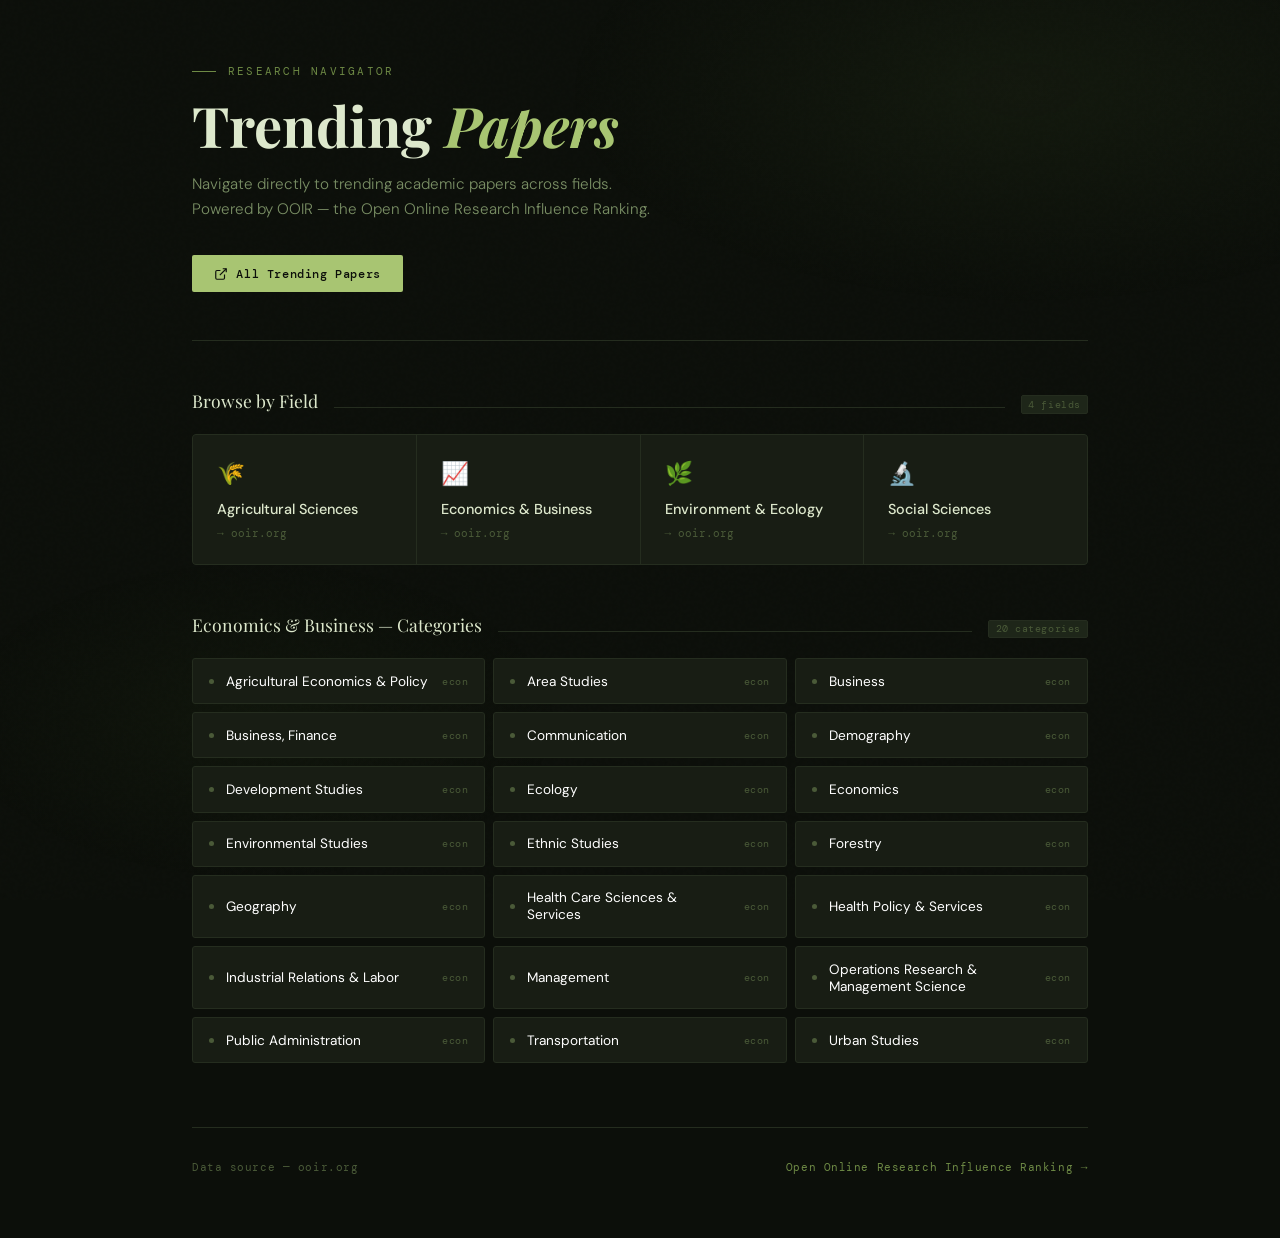
<file: trending.html>
<!DOCTYPE html>
<html lang="en">
<head>
<meta charset="UTF-8">
<meta name="viewport" content="width=device-width, initial-scale=1.0">
<title>Trending Papers — Research Navigator</title>
<link href="https://fonts.googleapis.com/css2?family=Playfair+Display:ital,wght@0,400;0,700;1,400&family=DM+Mono:wght@300;400;500&family=DM+Sans:wght@300;400;500&display=swap" rel="stylesheet">
<style>
  :root {
    --bg: #0c0f0a;
    --surface: #131710;
    --card: #181d14;
    --border: #252d1f;
    --accent: #a8c572;
    --accent-dim: #6e8a45;
    --accent-glow: rgba(168, 197, 114, 0.12);
    --text: #dde8cc;
    --text-muted: #7a8f65;
    --text-dim: #4a5a38;
    --tag-bg: #1e2619;
    --highlight: #c8e08a;
  }

  * { margin: 0; padding: 0; box-sizing: border-box; }

  body {
    font-family: 'DM Sans', sans-serif;
    background: var(--bg);
    color: var(--text);
    min-height: 100vh;
    overflow-x: hidden;
  }

  /* Atmospheric background */
  body::before {
    content: '';
    position: fixed;
    inset: 0;
    background:
      radial-gradient(ellipse 60% 40% at 80% 10%, rgba(100, 140, 60, 0.08) 0%, transparent 60%),
      radial-gradient(ellipse 40% 30% at 20% 80%, rgba(80, 120, 40, 0.06) 0%, transparent 60%);
    pointer-events: none;
    z-index: 0;
  }

  /* Subtle noise texture */
  body::after {
    content: '';
    position: fixed;
    inset: 0;
    background-image: url("data:image/svg+xml,%3Csvg viewBox='0 0 256 256' xmlns='http://www.w3.org/2000/svg'%3E%3Cfilter id='noise'%3E%3CfeTurbulence type='fractalNoise' baseFrequency='0.9' numOctaves='4' stitchTiles='stitch'/%3E%3C/filter%3E%3Crect width='100%25' height='100%25' filter='url(%23noise)' opacity='0.03'/%3E%3C/svg%3E");
    opacity: 0.4;
    pointer-events: none;
    z-index: 0;
  }

  .container {
    position: relative;
    z-index: 1;
    max-width: 960px;
    margin: 0 auto;
    padding: 0 2rem 4rem;
  }

  /* Header */
  header {
    padding: 4rem 0 3rem;
    border-bottom: 1px solid var(--border);
    margin-bottom: 3rem;
  }

  .header-label {
    font-family: 'DM Mono', monospace;
    font-size: 0.7rem;
    font-weight: 400;
    letter-spacing: 0.2em;
    text-transform: uppercase;
    color: var(--accent-dim);
    margin-bottom: 1rem;
    display: flex;
    align-items: center;
    gap: 0.75rem;
  }

  .header-label::before {
    content: '';
    display: inline-block;
    width: 24px;
    height: 1px;
    background: var(--accent-dim);
  }

  h1 {
    font-family: 'Playfair Display', serif;
    font-size: clamp(2.2rem, 5vw, 3.5rem);
    font-weight: 700;
    line-height: 1.1;
    color: var(--text);
    margin-bottom: 1rem;
  }

  h1 em {
    font-style: italic;
    color: var(--accent);
  }

  .header-desc {
    font-size: 0.95rem;
    color: var(--text-muted);
    font-weight: 300;
    max-width: 480px;
    line-height: 1.7;
  }

  .header-actions {
    margin-top: 2rem;
    display: flex;
    gap: 1rem;
    align-items: center;
    flex-wrap: wrap;
  }

  .btn-primary {
    display: inline-flex;
    align-items: center;
    gap: 0.5rem;
    padding: 0.65rem 1.4rem;
    background: var(--accent);
    color: var(--bg);
    font-family: 'DM Mono', monospace;
    font-size: 0.75rem;
    font-weight: 500;
    letter-spacing: 0.05em;
    text-decoration: none;
    border-radius: 2px;
    transition: all 0.2s ease;
  }

  .btn-primary:hover {
    background: var(--highlight);
    transform: translateY(-1px);
    box-shadow: 0 4px 20px rgba(168, 197, 114, 0.3);
  }

  .btn-primary svg { width: 14px; height: 14px; }

  /* Section headers */
  .section-header {
    display: flex;
    align-items: baseline;
    gap: 1rem;
    margin-bottom: 1.25rem;
  }

  .section-title {
    font-family: 'Playfair Display', serif;
    font-size: 1.1rem;
    font-weight: 400;
    color: var(--text);
  }

  .section-line {
    flex: 1;
    height: 1px;
    background: var(--border);
  }

  /* Field cards - top level */
  .fields-grid {
    display: grid;
    grid-template-columns: repeat(auto-fill, minmax(200px, 1fr));
    gap: 1px;
    background: var(--border);
    border: 1px solid var(--border);
    border-radius: 4px;
    overflow: hidden;
    margin-bottom: 3rem;
  }

  .field-card {
    background: var(--card);
    padding: 1.5rem;
    text-decoration: none;
    color: inherit;
    display: flex;
    flex-direction: column;
    gap: 0.5rem;
    transition: all 0.2s ease;
    position: relative;
    overflow: hidden;
  }

  .field-card::before {
    content: '';
    position: absolute;
    bottom: 0; left: 0; right: 0;
    height: 2px;
    background: var(--accent);
    transform: scaleX(0);
    transform-origin: left;
    transition: transform 0.3s ease;
  }

  .field-card:hover {
    background: var(--surface);
  }

  .field-card:hover::before {
    transform: scaleX(1);
  }

  .field-icon {
    font-size: 1.4rem;
    margin-bottom: 0.25rem;
  }

  .field-name {
    font-family: 'DM Sans', sans-serif;
    font-size: 0.9rem;
    font-weight: 500;
    color: var(--text);
    line-height: 1.3;
  }

  .field-arrow {
    font-family: 'DM Mono', monospace;
    font-size: 0.7rem;
    color: var(--text-dim);
    margin-top: auto;
    transition: color 0.2s, transform 0.2s;
  }

  .field-card:hover .field-arrow {
    color: var(--accent);
    transform: translateX(3px);
  }

  /* Categories section */
  .categories-section {
    margin-bottom: 2rem;
  }

  .categories-grid {
    display: grid;
    grid-template-columns: repeat(auto-fill, minmax(260px, 1fr));
    gap: 0.5rem;
  }

  .cat-link {
    display: flex;
    align-items: center;
    gap: 0.75rem;
    padding: 0.85rem 1rem;
    background: var(--card);
    border: 1px solid var(--border);
    border-radius: 3px;
    text-decoration: none;
    color: #ffffff;
    font-size: 0.85rem;
    font-weight: 400;
    transition: all 0.2s ease;
    position: relative;
    overflow: hidden;
  }

  .cat-link::before {
    content: '';
    position: absolute;
    left: 0; top: 0; bottom: 0;
    width: 2px;
    background: var(--accent);
    transform: scaleY(0);
    transition: transform 0.2s ease;
  }

  .cat-link:hover {
    background: var(--accent-glow);
    border-color: var(--accent-dim);
    color: var(--text);
    padding-left: 1.25rem;
  }

  .cat-link:hover::before {
    transform: scaleY(1);
  }

  .cat-dot {
    width: 5px;
    height: 5px;
    border-radius: 50%;
    background: var(--text-dim);
    flex-shrink: 0;
    transition: background 0.2s;
  }

  .cat-link:hover .cat-dot {
    background: var(--accent);
  }

  .cat-tag {
    margin-left: auto;
    font-family: 'DM Mono', monospace;
    font-size: 0.65rem;
    color: var(--text-dim);
    letter-spacing: 0.05em;
    flex-shrink: 0;
  }

  /* Footer */
  footer {
    margin-top: 4rem;
    padding-top: 2rem;
    border-top: 1px solid var(--border);
    display: flex;
    justify-content: space-between;
    align-items: center;
    flex-wrap: gap;
    gap: 1rem;
  }

  .footer-text {
    font-family: 'DM Mono', monospace;
    font-size: 0.7rem;
    color: var(--text-dim);
    letter-spacing: 0.05em;
  }

  .footer-link {
    font-family: 'DM Mono', monospace;
    font-size: 0.7rem;
    color: var(--accent-dim);
    text-decoration: none;
    letter-spacing: 0.05em;
    transition: color 0.2s;
  }

  .footer-link:hover { color: var(--accent); }

  /* Animations */
  @keyframes fadeUp {
    from { opacity: 0; transform: translateY(16px); }
    to { opacity: 1; transform: translateY(0); }
  }

  header { animation: fadeUp 0.6s ease both; }
  .fields-grid { animation: fadeUp 0.6s ease 0.1s both; }
  .categories-section { animation: fadeUp 0.6s ease 0.2s both; }

  /* Count badge */
  .count-badge {
    display: inline-flex;
    align-items: center;
    justify-content: center;
    background: var(--tag-bg);
    border: 1px solid var(--border);
    border-radius: 2px;
    font-family: 'DM Mono', monospace;
    font-size: 0.65rem;
    color: var(--text-dim);
    padding: 0.1rem 0.4rem;
    letter-spacing: 0.05em;
  }
</style>
</head>
<body>
<div class="container">

  <header>
    <div class="header-label">Research Navigator</div>
    <h1>Trending <em>Papers</em></h1>
    <p class="header-desc">Navigate directly to trending academic papers across fields. Powered by OOIR — the Open Online Research Influence Ranking.</p>
    <div class="header-actions">
      <a href="https://ooir.org/" target="_blank" class="btn-primary">
        <svg viewBox="0 0 24 24" fill="none" stroke="currentColor" stroke-width="2"><path d="M18 13v6a2 2 0 0 1-2 2H5a2 2 0 0 1-2-2V8a2 2 0 0 1 2-2h6"/><polyline points="15,3 21,3 21,9"/><line x1="10" y1="14" x2="21" y2="3"/></svg>
        All Trending Papers
      </a>
    </div>
  </header>

  <!-- Top-level Fields -->
  <div class="section-header">
    <span class="section-title">Browse by Field</span>
    <div class="section-line"></div>
    <span class="count-badge">4 fields</span>
  </div>

  <div class="fields-grid">
    <a href="https://ooir.org/index.php?field=Agricultural+Sciences" target="_blank" class="field-card">
      <div class="field-icon">🌾</div>
      <div class="field-name">Agricultural Sciences</div>
      <div class="field-arrow">→ ooir.org</div>
    </a>
    <a href="https://ooir.org/index.php?field=Economics+%26+Business" target="_blank" class="field-card">
      <div class="field-icon">📈</div>
      <div class="field-name">Economics & Business</div>
      <div class="field-arrow">→ ooir.org</div>
    </a>
    <a href="https://ooir.org/index.php?field=Environment+and+Ecology" target="_blank" class="field-card">
      <div class="field-icon">🌿</div>
      <div class="field-name">Environment & Ecology</div>
      <div class="field-arrow">→ ooir.org</div>
    </a>
    <a href="https://ooir.org/index.php?field=Social+Sciences" target="_blank" class="field-card">
      <div class="field-icon">🔬</div>
      <div class="field-name">Social Sciences</div>
      <div class="field-arrow">→ ooir.org</div>
    </a>
  </div>

  <!-- Economics & Business Categories -->
  <div class="categories-section">
    <div class="section-header">
      <span class="section-title">Economics & Business — Categories</span>
      <div class="section-line"></div>
      <span class="count-badge">20 categories</span>
    </div>

    <div class="categories-grid">
      <a href="https://ooir.org/index.php?field=Economics+%26+Business&category=Agricultural+Economics+%26+Policy" target="_blank" class="cat-link">
        <span class="cat-dot"></span>
        Agricultural Economics & Policy
        <span class="cat-tag">econ</span>
      </a>
      <a href="https://ooir.org/index.php?field=Economics+%26+Business&category=Area+Studies" target="_blank" class="cat-link">
        <span class="cat-dot"></span>
        Area Studies
        <span class="cat-tag">econ</span>
      </a>
      <a href="https://ooir.org/index.php?field=Economics+%26+Business&category=Business" target="_blank" class="cat-link">
        <span class="cat-dot"></span>
        Business
        <span class="cat-tag">econ</span>
      </a>
      <a href="https://ooir.org/index.php?field=Economics+%26+Business&category=Business%2C+Finance" target="_blank" class="cat-link">
        <span class="cat-dot"></span>
        Business, Finance
        <span class="cat-tag">econ</span>
      </a>
      <a href="https://ooir.org/index.php?field=Economics+%26+Business&category=Communication" target="_blank" class="cat-link">
        <span class="cat-dot"></span>
        Communication
        <span class="cat-tag">econ</span>
      </a>
      <a href="https://ooir.org/index.php?field=Economics+%26+Business&category=Demography" target="_blank" class="cat-link">
        <span class="cat-dot"></span>
        Demography
        <span class="cat-tag">econ</span>
      </a>
      <a href="https://ooir.org/index.php?field=Economics+%26+Business&category=Development+Studies" target="_blank" class="cat-link">
        <span class="cat-dot"></span>
        Development Studies
        <span class="cat-tag">econ</span>
      </a>
      <a href="https://ooir.org/index.php?field=Economics+%26+Business&category=Ecology" target="_blank" class="cat-link">
        <span class="cat-dot"></span>
        Ecology
        <span class="cat-tag">econ</span>
      </a>
      <a href="https://ooir.org/index.php?field=Economics+%26+Business&category=Economics" target="_blank" class="cat-link">
        <span class="cat-dot"></span>
        Economics
        <span class="cat-tag">econ</span>
      </a>
      <a href="https://ooir.org/index.php?field=Economics+%26+Business&category=Environmental+Studies" target="_blank" class="cat-link">
        <span class="cat-dot"></span>
        Environmental Studies
        <span class="cat-tag">econ</span>
      </a>
      <a href="https://ooir.org/index.php?field=Economics+%26+Business&category=Ethnic+Studies" target="_blank" class="cat-link">
        <span class="cat-dot"></span>
        Ethnic Studies
        <span class="cat-tag">econ</span>
      </a>
      <a href="https://ooir.org/index.php?field=Economics+%26+Business&category=Forestry" target="_blank" class="cat-link">
        <span class="cat-dot"></span>
        Forestry
        <span class="cat-tag">econ</span>
      </a>
      <a href="https://ooir.org/index.php?field=Economics+%26+Business&category=Geography" target="_blank" class="cat-link">
        <span class="cat-dot"></span>
        Geography
        <span class="cat-tag">econ</span>
      </a>
      <a href="https://ooir.org/index.php?field=Economics+%26+Business&category=Health+Care+Sciences+%26+Services" target="_blank" class="cat-link">
        <span class="cat-dot"></span>
        Health Care Sciences & Services
        <span class="cat-tag">econ</span>
      </a>
      <a href="https://ooir.org/index.php?field=Economics+%26+Business&category=Health+Policy+%26+Services" target="_blank" class="cat-link">
        <span class="cat-dot"></span>
        Health Policy & Services
        <span class="cat-tag">econ</span>
      </a>
      <a href="https://ooir.org/index.php?field=Economics+%26+Business&category=Industrial+Relations+%26+Labor" target="_blank" class="cat-link">
        <span class="cat-dot"></span>
        Industrial Relations & Labor
        <span class="cat-tag">econ</span>
      </a>
      <a href="https://ooir.org/index.php?field=Economics+%26+Business&category=Management" target="_blank" class="cat-link">
        <span class="cat-dot"></span>
        Management
        <span class="cat-tag">econ</span>
      </a>
      <a href="https://ooir.org/index.php?field=Economics+%26+Business&category=Operations+Research+%26+Management+Science" target="_blank" class="cat-link">
        <span class="cat-dot"></span>
        Operations Research & Management Science
        <span class="cat-tag">econ</span>
      </a>
      <a href="https://ooir.org/index.php?field=Economics+%26+Business&category=Public+Administration" target="_blank" class="cat-link">
        <span class="cat-dot"></span>
        Public Administration
        <span class="cat-tag">econ</span>
      </a>
      <a href="https://ooir.org/index.php?field=Economics+%26+Business&category=Transportation" target="_blank" class="cat-link">
        <span class="cat-dot"></span>
        Transportation
        <span class="cat-tag">econ</span>
      </a>
      <a href="https://ooir.org/index.php?field=Economics+%26+Business&category=Urban+Studies" target="_blank" class="cat-link">
        <span class="cat-dot"></span>
        Urban Studies
        <span class="cat-tag">econ</span>
      </a>
    </div>
  </div>

  <footer>
    <span class="footer-text">Data source — ooir.org</span>
    <a href="https://ooir.org/" target="_blank" class="footer-link">Open Online Research Influence Ranking →</a>
  </footer>

</div>
</body>
</html>
</file>
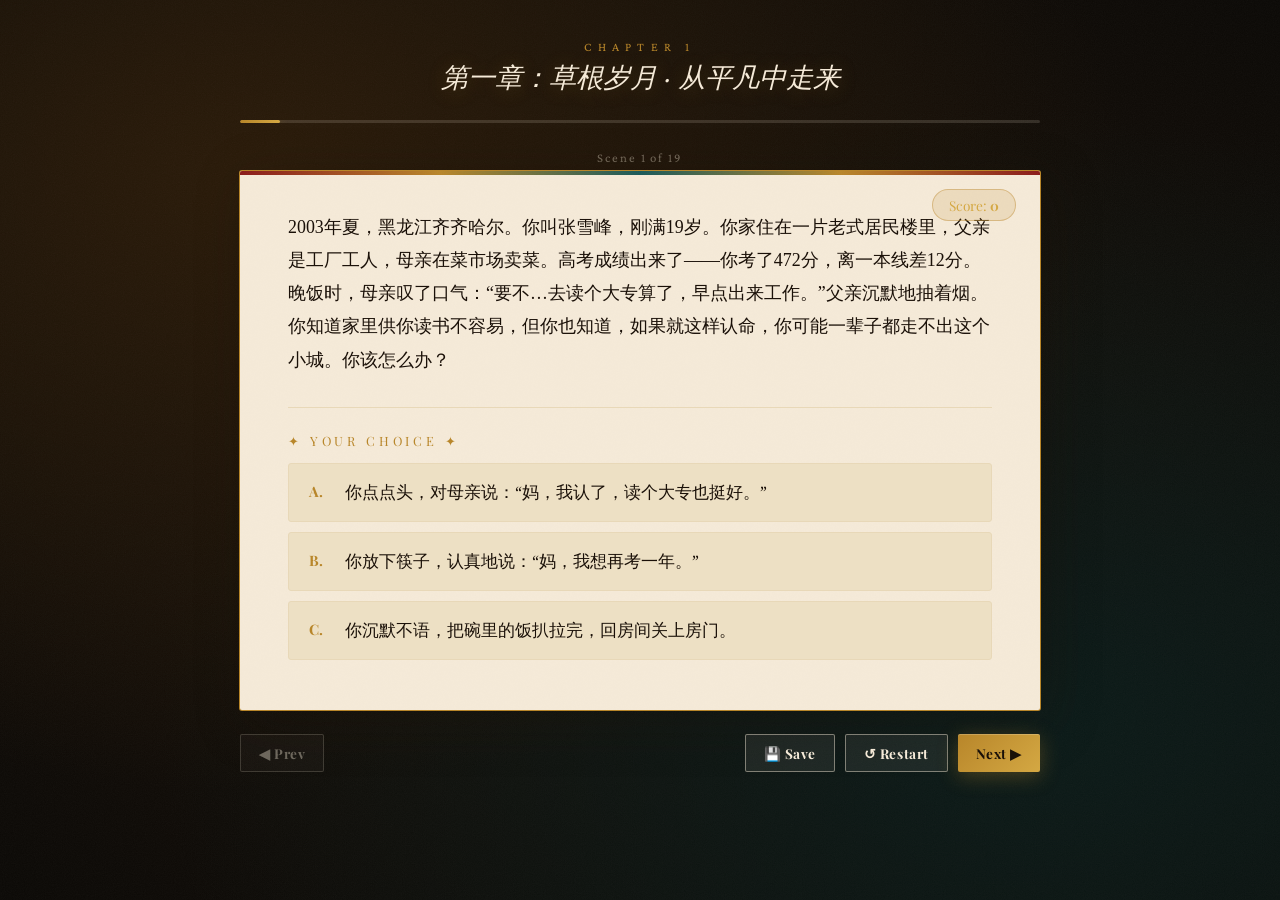
<file: zxf.html>
<!DOCTYPE html>
<html lang="en">
<head>
<meta charset="UTF-8">
<meta name="viewport" content="width=device-width, initial-scale=1.0">
<title>BiographyQuest — The Game</title>
<style>
  @import url('https://fonts.googleapis.com/css2?family=Playfair+Display:ital,wght@0,400;0,700;0,900;1,400;1,700&family=Crimson+Pro:ital,wght@0,300;0,400;0,600;1,300;1,400&family=IM+Fell+English:ital@0;1&display=swap');

  :root {
    --ink: #1a1008;
    --parchment: #f5ead8;
    --parchment-dark: #e8d8b8;
    --parchment-mid: #ede0c4;
    --gold: #b8862a;
    --gold-light: #d4a843;
    --gold-pale: #f0d898;
    --crimson: #8b1a1a;
    --crimson-light: #a82020;
    --teal: #1a5a5a;
    --teal-light: #2a7a7a;
    --shadow: rgba(26,16,8,0.18);
    --shadow-strong: rgba(26,16,8,0.35);
  }

  *, *::before, *::after { box-sizing: border-box; margin: 0; padding: 0; }

  body {
    font-family: 'Crimson Pro', Georgia, serif;
    background: var(--ink);
    color: var(--ink);
    min-height: 100vh;
    overflow-x: hidden;
    position: relative;
  }

  /* === BACKGROUND TEXTURE === */
  body::before {
    content: '';
    position: fixed;
    inset: 0;
    background:
      radial-gradient(ellipse at 20% 20%, #2a1a08 0%, transparent 60%),
      radial-gradient(ellipse at 80% 80%, #0a1a18 0%, transparent 60%),
      radial-gradient(ellipse at 50% 50%, #1a1008 0%, #0a0805 100%);
    z-index: 0;
  }

  body::after {
    content: '';
    position: fixed;
    inset: 0;
    background-image: url("data:image/svg+xml,%3Csvg xmlns='http://www.w3.org/2000/svg' width='400' height='400'%3E%3Cfilter id='noise'%3E%3CfeTurbulence type='fractalNoise' baseFrequency='0.9' numOctaves='4' stitchTiles='stitch'/%3E%3CfeColorMatrix type='saturate' values='0'/%3E%3C/filter%3E%3Crect width='400' height='400' filter='url(%23noise)' opacity='0.04'/%3E%3C/svg%3E");
    z-index: 0;
    pointer-events: none;
  }

  .app-container {
    position: relative;
    z-index: 1;
    min-height: 100vh;
    display: flex;
    flex-direction: column;
    align-items: center;
    justify-content: flex-start;
    padding: 40px 20px 60px;
  }

  /* === ORNAMENTAL DIVIDER === */
  .ornament {
    text-align: center;
    color: var(--gold);
    font-size: 1.2rem;
    letter-spacing: 0.5em;
    margin: 8px 0;
    opacity: 0.7;
  }

  /* === HEADER === */
  .site-header {
    text-align: center;
    margin-bottom: 40px;
    animation: fadeDown 0.8s ease both;
  }

  .site-header .eyebrow {
    font-family: 'Crimson Pro', serif;
    font-size: 0.8rem;
    letter-spacing: 0.4em;
    text-transform: uppercase;
    color: var(--gold);
    margin-bottom: 10px;
  }

  .site-header h1 {
    font-family: 'Playfair Display', Georgia, serif;
    font-size: clamp(2.8rem, 7vw, 5rem);
    font-weight: 900;
    font-style: italic;
    color: var(--parchment);
    line-height: 1;
    text-shadow: 0 4px 30px rgba(184,134,42,0.3), 0 0 80px rgba(184,134,42,0.1);
    letter-spacing: -0.02em;
  }

  .site-header h1 span {
    color: var(--gold-light);
  }

  .site-header .tagline {
    font-family: 'IM Fell English', serif;
    font-style: italic;
    font-size: 1.1rem;
    color: var(--parchment-dark);
    margin-top: 8px;
    opacity: 0.8;
  }

  /* === CARD / BOOK PANEL === */
  .book-panel {
    background: var(--parchment);
    border-radius: 2px;
    max-width: 780px;
    width: 100%;
    box-shadow:
      0 0 0 1px var(--gold),
      0 0 0 4px rgba(184,134,42,0.15),
      8px 12px 50px var(--shadow-strong),
      -2px -2px 0 rgba(255,255,255,0.1) inset;
    position: relative;
    overflow: hidden;
    animation: fadeUp 0.8s ease 0.2s both;
  }

  .book-panel::before {
    content: '';
    position: absolute;
    top: 0; left: 0; right: 0;
    height: 4px;
    background: linear-gradient(90deg, var(--crimson), var(--gold), var(--teal), var(--gold), var(--crimson));
  }

  .book-panel::after {
    content: '';
    position: absolute;
    inset: 0;
    background:
      radial-gradient(ellipse at top left, rgba(255,255,255,0.3) 0%, transparent 40%),
      url("data:image/svg+xml,%3Csvg xmlns='http://www.w3.org/2000/svg' width='200' height='200'%3E%3Cfilter id='n'%3E%3CfeTurbulence type='fractalNoise' baseFrequency='0.65' numOctaves='3'/%3E%3CfeColorMatrix type='saturate' values='0'/%3E%3C/filter%3E%3Crect width='200' height='200' filter='url(%23n)' opacity='0.025'/%3E%3C/svg%3E");
    pointer-events: none;
    z-index: 0;
  }

  .panel-content {
    position: relative;
    z-index: 1;
    padding: 44px 52px;
  }

  @media (max-width: 600px) {
    .panel-content { padding: 28px 24px; }
  }

  /* === UPLOAD SECTION === */
  .section-title {
    font-family: 'Playfair Display', serif;
    font-size: 1.6rem;
    font-weight: 700;
    color: var(--ink);
    margin-bottom: 6px;
  }

  .section-subtitle {
    font-family: 'Crimson Pro', serif;
    font-size: 1rem;
    color: #5a4520;
    margin-bottom: 28px;
    font-style: italic;
    line-height: 1.5;
  }

  .upload-zone {
    border: 2px dashed var(--gold);
    border-radius: 4px;
    padding: 50px 30px;
    text-align: center;
    cursor: pointer;
    transition: all 0.3s ease;
    background: rgba(184,134,42,0.04);
    position: relative;
  }

  .upload-zone:hover, .upload-zone.dragover {
    border-color: var(--gold-light);
    background: rgba(184,134,42,0.1);
    transform: translateY(-2px);
    box-shadow: 0 8px 30px rgba(184,134,42,0.15);
  }

  .upload-zone input[type=file] {
    position: absolute;
    inset: 0;
    opacity: 0;
    cursor: pointer;
  }

  .upload-icon {
    font-size: 3rem;
    margin-bottom: 12px;
    display: block;
    filter: sepia(1) saturate(0.5);
  }

  .upload-zone p {
    font-family: 'Playfair Display', serif;
    font-size: 1.1rem;
    color: var(--ink);
    margin-bottom: 4px;
  }

  .upload-zone small {
    color: #7a6040;
    font-size: 0.88rem;
  }

  .file-selected {
    margin-top: 20px;
    padding: 14px 20px;
    background: rgba(26,90,90,0.08);
    border-left: 3px solid var(--teal);
    border-radius: 2px;
    font-size: 0.95rem;
    color: var(--teal);
    font-family: 'Crimson Pro', serif;
    display: none;
  }

  /* === BUTTONS === */
  .btn {
    display: inline-flex;
    align-items: center;
    gap: 8px;
    font-family: 'Playfair Display', serif;
    font-size: 0.95rem;
    font-weight: 700;
    letter-spacing: 0.04em;
    padding: 13px 28px;
    border: none;
    border-radius: 2px;
    cursor: pointer;
    transition: all 0.25s ease;
    text-decoration: none;
    position: relative;
    overflow: hidden;
  }

  .btn::after {
    content: '';
    position: absolute;
    inset: 0;
    background: rgba(255,255,255,0);
    transition: background 0.2s;
  }

  .btn:hover::after { background: rgba(255,255,255,0.08); }

  .btn-gold {
    background: linear-gradient(135deg, var(--gold), var(--gold-light));
    color: var(--ink);
    box-shadow: 0 4px 20px rgba(184,134,42,0.35), 0 1px 0 rgba(255,255,255,0.2) inset;
  }

  .btn-gold:hover {
    transform: translateY(-2px);
    box-shadow: 0 8px 30px rgba(184,134,42,0.4);
  }

  .btn-crimson {
    background: linear-gradient(135deg, var(--crimson), var(--crimson-light));
    color: var(--parchment);
    box-shadow: 0 4px 20px rgba(139,26,26,0.35);
  }

  .btn-crimson:hover {
    transform: translateY(-2px);
    box-shadow: 0 8px 30px rgba(139,26,26,0.4);
  }

  .btn-teal {
    background: linear-gradient(135deg, var(--teal), var(--teal-light));
    color: var(--parchment);
    box-shadow: 0 4px 20px rgba(26,90,90,0.35);
  }

  .btn-teal:hover {
    transform: translateY(-2px);
    box-shadow: 0 8px 30px rgba(26,90,90,0.4);
  }

  .btn-ghost {
    background: rgba(245,234,216,0.08);
    color: var(--parchment);
    border: 1.5px solid var(--gold);
  }

  .btn-ghost:hover {
    background: rgba(184,134,42,0.25);
    color: var(--gold-pale);
  }

  .btn-sm {
    padding: 9px 18px;
    font-size: 0.85rem;
  }

  .btn:disabled {
    opacity: 0.4;
    cursor: not-allowed;
    transform: none !important;
  }

  .action-row {
    display: flex;
    gap: 14px;
    flex-wrap: wrap;
    margin-top: 30px;
  }

  /* === CSV FORMAT GUIDE === */
  .format-guide {
    margin-top: 30px;
    border-top: 1px solid var(--parchment-dark);
    padding-top: 22px;
  }

  .format-guide summary {
    font-family: 'Playfair Display', serif;
    font-size: 0.95rem;
    color: var(--gold);
    cursor: pointer;
    user-select: none;
    list-style: none;
    display: flex;
    align-items: center;
    gap: 8px;
  }

  .format-guide summary::-webkit-details-marker { display: none; }

  .format-guide[open] summary::before { content: '▾'; }
  .format-guide:not([open]) summary::before { content: '▸'; }

  .col-table {
    margin-top: 16px;
    width: 100%;
    border-collapse: collapse;
    font-size: 0.88rem;
  }

  .col-table th {
    background: var(--parchment-dark);
    padding: 8px 12px;
    text-align: left;
    font-family: 'Playfair Display', serif;
    font-weight: 700;
    font-size: 0.8rem;
    letter-spacing: 0.04em;
  }

  .col-table td {
    padding: 7px 12px;
    border-bottom: 1px solid var(--parchment-dark);
    vertical-align: top;
    line-height: 1.4;
  }

  .col-table tr:nth-child(even) td { background: rgba(0,0,0,0.03); }

  .col-num {
    font-weight: 700;
    color: var(--gold);
    font-family: 'Playfair Display', serif;
    white-space: nowrap;
  }

  /* === SCREEN VISIBILITY SYSTEM === */
  .screen { display: none; }
  .screen.active { display: block; }

  /* === GAME SCREEN === */
  .game-wrapper {
    max-width: 800px;
    width: 100%;
  }

  /* Chapter header */
  .chapter-header {
    text-align: center;
    margin-bottom: 24px;
    animation: fadeDown 0.5s ease both;
  }

  .chapter-label {
    font-family: 'Crimson Pro', serif;
    font-size: 0.78rem;
    letter-spacing: 0.5em;
    text-transform: uppercase;
    color: var(--gold);
    margin-bottom: 4px;
  }

  .chapter-name {
    font-family: 'Playfair Display', serif;
    font-size: 1.7rem;
    font-style: italic;
    color: var(--parchment);
    text-shadow: 0 2px 20px rgba(184,134,42,0.25);
  }

  /* Progress bar */
  .progress-track {
    width: 100%;
    height: 3px;
    background: rgba(245,234,216,0.15);
    border-radius: 3px;
    margin-bottom: 28px;
    overflow: hidden;
  }

  .progress-fill {
    height: 100%;
    background: linear-gradient(90deg, var(--gold), var(--gold-light));
    border-radius: 3px;
    transition: width 0.6s ease;
    box-shadow: 0 0 8px rgba(184,134,42,0.5);
  }

  /* Score badge */
  .score-badge {
    position: absolute;
    top: 18px;
    right: 24px;
    background: rgba(184,134,42,0.15);
    border: 1px solid rgba(184,134,42,0.4);
    border-radius: 100px;
    padding: 6px 16px;
    font-family: 'Playfair Display', serif;
    font-size: 0.85rem;
    color: var(--gold-light);
    z-index: 2;
  }

  .score-badge span { font-weight: 700; }

  /* Page number */
  .page-indicator {
    text-align: center;
    font-family: 'Crimson Pro', serif;
    font-size: 0.8rem;
    color: rgba(245,234,216,0.4);
    margin-bottom: 6px;
    letter-spacing: 0.15em;
  }

  /* Situation text */
  .situation-card {
    background: var(--parchment);
    position: relative;
    border-radius: 2px;
    box-shadow:
      0 0 0 1px var(--gold),
      8px 12px 50px var(--shadow-strong);
    overflow: hidden;
    animation: fadeUp 0.5s ease both;
  }

  .situation-card::before {
    content: '';
    position: absolute;
    top: 0; left: 0; right: 0;
    height: 4px;
    background: linear-gradient(90deg, var(--crimson), var(--gold), var(--teal), var(--gold), var(--crimson));
  }

  .situation-card::after {
    content: '';
    position: absolute;
    inset: 0;
    background: url("data:image/svg+xml,%3Csvg xmlns='http://www.w3.org/2000/svg' width='200' height='200'%3E%3Cfilter id='n'%3E%3CfeTurbulence type='fractalNoise' baseFrequency='0.65' numOctaves='3'/%3E%3CfeColorMatrix type='saturate' values='0'/%3E%3C/filter%3E%3Crect width='200' height='200' filter='url(%23n)' opacity='0.02'/%3E%3C/svg%3E");
    pointer-events: none;
  }

  .situation-inner {
    position: relative;
    z-index: 1;
    padding: 40px 48px;
  }

  @media (max-width: 600px) {
    .situation-inner { padding: 26px 22px; }
  }

  .situation-text {
    font-family: 'IM Fell English', serif;
    font-size: 1.12rem;
    line-height: 1.85;
    color: var(--ink);
    white-space: pre-wrap;
    margin-bottom: 30px;
  }

  /* Choices */
  .choices-section {
    border-top: 1px solid var(--parchment-dark);
    padding-top: 24px;
  }

  .choices-label {
    font-family: 'Playfair Display', serif;
    font-size: 0.8rem;
    letter-spacing: 0.3em;
    text-transform: uppercase;
    color: var(--gold);
    margin-bottom: 14px;
  }

  .choice-btn {
    width: 100%;
    text-align: left;
    padding: 16px 20px;
    margin-bottom: 10px;
    background: var(--parchment-mid);
    border: 1.5px solid var(--parchment-dark);
    border-radius: 3px;
    cursor: pointer;
    transition: all 0.2s ease;
    font-family: 'Crimson Pro', serif;
    font-size: 1.05rem;
    color: var(--ink);
    display: flex;
    gap: 14px;
    align-items: flex-start;
    line-height: 1.5;
    position: relative;
    overflow: hidden;
  }

  .choice-btn::before {
    content: '';
    position: absolute;
    left: 0; top: 0; bottom: 0;
    width: 3px;
    background: transparent;
    transition: background 0.2s;
  }

  .choice-btn:hover:not(:disabled) {
    border-color: var(--gold);
    background: rgba(184,134,42,0.08);
    transform: translateX(3px);
  }

  .choice-btn:hover:not(:disabled)::before { background: var(--gold); }

  .choice-btn:disabled { cursor: default; }

  .choice-letter {
    font-family: 'Playfair Display', serif;
    font-weight: 700;
    font-size: 0.9rem;
    color: var(--gold);
    flex-shrink: 0;
    min-width: 22px;
    margin-top: 1px;
  }

  /* Answer states */
  .choice-btn.correct {
    background: rgba(26,90,90,0.1);
    border-color: var(--teal);
  }

  .choice-btn.correct::before { background: var(--teal); }

  .choice-btn.wrong {
    background: rgba(139,26,26,0.08);
    border-color: var(--crimson);
  }

  .choice-btn.wrong::before { background: var(--crimson); }

  .choice-btn.correct-unselected {
    background: rgba(26,90,90,0.05);
    border-color: rgba(26,90,90,0.4);
  }

  .choice-btn.correct-unselected::before { background: rgba(26,90,90,0.4); }

  .choice-result-icon {
    margin-left: auto;
    font-size: 1.1rem;
    flex-shrink: 0;
  }

  /* Explanation */
  .explanation-card {
    margin-top: 20px;
    padding: 20px 22px;
    border-left: 3px solid var(--gold);
    background: rgba(184,134,42,0.06);
    border-radius: 0 3px 3px 0;
    font-family: 'Crimson Pro', serif;
    font-size: 1rem;
    line-height: 1.65;
    color: #3a2808;
    animation: fadeIn 0.4s ease both;
    display: none;
  }

  .explanation-card.show { display: block; }

  .explanation-label {
    font-family: 'Playfair Display', serif;
    font-size: 0.75rem;
    letter-spacing: 0.3em;
    text-transform: uppercase;
    color: var(--gold);
    margin-bottom: 8px;
  }

  .correct-badge {
    display: inline-block;
    background: var(--teal);
    color: var(--parchment);
    font-size: 0.78rem;
    padding: 3px 10px;
    border-radius: 100px;
    font-family: 'Playfair Display', serif;
    letter-spacing: 0.08em;
    margin-bottom: 10px;
    font-style: normal;
  }

  .wrong-badge {
    display: inline-block;
    background: var(--crimson);
    color: var(--parchment);
    font-size: 0.78rem;
    padding: 3px 10px;
    border-radius: 100px;
    font-family: 'Playfair Display', serif;
    letter-spacing: 0.08em;
    margin-bottom: 10px;
  }

  /* Nav bar */
  .game-nav {
    display: flex;
    gap: 10px;
    flex-wrap: wrap;
    justify-content: space-between;
    align-items: center;
    margin-top: 24px;
    animation: fadeIn 0.4s ease 0.3s both;
  }

  .nav-left, .nav-right { display: flex; gap: 10px; }

  /* Ghost buttons on dark game background need light text */
  .game-nav .btn-ghost {
    color: var(--parchment);
    border-color: rgba(245,234,216,0.45);
    background: rgba(245,234,216,0.07);
  }

  .game-nav .btn-ghost:hover {
    background: rgba(245,234,216,0.15);
    border-color: var(--gold-light);
    color: var(--gold-pale);
  }

  /* === FINAL REPORT === */
  .report-panel {
    background: var(--parchment);
    border-radius: 2px;
    box-shadow: 0 0 0 1px var(--gold), 8px 12px 50px var(--shadow-strong);
    position: relative;
    overflow: hidden;
    animation: fadeUp 0.6s ease both;
  }

  .report-panel::before {
    content: '';
    position: absolute;
    top: 0; left: 0; right: 0;
    height: 4px;
    background: linear-gradient(90deg, var(--crimson), var(--gold), var(--teal), var(--gold), var(--crimson));
  }

  .report-inner {
    padding: 48px 52px;
    position: relative;
    z-index: 1;
  }

  @media (max-width: 600px) { .report-inner { padding: 30px 22px; } }

  .report-title {
    font-family: 'Playfair Display', serif;
    font-size: 2.2rem;
    font-weight: 900;
    font-style: italic;
    color: var(--ink);
    margin-bottom: 6px;
    text-align: center;
  }

  .report-subtitle {
    text-align: center;
    font-family: 'IM Fell English', serif;
    font-style: italic;
    color: #5a4020;
    margin-bottom: 36px;
  }

  .score-circle {
    width: 140px;
    height: 140px;
    border-radius: 50%;
    background: linear-gradient(135deg, var(--gold), var(--gold-light));
    display: flex;
    flex-direction: column;
    align-items: center;
    justify-content: center;
    margin: 0 auto 36px;
    box-shadow: 0 8px 40px rgba(184,134,42,0.4), 0 0 0 8px rgba(184,134,42,0.1), 0 0 0 16px rgba(184,134,42,0.05);
    position: relative;
  }

  .score-pct {
    font-family: 'Playfair Display', serif;
    font-size: 2.4rem;
    font-weight: 900;
    color: var(--ink);
    line-height: 1;
  }

  .score-pct-label {
    font-family: 'Crimson Pro', serif;
    font-size: 0.8rem;
    color: rgba(26,16,8,0.7);
    margin-top: 2px;
  }

  .score-rank {
    text-align: center;
    font-family: 'Playfair Display', serif;
    font-size: 1.2rem;
    font-style: italic;
    color: var(--gold);
    margin-bottom: 30px;
  }

  .stats-row {
    display: flex;
    gap: 16px;
    justify-content: center;
    margin-bottom: 36px;
    flex-wrap: wrap;
  }

  .stat-box {
    flex: 1;
    min-width: 100px;
    padding: 16px;
    background: var(--parchment-mid);
    border: 1px solid var(--parchment-dark);
    border-radius: 3px;
    text-align: center;
  }

  .stat-num {
    font-family: 'Playfair Display', serif;
    font-size: 1.8rem;
    font-weight: 700;
    color: var(--ink);
  }

  .stat-label {
    font-family: 'Crimson Pro', serif;
    font-size: 0.82rem;
    color: #7a6040;
    margin-top: 3px;
  }

  /* Review list */
  .review-title {
    font-family: 'Playfair Display', serif;
    font-size: 1.1rem;
    font-weight: 700;
    color: var(--ink);
    margin-bottom: 14px;
    border-bottom: 1px solid var(--parchment-dark);
    padding-bottom: 10px;
  }

  .review-item {
    display: flex;
    gap: 14px;
    padding: 12px 0;
    border-bottom: 1px solid rgba(0,0,0,0.06);
    align-items: flex-start;
    font-size: 0.92rem;
    line-height: 1.5;
  }

  .review-icon { font-size: 1rem; flex-shrink: 0; margin-top: 1px; }
  .review-q { color: var(--ink); font-family: 'Crimson Pro', serif; }
  .review-q strong { font-family: 'Playfair Display', serif; font-size: 0.88rem; display: block; margin-bottom: 2px; }
  .review-q .chose { font-size: 0.85rem; color: #7a6040; font-style: italic; }

  .report-actions { display: flex; gap: 14px; flex-wrap: wrap; justify-content: center; margin-top: 36px; }

  /* === ANIMATIONS === */
  @keyframes fadeDown {
    from { opacity: 0; transform: translateY(-20px); }
    to   { opacity: 1; transform: translateY(0); }
  }

  @keyframes fadeUp {
    from { opacity: 0; transform: translateY(20px); }
    to   { opacity: 1; transform: translateY(0); }
  }

  @keyframes fadeIn {
    from { opacity: 0; }
    to   { opacity: 1; }
  }

  @keyframes pulse {
    0%, 100% { box-shadow: 0 0 0 0 rgba(184,134,42,0.4); }
    50%       { box-shadow: 0 0 0 10px rgba(184,134,42,0); }
  }

  /* Proceed only mode */
  .proceed-only-msg {
    font-family: 'IM Fell English', serif;
    font-style: italic;
    color: #7a6040;
    font-size: 0.95rem;
    margin-bottom: 10px;
    text-align: center;
  }

  /* Toast */
  .toast {
    position: fixed;
    bottom: 30px;
    left: 50%;
    transform: translateX(-50%) translateY(20px);
    background: var(--ink);
    color: var(--parchment);
    padding: 12px 24px;
    border-radius: 4px;
    font-family: 'Crimson Pro', serif;
    font-size: 0.95rem;
    border: 1px solid var(--gold);
    opacity: 0;
    transition: all 0.35s ease;
    pointer-events: none;
    z-index: 100;
    white-space: nowrap;
  }

  .toast.show {
    opacity: 1;
    transform: translateX(-50%) translateY(0);
  }
</style>
</head>
<body>
<div class="app-container">
  <div id="gameScreen" class="screen active" style="width:100%;max-width:800px;">
    <div class="chapter-header" id="chapterHeader">
      <div class="chapter-label" id="chapterLabel">Chapter 1</div>
      <div class="chapter-name" id="chapterName"></div>
    </div>
    <div class="progress-track"><div class="progress-fill" id="progressFill" style="width:0%"></div></div>
    <div class="page-indicator" id="pageIndicator"></div>
    <div class="situation-card">
      <div class="score-badge" id="scoreBadge">Score: <span id="scoreDisplay">0</span></div>
      <div class="situation-inner">
        <div class="situation-text" id="situationText"></div>
        <div class="choices-section" id="choicesSection" style="display:none;">
          <div class="choices-label">✦ Your Choice ✦</div>
          <button class="choice-btn" id="choiceA" onclick="makeChoice(0)"><span class="choice-letter">A.</span><span id="choiceAText"></span><span class="choice-result-icon" id="iconA"></span></button>
          <button class="choice-btn" id="choiceB" onclick="makeChoice(1)"><span class="choice-letter">B.</span><span id="choiceBText"></span><span class="choice-result-icon" id="iconB"></span></button>
          <button class="choice-btn" id="choiceC" onclick="makeChoice(2)"><span class="choice-letter">C.</span><span id="choiceCText"></span><span class="choice-result-icon" id="iconC"></span></button>
        </div>
        <div class="proceed-only-msg" id="proceedMsg" style="display:none;">— Narration — proceed when ready —</div>
        <div class="explanation-card" id="explanationCard">
          <div class="explanation-label">✦ Historical Truth ✦</div>
          <div id="resultBadge"></div>
          <div id="explanationText"></div>
        </div>
      </div>
    </div>
    <div class="game-nav">
      <div class="nav-left"><button class="btn btn-ghost btn-sm" id="prevBtn" onclick="navigate(-1)">◀ Prev</button></div>
      <div class="nav-right">
        <button class="btn btn-ghost btn-sm" onclick="saveProgress()">💾 Save</button>
        <button class="btn btn-ghost btn-sm" onclick="confirmRestart()">↺ Restart</button>
        <button class="btn btn-gold btn-sm" id="nextBtn" onclick="navigate(1)">Next ▶</button>
      </div>
    </div>
  </div>
  <div id="reportScreen" class="screen" style="width:100%;max-width:720px;">
    <div class="report-panel"><div class="report-inner">
      <div class="report-title">Your Journey's End</div>
      <div class="report-subtitle" id="reportSubtitle"></div>
      <div class="score-circle"><div class="score-pct" id="reportPct">0%</div><div class="score-pct-label">accuracy</div></div>
      <div class="score-rank" id="reportRank"></div>
      <div class="stats-row">
        <div class="stat-box"><div class="stat-num" id="statCorrect">0</div><div class="stat-label">Correct Choices</div></div>
        <div class="stat-box"><div class="stat-num" id="statWrong">0</div><div class="stat-label">Different Paths</div></div>
        <div class="stat-box"><div class="stat-num" id="statSkipped">0</div><div class="stat-label">Narration Scenes</div></div>
        <div class="stat-box"><div class="stat-num" id="statTotal">0</div><div class="stat-label">Total Scenes</div></div>
      </div>
      <div class="review-title">Scene-by-Scene Review</div>
      <div id="reviewList"></div>
      <div class="report-actions"><button class="btn btn-gold" onclick="confirmRestart()">↺ Play Again</button></div>
    </div></div>
  </div>
</div>
<div class="toast" id="toast"></div>
<script>
const scenes = [{"chapter":"1","chName":"第一章：草根岁月 · 从平凡中走来","situation":"2003年夏，黑龙江齐齐哈尔。你叫张雪峰，刚满19岁。你家住在一片老式居民楼里，父亲是工厂工人，母亲在菜市场卖菜。高考成绩出来了——你考了472分，离一本线差12分。晚饭时，母亲叹了口气：“要不…去读个大专算了，早点出来工作。”父亲沉默地抽着烟。你知道家里供你读书不容易，但你也知道，如果就这样认命，你可能一辈子都走不出这个小城。你该怎么办？","options":["你点点头，对母亲说：“妈，我认了，读个大专也挺好。”","你放下筷子，认真地说：“妈，我想再考一年。”","你沉默不语，把碗里的饭扒拉完，回房间关上房门。"],"explains":["选择A意味着你接受了现状，放弃冲击更好大学的机会。但以你的性格，你内心不甘平庸，这个选择会让你在未来无数次后悔。","选择B意味着你选择了一条更艰难的路——复读。你清楚家里经济压力大，但你更清楚，只有考上更好的大学，才有机会真正改变命运。你的决心让父母沉默片刻，最终父亲掐灭烟头：“行，爸再供你一年。”","选择C意味着你选择逃避当下的决定，把问题拖延下去。但时间不等人，复读班的报名明天就截止了，犹豫会让你错过最佳时机。"],"points":[0,1,0],"hasChoice":true},{"chapter":"1","chName":"第一章：草根岁月 · 从平凡中走来","situation":"2004年夏，复读一年后，你考上了郑州大学，虽然专业是被调剂的——给排水科学与工程。大学校园对你来说是全新的世界，你第一次见到这么多来自天南海北的同学。开学第一周，辅导员让大家自我介绍，很多人说自己的目标是考研、考公、进大公司。轮到你时，全班安静下来，都在等这个“东北来的复读生”开口。你站上讲台，看着下面几十双眼睛，突然意识到——这是一个让别人记住你的机会。你准备怎么介绍自己？","options":["你规规矩矩地说：“大家好，我叫张雪峰，来自黑龙江，希望和大家一起好好学习。”","你清了清嗓子，用东北腔大声说：“大家好！我是张雪峰，齐齐哈尔来的。我这人没啥特长，就是话多、爱交朋友。以后谁想找人唠嗑，随时找我！”然后你还顺手模仿了一下赵本山的小品片段，全班笑成一片。","你紧张得手心冒汗，简单说了句“我叫张雪峰”就匆匆走下讲台。"],"explains":["选择A会让你顺利融入班级，但不会给人留下深刻印象。你天生的表现欲和幽默感会让你觉得这样太憋屈。","选择B会让你在开学第一天就成为全班的焦点。虽然有点“社死”，但大家记住了你这个有趣的东北人。这种敢于展示自己的性格，会为你日后在讲台上发光埋下种子。","选择C让你避免了出丑的风险，但也让大家对你没有任何印象。大学四年，你可能会一直活在自己的舒适区里。"],"points":[0,1,0],"hasChoice":true},{"chapter":"1","chName":"第一章：草根岁月 · 从平凡中走来","situation":"大二那年，你发现自己在给排水专业上越学越吃力，高数和流体力学让你头疼。但你意外地发现自己很喜欢参加学校的辩论赛和主持活动——每次站在台上，你都能滔滔不绝，而且同学们爱听你说话。一次校园主持人大赛，你拿了第一名，赛后一个学长拍着你的肩膀说：“雪峰，你这口才，不去干培训行业可惜了。”你第一次听说“培训行业”这个词。与此同时，你的专业课成绩在班里排倒数。期末考试结束后，你开始认真思考一个问题：大学剩下的两年，你是该拼命补专业课，还是把更多时间花在你擅长和喜欢的事情上？","options":["你决定把主要精力放在专业课学习上，每天泡图书馆，争取把绩点拉上来。","你决定“战略放弃”专业课，把课余时间用来参加演讲社团、接校园主持活动，并开始自学一些营销和沟通类的书籍。","你决定两头兼顾，既努力补专业课，又不放弃社团活动，把自己累得每天只睡五小时。"],"explains":["选择A看似稳妥，但你内心清楚，你对工科并没有真正的热情，即使把绩点拉上来，你未来也不会从事相关行业。这会让你在大学后期非常痛苦。","选择B是一次“叛逆”但忠于内心的选择。你意识到自己的优势不在于画图纸，而在于影响人、说服人。这个选择会让你失去拿奖学金的机会，但会让你提前找到自己真正擅长的赛道。","选择C看上去最“平衡”，但实际上两头都做不好。你的精力有限，这样硬撑会让你身心俱疲，而且专业课和社团活动都只能做到及格线。"],"points":[0,1,0],"hasChoice":true},{"chapter":"1","chName":"第一章：草根岁月 · 从平凡中走来","situation":"2007年春天，大四即将毕业。同学们都在忙着投简历、跑招聘会。你的专业课成绩依然平平，但你那套“不务正业”的经历让你在校内小有名气。一天，一个学长找到你，说北京一家考研培训机构正在郑州招人，需要能跑高校、发传单、做咨询的“市场专员”，底薪800加提成。学长犹豫地说：“工资不高，挺苦的，但我觉得你合适。”你看着手里的招聘传单，又想到家里还在等你寄钱回去。你面前摆着两条路。","options":["你决定先去参加几场“正经”的国企招聘会，给排水专业虽然你不喜欢，但好歹是份稳定工作。","你决定接下这个考研机构的offer，去北京闯一闯，哪怕只是从发传单开始。","你决定先不着急工作，再等等看有没有更好的机会，反正离毕业还有几个月。"],"explains":["选择A会让你得到一份月薪2000左右的国企技术员工作，安稳但乏味。你会在这个岗位上干几年，然后慢慢变成一个“一事无成的中年人”——你后来回忆说，这是你最接近“平庸”的时刻。","选择B意味着你选择了一条收入更低、风险更高的路。但你会接触到考研行业，开始研究院校数据，你那天赋般的口才和感染力也终于找到了用武之地。这是你人生的第一个关键转折。","选择C让你错过了这两个机会。几个月后，你既没有国企的offer，考研机构的岗位也招满了，你只能随便找了一份和专业无关的工作，浪费了宝贵的时间。"],"points":[0,1,0],"hasChoice":true},{"chapter":"1","chName":"第一章：草根岁月 · 从平凡中走来","situation":"2007年秋，你刚到北京，住在一间月租300的地下室里，每天骑着破自行车跑遍北京各大高校发传单。你的工作是在校园里摆摊，给路过的学生介绍考研课程。前三个月，你业绩垫底，主管说要“再观察一个月”。一天傍晚，你在北京理工大学门口摆摊，一个戴着眼镜的女生犹豫地走过来问：“老师，我想考本校的研究生，但不知道怎么选专业。”你之前被要求背了一堆话术，但这一刻你突然意识到——那些话术太套路了，你不想这么说。你看着她的眼睛，决定……","options":["你按照公司培训的话术，流利地背了一遍：“同学你好，我们机构有专业的院校分析团队……”","你合上话术本，对她说：“同学，你本科什么专业？你喜欢这个专业吗？如果你只是想要个文凭，我推荐你考这个学院；如果你真想学东西，我建议你考虑另一个方向。”然后你用自己的理解给她分析了两个选择的利弊。","你实话实说：“其实我也不太懂，我也是刚入行，要不你留个电话我回去问问主管？”"],"explains":["选择A会让你完成任务，但那个女生听完大概率不会报名。你也会继续在“话术复读机”的角色里徘徊，无法脱颖而出。","选择B是冒险——你违反了公司规定，没有使用标准话术。但女生听完后很惊讶：“你怎么比我们辅导员还懂？”她后来不仅自己报了名，还拉来了三个同学。你第一次意识到，真诚和专业比话术更重要。这件事让你找到了自己的核心优势。","选择C虽然诚实，但暴露了你的不专业。女生失望地离开了，你失去了一个潜在客户，也失去了建立自信的机会。"],"points":[0,1,0],"hasChoice":true},{"chapter":"1","chName":"第一章：草根岁月 · 从平凡中走来","situation":"2008年，你已经在北京的考研机构干了一年多，从发传单做到了可以上台讲小班课。但你逐渐发现，这家机构的课程设置很死板，老师们都在照本宣科，学生上课昏昏欲睡。你试过在课堂上加点段子活跃气氛，主管把你叫到办公室：“张雪峰，我们是严肃的培训机构，不要搞这些乱七八糟的。”你拿着刚发的1800元工资条，开始认真思考：是继续留在这家机构“稳定”地混着，还是……","options":["你决定听从主管的意见，收敛自己的风格，按部就班地讲课，先保住这份工作再说。","你决定辞职。你打算找一家更灵活、允许你发挥个人风格的新机构，哪怕从头再来。","你决定表面上答应主管，私下里继续在课堂上偷偷加段子，试图“两边都不得罪”。"],"explains":["选择A会让你短期内保住饭碗，但你会越来越压抑。你的讲课风格会被彻底磨平，变成一个平庸的讲师，很快就会被行业淘汰。","选择B意味着你放弃了稳定，选择了一条更冒险但更符合你本性的路。你后来加入了一家刚起步的、愿意让你“折腾”的机构——在那里，你开始真正打磨出后来火遍全网的“相声式讲课”风格。","选择C看上去很聪明，但风险极高。一旦被主管发现，你会被直接开除，而且在这个行业里留下“不守规矩”的名声，得不偿失。"],"points":[0,1,0],"hasChoice":true},{"chapter":"2","chName":"第二章：破茧成蝶 · 从讲师到“网红”","situation":"2016年春天，你已经在考研辅导行业摸爬滚打了近十年。你讲课的风格越来越独特——语速快、段子多、表情夸张，学生们管你叫“考研界郭德纲”。但你只是在一个中等规模的机构里，名气局限在东北和河南的几个城市。一个普通的周三下午，你照常在郑州大学附近的一个小教室里给学生做考研规划讲座。那天你状态很好，讲到34所自主划线院校时，你即兴发挥了一段，语速飞快，把各个学校的特点用段子串了起来。台下有个学生偷偷用手机录了这段视频。下课后，学生跑过来问你：“张老师，我能把这段发到网上吗？”你当时并不在意，随口说了句“行啊”。你完全不知道，这段7分钟的视频，即将彻底改变你的人生。","options":["你同意了，但没当回事，继续按部就班地准备下一场讲座。","你突然警觉起来，让学生把视频删掉，说“还没准备好面对那么多人”。","你让学生把视频发给你先看一下，你觉得合适再让他上传。"],"explains":["选择A让视频顺利上传网络，当晚就获得了数百万播放量。这是你人生最重要的转折点之一，你从一个小众讲师一夜之间成为全网关注的焦点。","选择B会让你暂时保持“安全”，但你会错失那个改变命运的节点。这个视频本可以让你提前几年被大众认识。","选择C看似谨慎，但那个学生后来把视频发给你的过程中出了差错，视频最终没有上传成功。你错过了一次重要的曝光机会。"],"points":[1,0,0],"hasChoice":true},{"chapter":"2","chName":"第二章：破茧成蝶 · 从讲师到“网红”","situation":"2016年夏，那段“7分钟解读34所985”的视频在全网播放量破亿。你走在路上会被认出来，微博粉丝从几千涨到百万。各种邀约蜂拥而至：电视台请你去录节目，企业请你去做演讲，还有几家机构开出千万年薪想挖你。你站在北京国贸的一间写字楼里，面前摆着三份合同：一份是某上市教育集团的“首席讲师”合约，年薪1200万，但要求你以后只能按他们的标准化课件讲课；一份是某直播平台的主播合约，保底800万，但要求你每周直播四天，每天至少三小时，内容以娱乐化为主；还有一份……是你自己写的计划书——你想成立自己的工作室，自己决定讲什么、怎么讲，但启动资金只有这些年攒下的200万。你选择……","options":["你选择签约上市教育集团，拿1200万年薪，做一个“高薪的打工人”。","你选择签约直播平台，利用现在的热度快速变现，做一名“知识主播”。","你选择第三条路——拿出自己的积蓄，成立个人工作室，自己掌握内容创作的主动权。"],"explains":["选择A意味着你会获得巨大的物质回报，但你会失去对内容的掌控权。标准化课件会让你的风格逐渐被抹平，你不再是那个“自由的张雪峰”。","选择B会让你在短期内赚到快钱，但直播平台对流量的极致追求会让你被迫越来越娱乐化、越来越极端，最终口碑反噬。","选择C是最冒险的——你拒绝了所有巨额邀约，选择自己干。这会让你在接下来几年里压力巨大，但你会保持对自己内容的主导权，为你日后创办“峰学蔚来”打下基础。这个选择最符合你的性格——你不愿意被任何人框住。"],"points":[0,0,1],"hasChoice":true},{"chapter":"2","chName":"第二章：破茧成蝶 · 从讲师到“网红”","situation":"2017年，你受邀参加综艺节目《演说家》。录制现场灯光刺眼，台下坐着几百名观众和几位嘉宾。你的演讲主题是“考研能否改变命运”。你准备了大量数据，想论证“对于普通家庭的孩子来说，考上名校是实现阶层跃迁最可行的路径”。演讲结束后，一位嘉宾站起来反驳你：“张老师，你太功利了。人生的价值不是用学历来衡量的，很多没有上过名校的人一样很成功。”现场掌声雷动，摄像机对准了你。你知道，这段对话播出后，会被剪辑、传播、反复讨论。你会被贴上“功利主义者”“学历决定论者”的标签，也可能被无数普通家庭的孩子视为“说出了大实话的人”。你如何回应？","options":["你选择用更激烈的言辞反驳：“你说的那些‘没上过名校的成功人士’，你知道他们背后有多少资源吗？你拿个例来否定统计学规律，这是不负责任的！”","你停顿了几秒，然后平静地说：“你说得对，人生的价值确实不只靠学历。但我想请问，现场有多少观众来自农村、来自县城？你们告诉我，如果不走高考这条路，你们现在会在哪里？我说的不是理想，我说的是现实。”","你尴尬地笑了笑，说：“这个问题太复杂了，我们下来再聊吧。”然后迅速转移话题。"],"explains":["选择A会让你在节目现场赢得气势，但播出后会被剪辑成“张雪峰激烈怒怼嘉宾”的片段，争议会更大，你会被彻底标签化。","选择B让你失去了当场“赢”的快感，但你的这段话让现场沉默了很久。播出后，这个片段引发了更广泛的讨论——有人支持你，有人批评你，但至少，人们开始思考你说的“现实”是什么。这个回应更符合你后来逐渐沉淀下来的形象：犀利但清醒。","选择C让你避开了当场冲突，但也让你失去了表达自己观点的机会。观众会觉得你“理亏”“不敢接招”，对你的专业形象是很大的损害。"],"points":[0,1,0],"hasChoice":true},{"chapter":"2","chName":"第二章：破茧成蝶 · 从讲师到“网红”","situation":"2018年，你的名气达到了顶峰，但也陷入了舆论的漩涡。有人开始逐字逐句地扒你之前的讲课视频，发现你在介绍某些学校时存在数据错误，比如把某所211的录取比例说错了；还有人指责你“地域黑”，说你在调侃某些省份的考生时“过分了”。微博上，“张雪峰道歉”的话题冲上热搜第一。你的团队慌了，建议你发一份“标准公关稿”，把锅甩给“口误”和“节目效果”。你坐在办公室里，看着屏幕上不断攀升的恶评，你知道这一次不是靠幽默能糊弄过去的。你选择……","options":["你接受团队的建议，发一份官方声明：“因本人备课不严谨，部分数据有误，在此向相关院校及同学致歉。”但把调侃的内容说成是“幽默表达，请勿过度解读”。","你发了一条长微博，没有用公关稿，而是自己写的：“数据错了是我的问题，我认，以后会更加严谨。关于调侃，我本意不是地域黑，但如果有人觉得被冒犯了，我道歉。但我不会因此改变讲课风格，因为我的学生需要的是能听进去的课，不是一本正经的教材。”","你选择沉默，不回应任何争议，觉得“过几天大家就忘了”。"],"explains":["选择A会让你安全度过这次危机，但很多人会觉得你在“打太极”，反而加深了“张雪峰不严谨、爱甩锅”的印象。","选择B是一次冒险——你承认了错误，但也明确表达了“我不会改风格”的态度。这让一部分人更讨厌你，但也让很多学生觉得你“真实”。你后来回忆，这条微博让你流失了一些路人缘，但核心粉丝更铁了。你选择直面问题，而不是逃避。","选择C是最糟糕的应对方式。沉默只会让舆论发酵，质疑声会越来越大，你的口碑会受到长期损害。"],"points":[0,1,0],"hasChoice":true},{"chapter":"2","chName":"第二章：破茧成蝶 · 从讲师到“网红”","situation":"2019年，你已经是一个“争议人物”了。喜欢你的人觉得你是“唯一说真话的老师”，讨厌你的人觉得你是“贩卖焦虑的投机者”。这一年，你开始频繁失眠。有天深夜，你刷到一条私信，是一个河南农村的男生发的：“张老师，我听了你的课，考上了西南大学。我爸在工地上摔断了腿，本来想让我辍学，但我拿着录取通知书给他看，他哭了。谢谢你。”你盯着屏幕看了很久。你突然意识到，外面那些骂你的人也好、捧你的人也好，其实都离你很遥远。真正让你走到今天的，是那些在深夜里听你讲课、想靠一场考试改变命运的孩子。你想为他们做得更多。第二天早上，你做了一个决定。","options":["你决定继续沿着老路走——接更多的商业演讲、上更多的综艺、把个人IP变现最大化。毕竟，热度不等人。","你决定收缩商业活动，把更多精力投入到“高考志愿填报指导”这个新领域。你发现，相比于考研，高考志愿填报是更多普通家庭孩子面临的第一个、也是最关键的选择。你希望能帮他们在这一步就少走弯路。","你决定减少工作量，多休息、多陪家人，先把自己的身体和心理状态调整好再说。"],"explains":["选择A会让你在接下来两三年里赚到更多的钱，但你会越来越疲惫，越来越像一个“流量明星”而不是老师。你内心的空虚感会越来越强。","选择B意味着你主动“降温”——减少曝光、推掉综艺、花大量时间重新整理全国高校的录取数据。这会让你短期内收入下降、热度降低，但你会找到一个新的、更扎实的方向：高考志愿填报。这个选择为你后来创办“峰学蔚来”埋下了最重要的伏笔。","选择C看上去很“养生”，但你的性格决定了你闲不下来。强行减少工作会让你焦虑，而且那些需要你的孩子也会失去一个重要的指路人。"],"points":[0,1,0],"hasChoice":true},{"chapter":"3","chName":"第三章：商海沉浮与自我重塑 · 从个体IP到企业家","situation":"2021年，你已经从考研辅导成功拓展到高考志愿填报领域，积累了庞大的粉丝基础。但你也越来越清楚地意识到一个问题：你是一个人在战斗。所有课程内容、所有公开回应、所有商业决策都压在你一个人身上。你每天工作16个小时，微信消息永远回不完。你知道，如果哪天你倒下了，这一切都会消失。你开始认真思考：是继续做那个“永远在线”的张老师，还是……","options":["你决定保持现状，继续以个人IP为核心运营。你觉得一旦成立团队、搞公司，就会变得“不纯粹”，会失去和学生的直接连接。","你决定在苏州成立一家公司——“峰学蔚来”。你打算把个人经验系统化，招募团队，把课程研发、咨询服务、内容输出都变成可持续的产品。这意味着你要从“老师”变成“老板”。","你决定找一个合伙人，把自己50%的股份分出去，让对方负责管理，你只负责讲课。"],"explains":["选择A会让你继续享受“一个人说了算”的自由，但你的身体和精力已经快到极限了。没有团队支撑，任何一个意外都可能让你的事业崩塌。","选择B意味着你进入一个全新的、你不熟悉的领域——管理。你可能会踩很多坑，可能会因为不懂管理而交“学费”，但这是让你的影响力持续下去的唯一路径。你选择了从“个体户”变成“企业家”。","选择C看上去是一个折中方案，但找到一个既懂教育又懂管理、还和你合拍的合伙人非常困难。这个过程会浪费你大量时间，而且股权分配也可能引发后续矛盾。"],"points":[0,1,0],"hasChoice":true},{"chapter":"3","chName":"第三章：商海沉浮与自我重塑 · 从个体IP到企业家","situation":"2022年，“峰学蔚来”成立一年了。你发现当老板比当老师难多了：员工要发工资，产品要迭代，客户要服务，还要应对各种突如其来的舆情。最让你头疼的是团队管理——你招来的几个年轻讲师很有才华，但总想模仿你的风格，结果学不像，还被学生吐槽“东施效颦”。你开会时发了火：“能不能有点自己的东西？”会后，一个你亲自带的徒弟找到你，委屈地说：“张老师，我是因为喜欢你的风格才来的，但每次我想尝试点新东西，你就觉得不对。你到底想要什么？”你愣住了。你意识到，你可能在无意识中要求所有人都成为“第二个张雪峰”。那天晚上，你想了很久。你决定……","options":["你决定坚持自己的标准：公司出品的内容必须有“张雪峰风格”，不符合的一律重做。你觉得这是保证品牌质量的方式。","你决定放下“师父”的架子，找那个徒弟深谈一次。你告诉他：“我之前错了。你不要学我，你要找到你自己的风格。我给你平台，你去做你真正想做的内容。做砸了我兜底，做成了是你自己的。”","你决定不再亲自带新人，把培训工作交给职业经理人，自己只负责直播和讲课。"],"explains":["选择A会让你的公司在短期内保持“统一风格”，但会扼杀团队成员的创造力。优秀的人会陆续离开，公司会变成一个“张雪峰复制工厂”。","选择B是一次痛苦的自我调整——你承认自己作为管理者还不够成熟。但你给了年轻人空间，后来那个徒弟做出了一个很受欢迎的系列课程，风格和你完全不同，但同样成功。你学会了从“明星”变成“平台”。","选择C让你逃避了管理的难题，但职业经理人无法理解教育行业的特殊性，新人的培养质量反而下降，公司的内容创新能力越来越弱。"],"points":[0,1,0],"hasChoice":true},{"chapter":"3","chName":"第三章：商海沉浮与自我重塑 · 从个体IP到企业家","situation":"2023年底，一场更大的舆论风暴袭来。你在一次直播中说了一句“文科都是服务业”，瞬间被截取传播，引爆全网。话题#张雪峰文科都是服务业#冲上热搜第一，阅读量破十亿。批评者说你“侮辱文科生”“价值观扭曲”“把教育变成生意”。支持者说你“说了大实话”“文科生就业确实难”。你的团队紧急开会，建议你立刻道歉、删除直播回放、暂时停播避风头。你看着手机里铺天盖地的消息，你知道这和你之前遇到的所有争议都不一样——这次直接触动了千万文科生和文科从业者的神经。你选择……","options":["你按照团队的建议，发布道歉声明，删除争议内容，暂时停播“避风头”。","你没有发正式道歉声明，而是在第二天照常开播。直播中，你平静地说：“昨天的‘服务业’说法引起了很大争议。我解释一下：我说的‘服务业’是指工作本质上都是在服务他人，包括我自己也是在服务学生和家长。如果我的表达让大家觉得我在贬低文科，那是我表述不当。但我坚持我的核心观点：在目前的就业环境下，文科生确实需要更务实的职业规划。”然后你继续讲志愿填报，没有再多做纠缠。","你发了一条长微博，承认自己“说错了话”，向所有文科生道歉，并宣布以后不再讨论文科相关的话题。"],"explains":["选择A会让你暂时平息舆论，但很多人会觉得你“认怂了”“被流量反噬”。这次退缩会让你在接下来一段时间里变得小心翼翼，失去以往那种“敢说”的锐气。","选择B是一次风险极高的操作——你没有回避，而是用更理性的方式重新阐述了自己的观点，同时没有停下工作。这会让一部分反对者更愤怒，但也让很多人重新审视你的原话到底在说什么。你后来回忆，这是你“从网红向行业专家过渡”的一次关键表态。","选择C看上去是最彻底的“认错”，但你主动放弃了在文科就业问题上的话语权。以后你再想讨论相关话题时，会被人反复拿这条微博来打脸，你的公信力会大打折扣。"],"points":[0,1,0],"hasChoice":true},{"chapter":"3","chName":"第三章：商海沉浮与自我重塑 · 从个体IP到企业家","situation":"2024年，“峰学蔚来”已经走上正轨，团队超过百人，业务涵盖高考志愿填报、考研规划、研学营、图书出版等多个领域。你从那个在地下室发传单的年轻人，变成了身家过亿的企业家。但你也发现，自己越来越忙，离学生越来越远。以前你能在课后和学生聊半小时，现在你的日程被会议、商务洽谈、直播排满。有一天，一个从外地坐了12小时硬座来找你咨询的高中生，在公司楼下等了四个小时，最后只和你合了一张影，就被助理“请”走了。你回到办公室，看到那个孩子在你微博下的留言：“张老师，我就是想当面谢谢你。三年前听了你的课，我从县城考上了市里的重点高中。明年我要高考了，希望你能再给我讲一次话。”你放下手机，沉默了很久。你意识到，如果再这样下去，你会变成一个“成功的商人”，但再也不是那个“张老师”了。你决定……","options":["你决定维持现状。公司已经做大了，你是CEO，不可能再像以前那样“一对一”服务每个学生。你把更多精力放在公司管理和新业务拓展上。","你决定每周至少留出半天时间，不安排任何商务活动，专门用来免费接听学生的咨询电话。你知道这“效率很低”，但你觉得这是提醒自己“从哪里来”的方式。你还在公司内部设立了一个“学生直通车”通道，确保每一个想联系你的学生都能在48小时内得到回复。","你决定把公司交给合伙人管理，自己重新回归一线，全职做讲课和咨询，收入减少也在所不惜。"],"explains":["选择A会让你成为一个更“高效”的企业家。公司会继续扩张，你的财富会继续增长。但你心里那个“张老师”会慢慢死去。很多年后，你会发现自己再也讲不出当年那些让学生眼睛发亮的话了。","选择B意味着你主动“降效”——你牺牲了一部分商业利益，换取和学生的连接。这不会写在任何财报上，但会让你在忙碌的商人生活中，依然能触摸到自己最初的热情。你选择了做一个“有钱但没忘本的张雪峰”。","选择C让你彻底回归了初心，但公司失去核心IP后，业务会迅速萎缩，团队可能面临裁员甚至解散。你的理想主义可能会伤害那些跟着你一起打拼的员工。"],"points":[0,1,0],"hasChoice":true},{"chapter":"4","chName":"终章：燃尽的生命 · 猝然落幕","situation":"2023年6月的一个深夜，苏州。你刚刚结束一场长达四小时的直播，从椅子上站起来的一瞬间，胸口像被一块巨石压住，闷得喘不过气。助理发现你脸色苍白、额头冒汗，立刻叫了救护车。急诊室里，医生看着你的检查报告，皱着眉说：“张老师，你这心脏已经有问题了。心肌缺血，加上长期熬夜、压力大。你必须住院，至少休养两周。”你躺在病床上，手机还在不停震动——明天的直播、后天的会议、下周的讲座……你心里清楚，这个节骨眼上，公司刚刚推出新的课程产品，团队上百号人等着你带队冲业绩。但医生的话也像一记警钟敲在心上。你选择……","options":["你对医生说：“医生，我实在走不开，给我开点药，我回去注意休息就行。”当天晚上你就办了出院，第二天照常出现在直播间。","你听从医生的建议，住进了医院。你在病床上用手机处理必要的工作，但把大部分事务交给了团队。你第一次连续十天没有直播。出院时，医生再三叮嘱：“以后不能再这么拼了，要规律作息，适量运动。”","你和医生讨价还价，只住三天院就强行出院，签了“后果自负”的保证书。"],"explains":["选择A让你保住了“全勤”的纪录，公司业务也没有因为你的缺席而中断。但你错过了身体发出的第一次、也是最强烈的警告。你告诉自己“等忙完这阵子就休息”，但这个“阵子”再也没有结束。","选择B让你在2023年夏天暂时停下了脚步。你被迫学会了“放手”，团队在你缺席的十天里依然运转。你开始认真对待医生的建议，重新规划作息，甚至在公司健身房摆了一台跑步机。这个选择为你争取了两年多的时间，但也仅仅是“争取”——因为你骨子里那个停不下来的张雪峰，终究还是没学会真正的休息。","选择C看上去是“折中”，但实际上是最危险的选择。三天的住院根本不够，你的身体没有得到充分恢复。出院后你马上投入高强度工作，隐患反而比选择A更大。"],"points":[0,1,0],"hasChoice":true},{"chapter":"4","chName":"终章：燃尽的生命 · 猝然落幕","situation":"2026年3月，距离那次住院已经过去将近三年。你确实比以前注意身体了——不再天天熬夜，每周会去跑几次步，中午也常在公司健身房的跑步机上锻炼。员工们看到你在跑步机上挥汗如雨的样子，都说“张老师现在讲究养生了”。但你心里清楚，你只是把“拼命”换了一种方式：跑步的时候，耳机里放的不是音乐，而是课程录音；跑步结束后，等待你的是排满的会议和直播。3月的苏州天气转暖，你明显感觉到公司今年的压力比往年更大——高考临近，志愿填报季的咨询量暴增，你的日程表从早上八点排到凌晨。3月24日这天中午，你像往常一样来到公司健身房，走上跑步机。你设定了5公里的目标，戴上耳机，按下启动键。你选择……","options":["你按照习惯，把跑步速度设定在每小时10公里，打算用30分钟跑完5公里，然后洗个澡去开下午两点的会。","你把速度调低到每小时7公里，打算慢跑30分钟，同时把耳机里的课程录音换成舒缓的音乐。你告诉自己：“今天状态一般，悠着点。”","你把速度调到每小时12公里，打算用更短的时间跑完，省出时间多准备一下下午的会议资料。"],"explains":["选择A是你过去三年里做了无数次的选择——用最高效的方式完成锻炼，然后立刻投入工作。你的身体在日复一日的“高效”中早已透支，只是你自己没有察觉。这个中午，当你的心率在跑步机上飙升到危险阈值时，你的心脏再也承受不住了。","选择B是你极少做出的选择——对自己“手下留情”。慢跑、听音乐、给自己一个真正放松的半小时。这个选择会让你错过下午两点的会，但会让你活下来。在故事的这个节点，你需要选择“慢下来”。","选择C是你最不应该做的选择——你已经透支了身体，还要用更高强度来压榨自己。这会让悲剧发生得更快、更突然。"],"points":[0,1,0],"hasChoice":true},{"chapter":"4","chName":"终章：燃尽的生命 · 猝然落幕","situation":"2026年3月24日，中午12点26分。你在公司健身房的跑步机上突然感到一阵剧烈的胸闷，和2023年那次完全不同——这次像有人在你胸口猛击一拳，剧痛从胸口蔓延到左臂和下巴。你本能地按下跑步机的急停键，踉跄着走下机器，扶住墙壁。几秒钟后，你的视线开始模糊，双腿发软，整个人沿着墙壁滑坐在地上。健身房的灯光明晃晃地刺眼，你听到远处似乎有人在喊“张老师”，但声音越来越远。你的手机就掉在旁边地板上，屏幕亮着，是一条未读消息——来自那个河南农村的男生：“张老师，我研究生毕业了，考上老家县城的公务员了。谢谢你。”你已经看不清屏幕上的字了。在意识消散前的最后几秒，你想起了一个画面：2004年，郑州大学的教室里，一个东北口音的大一新生站在讲台上，对着全班同学说——“大家好，我是张雪峰。”此刻，你……","options":["你已经没有力气做出任何反应了。","你用尽最后一丝力气，想伸手去够掉在地上的手机，想给妻子发一条消息，想给公司的合伙人打一个电话，想再看一眼那个考上公务员的男生的留言。但你的手只抬起了一点点，就无力地垂下了。","你努力张开嘴，想喊出“救命”，但喉咙里只发出一丝微弱的气音。"],"explains":["这是故事的终点。在人生的最后一个节点，你没有任何选择——或者说，所有选项都通向同一个结局。你的生命停在了41岁，停在了你为之奋斗了大半生的那条路上。","这是一个没有“正确选择”的节点。游戏设计在这里不再让玩家“赢得分数”，而是让玩家面对一个沉重的事实：有些东西，失去了就是失去了。张雪峰的一生，像一支燃到尽头的蜡烛——他照亮了无数人前行的路，也燃尽了自己。","无论你做出什么反应，结局都不会改变。你已经走完了张雪峰的人生。"],"points":[0,0,0],"hasChoice":true},{"chapter":"4","chName":"终章：燃尽的生命 · 猝然落幕","situation":"2026年3月24日15时50分，苏州大学附属第二医院。抢救室的灯熄灭了。医生走出来，对着走廊里等待的家人和同事，轻轻摇了摇头。消息传开的那一刻，整个教育圈、无数你曾经帮助过的学生，都被这个消息震住了。你生前最后一条朋友圈定格在前一天晚上，是你拍的公司健身房跑步机的照片，配文是：“今天又跑了五公里，状态不错，明天继续。”后来有人统计，你从事教育行业近二十年，直接或间接帮助过的学生超过千万。你的追悼会那天，苏州下着雨，但殡仪馆门口排起了长队——有从全国各地赶来的学生，有你曾经的同事，有你帮助过的家长。人群中，那个河南农村的男生举着一块牌子，上面写着：“张老师，我考上了。”游戏至此，玩家已经走完了张雪峰的一生。根据你在各个关键节点的选择，你将迎来不同的结局。","options":["你的一生，是一场没有停歇的奔跑。你从一个东北小城的普通少年，活成了千万学子心中的“张老师”。你犀利、幽默、清醒，也固执、偏激、停不下来。你改变了很多人的命运，却没能改变自己的结局。","你的一生，是一场遗憾与光芒交织的旅程。你曾在关键时刻选择了“慢下来”，你学会了放手、学会了拒绝、学会了把健康放在工作前面。但你骨子里那股东北人的倔强，终究让你在一次普通的午间锻炼中，倒在了自己最熟悉的地方。","你的一生，是一场不断错过又不断弥补的修行。你做过错误的选择，走过弯路，留下过遗憾。但最终，你还是帮助了足够多的人，让他们记住了“张雪峰”这个名字。"],"explains":["这是游戏的终章回顾页面。无论玩家在前面的节点做出了怎样的选择，最终的结局都指向同一个事实：张雪峰的生命停在了41岁。但不同选择会影响“追悼会”上的细节——那些曾经被你帮助过的人，那些因为你而改变命运的故事，会以不同的方式出现在这个结局里。玩家获得的“分数”决定了结局的侧重点：高分意味着你（作为张雪峰）在生前帮助了更多人、做了更多正确的决定；低分意味着你走了更多弯路、留下了更多遗憾。但无论如何，那个站在郑州大学讲台上的东北少年，已经完成了他的使命。","",""],"points":[0,0,0],"hasChoice":true}];
let answers = new Array(scenes.length).fill(null);
let currentIndex = 0;
let totalScore = 0;
const SAVE_KEY = 'biographyQuestSave';

function initGame(savedState) {
  answers = new Array(scenes.length).fill(null);
  totalScore = 0; currentIndex = 0;
  if (savedState) { answers = savedState.answers || answers; currentIndex = savedState.currentIndex || 0; totalScore = savedState.totalScore || 0; }
  showScreen('gameScreen');
  renderScene(currentIndex);
}

function renderScene(idx) {
  const s = scenes[idx];
  document.getElementById('chapterLabel').textContent = 'Chapter ' + s.chapter;
  document.getElementById('chapterName').textContent = s.chName;
  const pct = Math.round(((idx+1)/scenes.length)*100);
  document.getElementById('progressFill').style.width = pct + '%';
  document.getElementById('pageIndicator').textContent = 'Scene ' + (idx+1) + ' of ' + scenes.length;
  document.getElementById('scoreDisplay').textContent = totalScore;
  document.getElementById('situationText').textContent = s.situation;
  const cs = document.getElementById('choicesSection');
  const pm = document.getElementById('proceedMsg');
  if (s.hasChoice) {
    cs.style.display='block'; pm.style.display='none';
    ['choiceAText','choiceBText','choiceCText'].forEach((id,i)=>document.getElementById(id).textContent=s.options[i]);
    ['choiceA','choiceB','choiceC'].forEach(id=>{const b=document.getElementById(id);b.className='choice-btn';b.disabled=false;});
    ['iconA','iconB','iconC'].forEach(id=>document.getElementById(id).textContent='');
  } else { cs.style.display='none'; pm.style.display='block'; }
  document.getElementById('explanationCard').classList.remove('show');
  const ans = answers[idx];
  if (ans !== null && ans !== -1 && s.hasChoice) showChoiceResult(ans, false);
  document.getElementById('prevBtn').disabled = idx === 0;
  document.getElementById('nextBtn').textContent = idx === scenes.length-1 ? 'Finish ✦' : 'Next ▶';
}

function showChoiceResult(chosen, updateScore) {
  const s = scenes[currentIndex];
  ['choiceA','choiceB','choiceC'].forEach((id,i)=>{
    const b=document.getElementById(id); b.disabled=true;
    const ic=document.getElementById(['iconA','iconB','iconC'][i]);
    if(i===chosen&&s.points[i]===1){b.classList.add('correct');ic.textContent='✓';}
    else if(i===chosen&&s.points[i]!==1){b.classList.add('wrong');ic.textContent='✗';}
    else if(i!==chosen&&s.points[i]===1){b.classList.add('correct-unselected');ic.textContent='✓';}
  });
  const isCorrect=s.points[chosen]===1;
  document.getElementById('resultBadge').innerHTML=isCorrect?'<span class="correct-badge">✓ Correct — This matches history!</span>':'<span class="wrong-badge">✗ Not quite — The hero chose differently</span>';
  document.getElementById('explanationText').textContent=s.explains[chosen];
  document.getElementById('explanationCard').classList.add('show');
  if(updateScore&&isCorrect){totalScore+=s.points[chosen];document.getElementById('scoreDisplay').textContent=totalScore;}
}

function makeChoice(chosen) {
  if(answers[currentIndex]!==null)return;
  answers[currentIndex]=chosen;
  showChoiceResult(chosen,true);
  autoSave();
}

function navigate(dir) {
  const s=scenes[currentIndex];
  if(dir===1){
    if(answers[currentIndex]===null){if(s.hasChoice){showToast('Please make a choice before proceeding.');return;}else{answers[currentIndex]=-1;}}
    if(currentIndex===scenes.length-1){showReport();return;}
    currentIndex++;
  } else { if(currentIndex===0)return; currentIndex--; }
  renderScene(currentIndex); autoSave();
}

function saveProgress(){localStorage.setItem(SAVE_KEY,JSON.stringify({scenes,answers,currentIndex,totalScore,savedAt:Date.now()}));showToast('Progress saved! ✦');}
function autoSave(){localStorage.setItem(SAVE_KEY,JSON.stringify({scenes,answers,currentIndex,totalScore,savedAt:Date.now()}));}
function loadSave(){try{const r=localStorage.getItem(SAVE_KEY);return r?JSON.parse(r):null;}catch{return null;}}
function confirmRestart(){if(confirm('Restart?')){localStorage.removeItem(SAVE_KEY);initGame();}}
function showScreen(id){document.querySelectorAll('.screen').forEach(s=>s.classList.remove('active'));document.getElementById(id).classList.add('active');}
function showToast(msg){const t=document.getElementById('toast');t.textContent=msg;t.classList.add('show');setTimeout(()=>t.classList.remove('show'),2500);}

function showReport(){
  showScreen('reportScreen');
  let c=0,w=0,sk=0;
  scenes.forEach((s,i)=>{if(!s.hasChoice){sk++;return;}const a=answers[i];if(a===null||a===-1){sk++;return;}if(s.points[a]===1)c++;else w++;});
  const tot=c+w,pct=tot>0?Math.round((c/tot)*100):0;
  document.getElementById('reportPct').textContent=pct+'%';
  document.getElementById('statCorrect').textContent=c;
  document.getElementById('statWrong').textContent=w;
  document.getElementById('statSkipped').textContent=sk;
  document.getElementById('statTotal').textContent=scenes.length;
  const ranks=['A kindred spirit of the hero','Walking in the hero\'s shadow','A student of history','Still learning the legend','A path all your own'];
  const ri=pct>=90?0:pct>=70?1:pct>=50?2:pct>=30?3:4;
  document.getElementById('reportRank').textContent='"'+ranks[ri]+'"';
  document.getElementById('reportSubtitle').textContent='You matched the hero\'s choices '+pct+'% of the time across '+tot+' decision'+(tot!==1?'s':'');
  const list=document.getElementById('reviewList');list.innerHTML='';
  scenes.forEach((s,i)=>{if(!s.hasChoice)return;const a=answers[i];if(a===null||a===-1)return;const ok=s.points[a]===1;const el=document.createElement('div');el.className='review-item';el.innerHTML='<div class="review-icon">'+(ok?'✓':'✗')+'</div><div class="review-q"><strong>Scene '+(i+1)+' · Ch.'+s.chapter+': '+s.chName+'</strong><div class="chose">You chose: '+['A','B','C'][a]+'. '+s.options[a]+'</div><div style="font-size:0.88rem;color:#5a4020;margin-top:4px;">'+s.explains[a]+'</div></div>';list.appendChild(el);});
  localStorage.removeItem(SAVE_KEY);
}

// Start
const saved = loadSave();
if (saved && saved.scenes && confirm('Resume your saved game?')) {
  scenes.length = 0; saved.scenes.forEach(s=>scenes.push(s));
  initGame(saved);
} else { initGame(); }
</script>
</body>
</html>
</file>
<file: style.css>
* { margin: 0; padding: 0; box-sizing: border-box; }

body {
  font-family: -apple-system, "PingFang SC", "Microsoft YaHei", sans-serif;
  background: #f5f7fa;
  color: #2c3e50;
  line-height: 1.7;
  min-height: 100vh;
}

/* ---- Header ---- */
header {
  background: linear-gradient(135deg, #1a5276 0%, #2e86c1 100%);
  color: #fff;
  padding: 2rem 1.5rem;
  text-align: center;
}

header h1 { font-size: 1.6rem; font-weight: 600; }
header p { font-size: 0.9rem; opacity: 0.85; margin-top: 0.3rem; }

.back-link {
  display: inline-block;
  color: #fff;
  opacity: 0.9;
  text-decoration: none;
  font-size: 0.9rem;
  margin-bottom: 0.5rem;
}
.back-link:hover { opacity: 1; text-decoration: underline; }

/* ---- Main ---- */
main {
  max-width: 800px;
  margin: 0 auto;
  padding: 1.5rem 1rem;
}

/* ---- Home page grid ---- */
.grid {
  display: grid;
  grid-template-columns: repeat(auto-fill, minmax(260px, 1fr));
  gap: 1rem;
}

.card {
  display: block;
  background: #fff;
  border-radius: 10px;
  padding: 1.2rem 1rem;
  text-decoration: none;
  color: #2c3e50;
  box-shadow: 0 2px 8px rgba(0,0,0,0.06);
  transition: transform 0.15s, box-shadow 0.15s;
  border-left: 4px solid #2e86c1;
}
.card:hover {
  transform: translateY(-2px);
  box-shadow: 0 4px 16px rgba(0,0,0,0.1);
}

.card-loading { border-left-color: #bdc3c7; opacity: 0.6; }

.card-number {
  font-size: 0.75rem;
  color: #2e86c1;
  font-weight: 600;
  text-transform: uppercase;
  letter-spacing: 1px;
  margin-bottom: 0.2rem;
}

.card-title { font-size: 1rem; font-weight: 600; margin-bottom: 0.3rem; }

.card-stats { font-size: 0.8rem; color: #7f8c8d; margin-bottom: 0.4rem; }

.card-tags { display: flex; flex-wrap: wrap; gap: 0.3rem; }

.tag {
  display: inline-block;
  font-size: 0.7rem;
  padding: 0.15rem 0.5rem;
  border-radius: 4px;
  background: #eaf2f8;
  color: #1a5276;
}

/* ---- Chapter page: tabs ---- */
.tabs {
  display: flex;
  flex-wrap: wrap;
  gap: 0.4rem;
  margin-bottom: 1.2rem;
}

.tab-btn {
  padding: 0.4rem 0.9rem;
  border: 1px solid #d5dbdb;
  border-radius: 6px;
  background: #fff;
  cursor: pointer;
  font-size: 0.85rem;
  color: #555;
  transition: all 0.15s;
}
.tab-btn:hover { background: #eaf2f8; }
.tab-btn.active {
  background: #2e86c1;
  color: #fff;
  border-color: #2e86c1;
}

/* ---- Question cards ---- */
.question-card {
  background: #fff;
  border-radius: 8px;
  padding: 1rem 1.2rem;
  margin-bottom: 0.8rem;
  box-shadow: 0 1px 4px rgba(0,0,0,0.05);
}

.question-text {
  font-size: 0.95rem;
  margin-bottom: 0.8rem;
  white-space: pre-wrap;
  word-break: break-word;
}

.answer-btn {
  display: inline-block;
  padding: 0.3rem 0.8rem;
  font-size: 0.8rem;
  border: 1px solid #2e86c1;
  border-radius: 5px;
  background: #fff;
  color: #2e86c1;
  cursor: pointer;
  transition: all 0.15s;
}
.answer-btn:hover { background: #eaf2f8; }
.answer-btn.revealed {
  background: #2e86c1;
  color: #fff;
}

.answer-content {
  display: none;
  margin-top: 0.6rem;
  padding: 0.8rem;
  background: #fef9e7;
  border-left: 3px solid #f1c40f;
  border-radius: 4px;
  font-size: 0.9rem;
  white-space: pre-wrap;
  word-break: break-word;
}
.answer-content.visible { display: block; }

/* ---- Footer ---- */
footer {
  text-align: center;
  padding: 1.5rem;
  font-size: 0.8rem;
  color: #95a5a6;
}

/* ---- Empty state ---- */
.empty-state {
  text-align: center;
  padding: 2rem;
  color: #95a5a6;
}

/* ---- Responsive ---- */
@media (max-width: 600px) {
  header { padding: 1.2rem 1rem; }
  header h1 { font-size: 1.2rem; }
  main { padding: 1rem 0.6rem; }
  .grid { grid-template-columns: 1fr; }
  .question-card { padding: 0.8rem; }
  .tabs { gap: 0.3rem; }
  .tab-btn { font-size: 0.78rem; padding: 0.3rem 0.7rem; }
}
</file>
